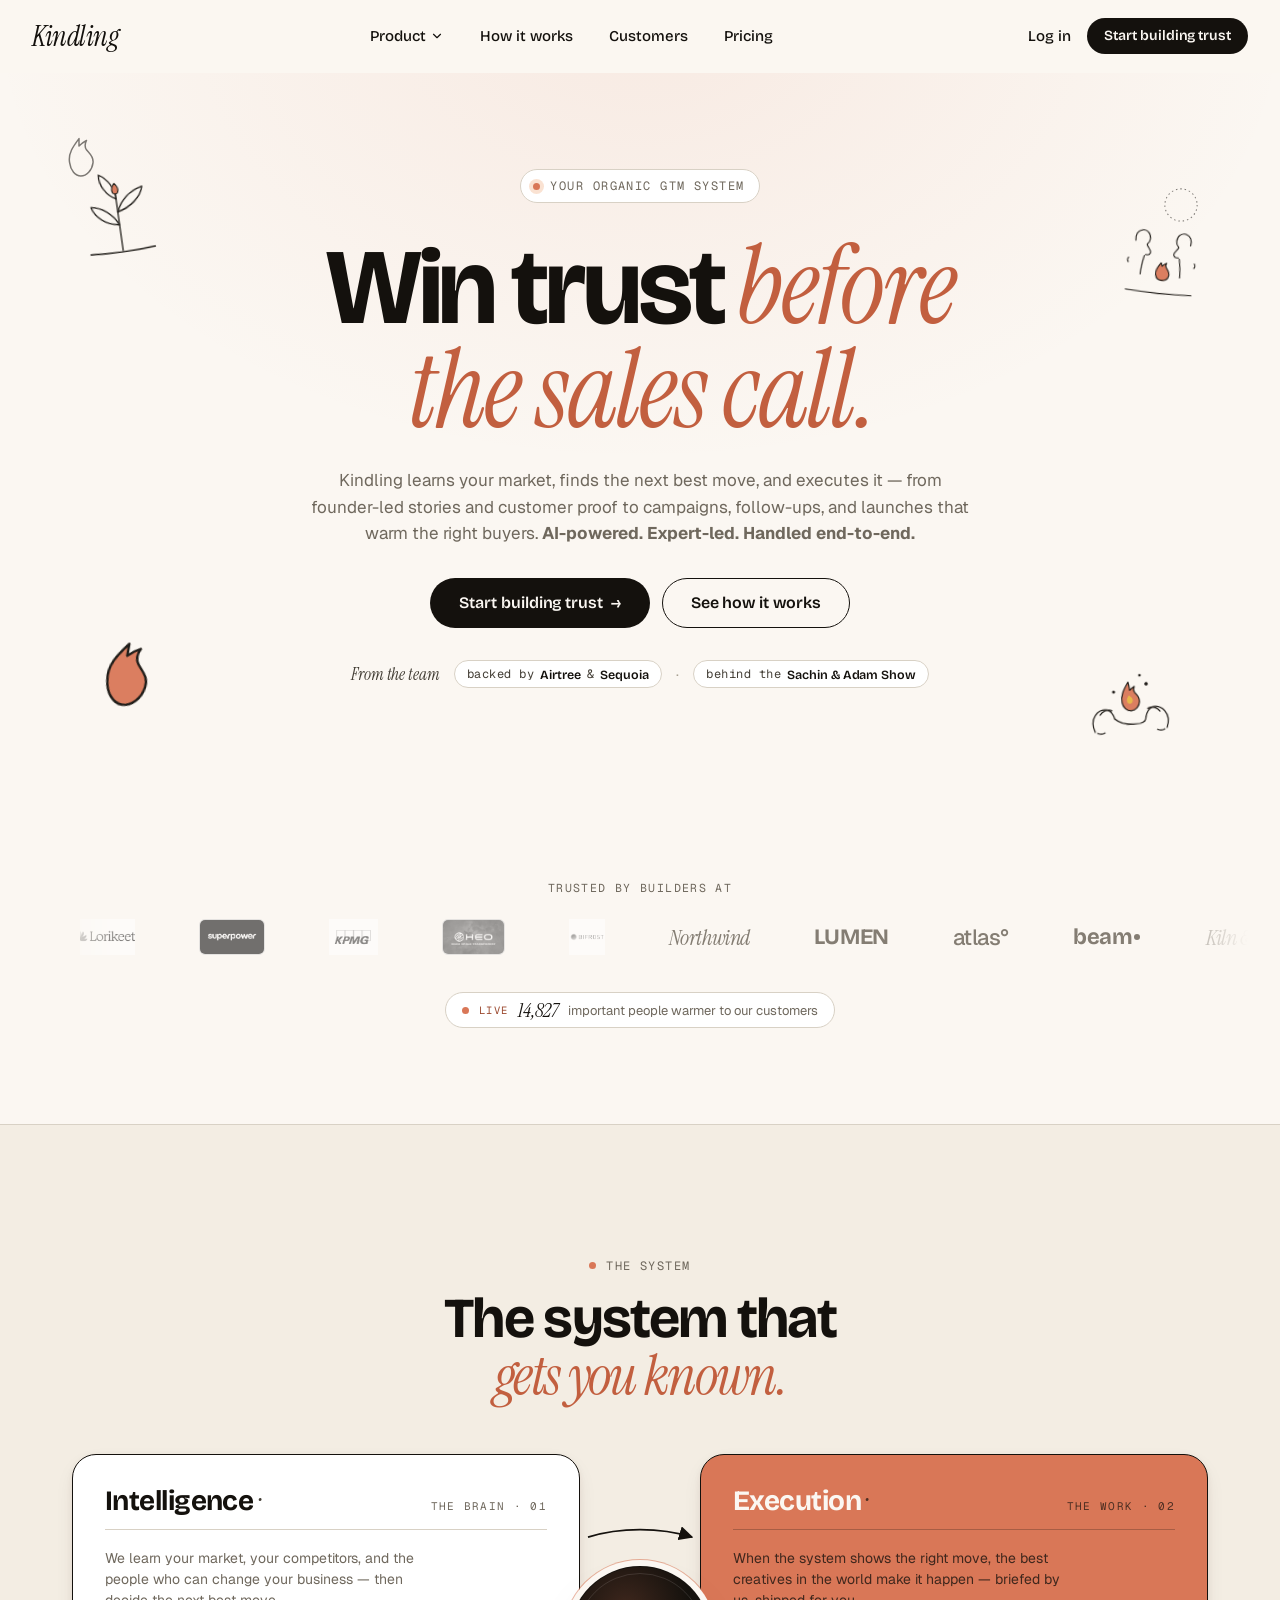
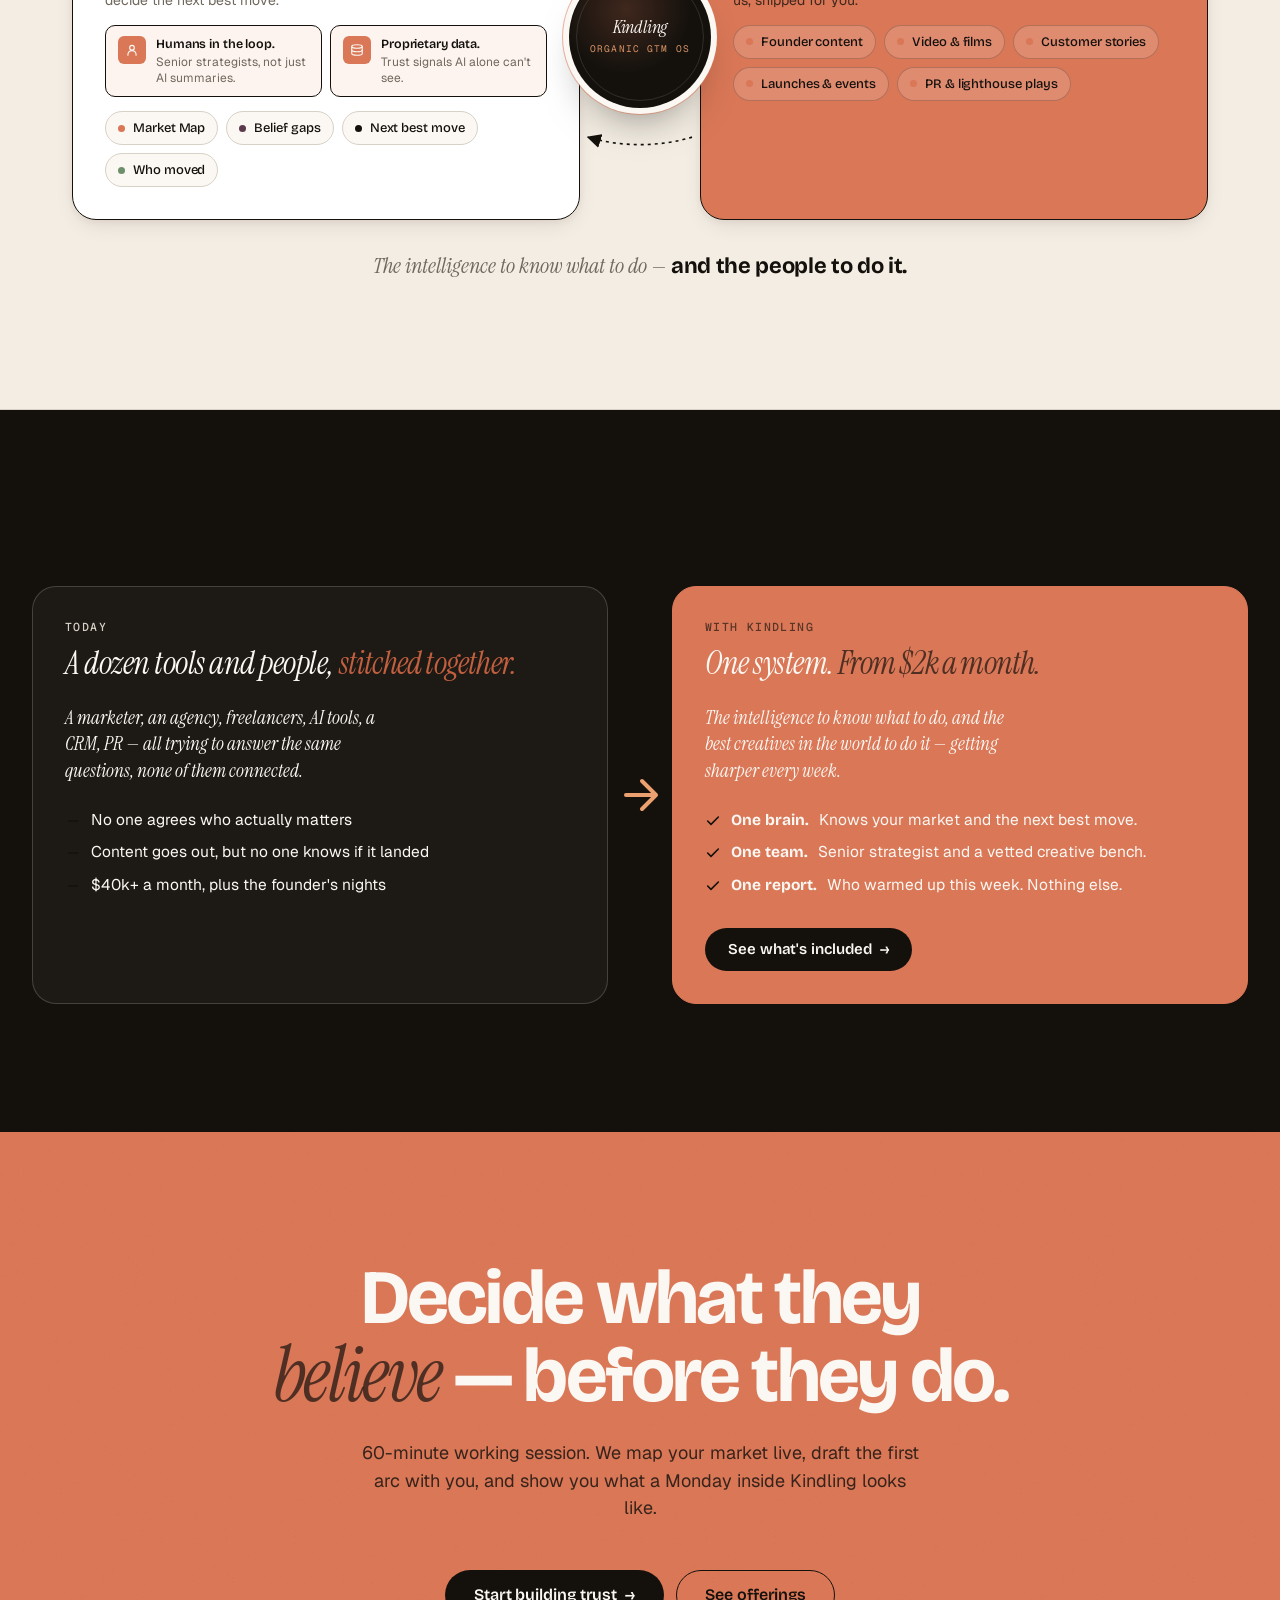
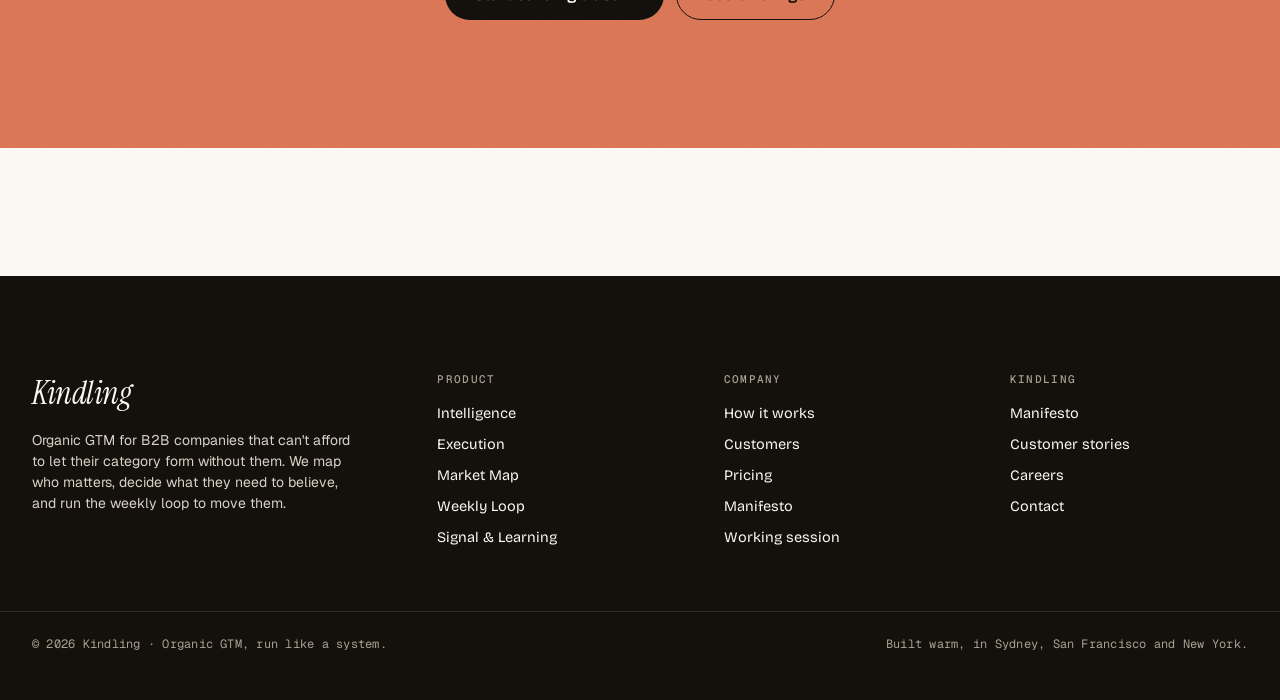
<file: deploy/index.html>
<!doctype html>
<html lang="en">
<head>
<meta charset="utf-8" />
<meta name="viewport" content="width=device-width, initial-scale=1" />
<title>Kindling — Run organic GTM like a system</title>
<template id="__bundler_thumbnail" data-bg-color="#FBF7F2">
  <svg viewBox="0 0 1200 800" xmlns="http://www.w3.org/2000/svg">
    <rect width="1200" height="800" fill="#FBF7F2"/>
    <g transform="translate(600 380)">
      <path d="M0 -180 C -80 -100, -130 -20, -130 60 C -130 150, -70 200, 0 200 C 70 200, 130 150, 130 60 C 130 -20, 80 -100, 0 -180 Z" fill="#D97757" stroke="#14110D" stroke-width="6" stroke-linejoin="round" stroke-linecap="round"/>
      <circle cx="0" cy="100" r="22" fill="#E6B340" opacity="0.85"/>
    </g>
    <text x="600" y="660" text-anchor="middle" font-family="Georgia, serif" font-style="italic" font-size="56" fill="#14110D">Kindling</text>
  </svg>
</template>
<link rel="stylesheet" href="colors_and_type.css" />
<link rel="stylesheet" href="shared.css" />
<style>
  body { background: var(--color-bg); color: var(--color-fg); }
  /* Hand-drawn floating decorations (Clay / Daydream-style) */
  .hero-illus {
    position: absolute;
    pointer-events: none;
    z-index: 1;
    opacity: 0.95;
  }
  .anim-ready .hero-illus {
    opacity: 0.95;
  }
  .hero-illus img { width: 100%; height: 100%; display: block; }
  .hero-illus-1 { top: 8%;  left: 4%;  width: 130px; transform: rotate(-8deg); animation-delay: 0.4s; }
  .hero-illus-2 { top: 18%; right: 5%; width: 110px; transform: rotate(6deg); animation-delay: 0.6s; }
  .hero-illus-3 { bottom: 14%; left: 6%;  width: 92px;  transform: rotate(10deg); animation-delay: 0.8s; }
  .hero-illus-4 { bottom: 8%;  right: 7%; width: 120px; transform: rotate(-4deg); animation-delay: 1.0s; }
  @keyframes heroIllusIn {
    from { opacity: 0; transform: translateY(12px) rotate(var(--from-rot, 0deg)); }
    to   { opacity: 0.95; }
  }
  .hero-illus-1 { animation-name: heroIllus1; }
  .hero-illus-2 { animation-name: heroIllus2; }
  .hero-illus-3 { animation-name: heroIllus3; }
  .hero-illus-4 { animation-name: heroIllus4; }
  @keyframes heroIllus1 { from { opacity: 0; transform: translate(-12px, -8px) rotate(-12deg); } to { opacity: 0.95; transform: rotate(-8deg); } }
  @keyframes heroIllus2 { from { opacity: 0; transform: translate(12px, -8px) rotate(10deg);  } to { opacity: 0.95; transform: rotate(6deg);  } }
  @keyframes heroIllus3 { from { opacity: 0; transform: translate(-12px, 8px)  rotate(14deg); } to { opacity: 0.95; transform: rotate(10deg); } }
  @keyframes heroIllus4 { from { opacity: 0; transform: translate(12px, 8px)  rotate(0deg);   } to { opacity: 0.95; transform: rotate(-4deg); } }

  /* Gentle continuous drift */
  .hero-illus { will-change: transform; }
  .anim-ready .hero-illus-1 { animation: drift1 14s ease-in-out 1s infinite alternate; }
  .anim-ready .hero-illus-2 { animation: drift2 16s ease-in-out 1.2s infinite alternate; }
  .anim-ready .hero-illus-3 { animation: drift3 18s ease-in-out 1.4s infinite alternate; }
  .anim-ready .hero-illus-4 { animation: drift4 15s ease-in-out 1.6s infinite alternate; }
  @keyframes drift1 { to { transform: translate(8px, -6px) rotate(-6deg); } }
  @keyframes drift2 { to { transform: translate(-6px, 8px) rotate(8deg);  } }
  @keyframes drift3 { to { transform: translate(10px, -4px) rotate(7deg); } }
  @keyframes drift4 { to { transform: translate(-10px, -6px) rotate(-2deg);} }
  @media (max-width: 900px) { .hero-illus { display: none; } }
  @media (prefers-reduced-motion: reduce) {
    .hero-illus { animation: none !important; opacity: 0.95 !important; }
  }
  @media (max-width: 900px) {
    .anim-ready .hero-illus-1, .anim-ready .hero-illus-2,
    .anim-ready .hero-illus-3, .anim-ready .hero-illus-4 { animation: none; }
  }

  .hero-inner { z-index: 2; }
  /* Scroll reveal — sections fade in as they enter the viewport */
  .reveal {
    opacity: 1;
    transform: none;
  }
  .anim-ready .reveal {
    opacity: 1;
    transform: none;
  }
  .hero-h .it,
  .ph-h .it,
  .diagram-head h2 .it,
  .cobble h2 .it,
  .cobble-side h4 .it { color: var(--ember-600) !important; }
  .pillar-title .it { color: var(--ink-400) !important; }
  .pillar.right .pillar-title .it,
  .pillar.right .pillar-num,
  .cobble-side.kindling h4 .it,
  .closing h2 .it { color: rgba(20, 17, 13, 0.7) !important; }

  /* ============================================================
     HERO
     ============================================================ */
  .hero {
    position: relative;
    overflow: hidden;
    padding-bottom: var(--space-9);
    min-height: 80vh;
    display: flex;
    align-items: center;
  }
  .hero::after {
    content: "";
    position: absolute;
    inset: -8% -10% auto;
    height: 70%;
    background:
      radial-gradient(ellipse at 50% 0%, rgba(217, 119, 87, 0.10), transparent 60%);
    pointer-events: none; z-index: 0;
  }
  .hero-inner {
    position: relative;
    width: 100%;
    max-width: 1280px;
    margin: 0 auto;
    padding: clamp(var(--space-7), 8vh, var(--space-9)) var(--space-6) var(--space-8);
    margin: 0 auto;
    padding: var(--space-9) var(--space-6) var(--space-7);
    text-align: center;
    display: flex; flex-direction: column; align-items: center;
  }
  .hero-eyebrow,
  .hero-h,
  .hero-lede,
  .hero-cta,
  .trust-built {
    opacity: 1;
    transform: none;
  }
  .anim-ready .hero-eyebrow,
  .anim-ready .hero-h,
  .anim-ready .hero-lede,
  .anim-ready .hero-cta,
  .anim-ready .trust-built {
    opacity: 1;
    transform: none;
  }
  @keyframes heroRise {
    to { opacity: 1; transform: translateY(0); }
  }
  @media (prefers-reduced-motion: reduce) {
    .anim-ready .hero-eyebrow, .anim-ready .hero-h, .anim-ready .hero-lede, .anim-ready .hero-cta, .anim-ready .trust-built {
      animation: none !important; opacity: 1 !important; transform: none !important;
    }
  }

  .hero-eyebrow {
    display: inline-flex; align-items: center; gap: 10px;
    font-family: var(--font-mono); font-size: 12px;
    letter-spacing: var(--tr-eyebrow); text-transform: uppercase;
    color: var(--ink-300);
    padding: 8px 14px 8px 12px;
    border: 1px solid var(--color-line);
    border-radius: var(--radius-pill);
    background: var(--color-bg-elev);
    margin-bottom: var(--space-6);
  }
  .hero-eyebrow .dot {
    width: 7px; height: 7px; border-radius: 50%;
    background: var(--ember-500);
    box-shadow: 0 0 0 4px var(--ember-100);
  }
  .hero-h {
    font-family: var(--font-utility); font-weight: 700;
    font-size: clamp(60px, 8.4vw, 144px);
    line-height: 0.96;
    letter-spacing: -0.04em;
    color: var(--ink-900);
    margin: 0;
    max-width: 16ch;
    text-wrap: balance;
  }
  .hero-h .it {
    font-family: var(--font-display);
    font-style: italic; font-weight: 400;
    letter-spacing: -0.02em;
    color: var(--ember-600);
    margin: 0 -0.04em;
  }
  .hero-lede {
    max-width: 660px;
    margin: var(--space-5) auto var(--space-6);
    font-family: var(--font-body);
    font-size: clamp(17px, 1.2vw, 19px);
    line-height: 1.55;
    color: var(--ink-300);
    text-wrap: pretty;
  }
  .hero-cta { display: flex; gap: var(--space-3); justify-content: center; flex-wrap: wrap; }

  /* Credentials strip */
  .hero-creds {
    margin-top: var(--space-6);
    display: inline-flex; flex-wrap: wrap; align-items: center;
    gap: 10px 14px; justify-content: center;
    font-family: var(--font-mono);
    font-size: 12px;
    letter-spacing: 0.04em;
    color: var(--ink-300);
  }
  .hero-creds .creds-line {
    font-family: var(--font-display);
    font-style: italic;
    font-size: 17px;
    letter-spacing: -0.005em;
    color: var(--ink-400);
  }
  .hero-creds .creds-pill {
    display: inline-flex; align-items: center; gap: 6px;
    padding: 5px 12px;
    background: var(--color-bg-elev);
    border: 1px solid var(--color-line);
    border-radius: var(--radius-pill);
    color: var(--ink-400);
  }
  .hero-creds .creds-pill b {
    color: var(--ink-900);
    font-family: var(--font-utility);
    font-weight: 600;
    font-size: 12.5px;
    letter-spacing: -0.005em;
  }
  .hero-creds .creds-dot {
    color: var(--ink-200);
    font-family: var(--font-body);
    font-size: 14px;
  }
  @media (max-width: 600px) {
    .hero-creds .creds-line { display: block; width: 100%; text-align: center; margin-bottom: 4px; }
    .hero-creds .creds-dot { display: none; }
  }

  /* ============================================================
     LOGO WALL
     ============================================================ */
  .logos {
    padding: var(--space-7) 0 var(--space-9);
    border-bottom: 1px solid var(--color-line);
  }
  .logos-inner { max-width: 1280px; margin: 0 auto; padding: 0 var(--space-6); text-align: center; }
  .logos-eyebrow {
    font-family: var(--font-mono); font-size: 11.5px;
    letter-spacing: var(--tr-eyebrow); text-transform: uppercase;
    color: var(--ink-300); margin-bottom: var(--space-5);
  }
  .logos-row {
    display: flex; flex-wrap: wrap; justify-content: center; align-items: center;
    gap: var(--space-7) var(--space-8);
  }
  .logo-img {
    height: 36px; width: auto; max-width: 180px;
    object-fit: contain;
    filter: grayscale(100%) opacity(0.55);
    transition: filter var(--dur-base) var(--ease-out);
    flex: none;
  }
  .logo-img.dark {
    border-radius: 6px;
    border: 1px solid var(--color-line);
    background: var(--color-bg-elev);
  }
  .logo-img:hover { filter: grayscale(0%) opacity(1); }

  /* ---------- Marquee ---------- */
  .marquee {
    position: relative;
    overflow: hidden;
    width: 100%;
    mask-image: linear-gradient(to right, transparent 0, #000 96px, #000 calc(100% - 96px), transparent 100%);
    -webkit-mask-image: linear-gradient(to right, transparent 0, #000 96px, #000 calc(100% - 96px), transparent 100%);
  }
  .marquee-track {
    display: inline-flex;
    align-items: center;
    gap: 0;
    animation: marquee-scroll 60s linear infinite;
    will-change: transform;
  }
  .marquee-set {
    display: inline-flex;
    align-items: center;
    gap: var(--space-8);
    padding: 0 var(--space-7);
    flex: none;
  }
  @keyframes marquee-scroll {
    from { transform: translateX(0); }
    to   { transform: translateX(-50%); }
  }
  .marquee:hover .marquee-track { animation-play-state: paused; }

  .logo-text {
    font-size: 22px;
    color: var(--ink-300);
    opacity: 0.85;
    letter-spacing: -0.02em;
    white-space: nowrap;
    flex: none;
    transition: opacity var(--dur-base) var(--ease-out), color var(--dur-base) var(--ease-out);
  }
  .logo-text:hover { color: var(--ink-900); opacity: 1; }
  .logo-text.serif { font-family: var(--font-display); font-style: italic; }
  .logo-text.utility { font-family: var(--font-utility); font-weight: 700; }
  .logo-text.body { font-family: var(--font-body); font-weight: 500; }
  .logo-text .d { display: inline-block; width: 6px; height: 6px; border-radius: 50%; background: currentColor; margin: 0 2px 3px; vertical-align: middle; }
  @media (max-width: 700px) {
    .logos-row { gap: var(--space-5) var(--space-6); }
    .logo-img { height: 28px; }
  }

  /* ---------- Live trust ticker ---------- */
  .trust-built {
    margin: var(--space-6) auto 0;
    display: inline-flex;
    align-items: center;
    gap: 10px;
    padding: 7px 16px;
    background: var(--color-bg-elev);
    border: 1px solid var(--color-line);
    border-radius: var(--radius-pill);
  }
  .tb-pulse {
    width: 7px; height: 7px;
    border-radius: 50%;
    background: var(--ember-500);
    box-shadow: 0 0 0 0 rgba(217, 119, 87, 0.55);
    animation: tb-pulse 2.2s var(--ease-out) infinite;
  }
  @keyframes tb-pulse {
    0%, 100% { box-shadow: 0 0 0 0 rgba(217, 119, 87, 0.55); }
    50%      { box-shadow: 0 0 0 6px rgba(217, 119, 87, 0); }
  }
  .tb-eyebrow {
    font-family: var(--font-mono);
    font-size: 10.5px;
    letter-spacing: var(--tr-eyebrow);
    text-transform: uppercase;
    color: var(--ember-700);
  }
  .tb-num {
    font-family: var(--font-display);
    font-style: italic;
    font-weight: 400;
    font-size: 20px;
    line-height: 1;
    letter-spacing: -0.01em;
    color: var(--ink-900);
  }
  .tb-figure { transition: color var(--dur-base) var(--ease-out); }
  .tb-figure.is-ticking { color: var(--ember-600); }
  .tb-caption {
    font-family: var(--font-body);
    font-size: 13px;
    color: var(--ink-300);
    line-height: 1;
  }

  /* ============================================================
     PROBLEM
     ============================================================ */
  .problem {
    padding: clamp(80px, 14vh, 160px) 0;
    border-bottom: 1px solid var(--color-line);
    background: var(--parchment-50);
  }
  .problem-inner {
    max-width: 1080px; margin: 0 auto;
    padding: 0 var(--space-6);
  }
  .problem-eyebrow {
    display: inline-flex; align-items: center; gap: 10px;
    font-family: var(--font-mono); font-size: 12px;
    letter-spacing: var(--tr-eyebrow); text-transform: uppercase;
    color: var(--ink-300); margin-bottom: var(--space-5);
  }
  .problem-eyebrow .dot { width: 7px; height: 7px; border-radius: 50%; background: var(--ember-500); }
  .problem-statement {
    margin: 0;
    font-family: var(--font-utility); font-weight: 700;
    font-size: clamp(32px, 4.6vw, 64px);
    line-height: 1.04; letter-spacing: -0.03em;
    color: var(--ink-900);
    text-wrap: balance;
    max-width: 20ch;
  }
  .problem-statement .it {
    font-family: var(--font-display); font-style: italic; font-weight: 400;
    color: var(--ember-600); letter-spacing: -0.015em;
  }

  /* ============================================================
     DIAGRAM (Intelligence ↔ Execution)
     ============================================================ */
  .diagram-section {
    padding: var(--space-10) 0;
    background: var(--parchment-100);
    border-bottom: 1px solid var(--color-line);
  }
  .diagram-head {
    max-width: 1100px; margin: 0 auto var(--space-7);
    padding: 0 var(--space-6); text-align: center;
  }
  .diagram-head .eyebrow {
    font-family: var(--font-mono); font-size: 12px;
    letter-spacing: var(--tr-eyebrow); text-transform: uppercase;
    color: var(--ink-300); display: inline-flex; align-items: center; gap: 10px;
    margin-bottom: var(--space-4);
  }
  .diagram-head .eyebrow .dot { width: 7px; height: 7px; border-radius: 50%; background: var(--ember-500); }
  .diagram-head h2 {
    font-family: var(--font-utility); font-weight: 700;
    font-size: clamp(36px, 4.4vw, 64px); line-height: 1.02;
    letter-spacing: -0.03em; margin: 0;
    color: var(--ink-900); text-wrap: balance;
    max-width: 18ch; margin-inline: auto;
  }
  .diagram-head h2 .it {
    font-family: var(--font-display); font-style: italic; font-weight: 400;
    color: var(--ember-600);
  }

  .diagram { position: relative; width: 100%; max-width: 1200px; margin: 0 auto; padding: 0 var(--space-6); }
  .diagram-grid {
    display: grid;
    grid-template-columns: 1fr 120px 1fr;
    gap: 0;
    align-items: stretch;
  }
  @media (max-width: 900px) {
    .diagram-grid { grid-template-columns: 1fr; gap: 24px; }
  }

  .pillar {
    position: relative;
    background: var(--color-bg-elev);
    border: 1.5px solid var(--ink-900);
    border-radius: var(--radius-xl);
    padding: var(--space-6);
    text-align: left;
    box-shadow: var(--shadow-md);
  }
  .pillar.right {
    background: var(--ember-500);
    border-color: var(--ink-900);
    color: var(--parchment-50);
  }
  .pillar-head {
    display: flex; align-items: baseline; justify-content: space-between; gap: 12px;
    border-bottom: 1px solid var(--color-line);
    padding-bottom: 14px;
    margin-bottom: 18px;
  }
  .pillar.right .pillar-head { border-bottom-color: rgba(20, 17, 13, 0.25); }
  .pillar-title {
    font-family: var(--font-utility); font-weight: 700;
    font-size: 28px; letter-spacing: -0.02em; line-height: 1;
    margin: 0; color: var(--ink-900);
  }
  .pillar.right .pillar-title { color: var(--parchment-50); }
  .pillar-title .it { font-family: var(--font-display); font-style: italic; font-weight: 400; color: var(--ember-600); }
  .pillar.right .pillar-title .it { color: var(--ink-900); }
  .pillar-num {
    font-family: var(--font-mono); font-size: 11px;
    letter-spacing: var(--tr-eyebrow); text-transform: uppercase;
    color: var(--ink-300);
  }
  .pillar.right .pillar-num { color: rgba(20, 17, 13, 0.7); }
  .pillar p.sub {
    margin: 0 0 14px;
    font-size: 14px; line-height: 1.5;
    color: var(--ink-300);
    max-width: 38ch;
  }
  .pillar.right p.sub { color: rgba(20, 17, 13, 0.78); }

  /* "Featured" callouts in Intelligence pillar (human + proprietary) */
  .pillar-callouts {
    display: grid; grid-template-columns: 1fr 1fr;
    gap: 8px; margin-bottom: 14px;
  }
  @media (max-width: 600px) { .pillar-callouts { grid-template-columns: 1fr; } }
  .callout {
    border: 1px solid var(--ink-900);
    border-radius: var(--radius-md);
    padding: 10px 12px;
    background: var(--ember-50);
    display: flex; gap: 10px;
    align-items: flex-start;
  }
  .callout .ic {
    flex: none; width: 28px; height: 28px;
    border-radius: var(--radius-sm);
    background: var(--ember-500); color: var(--parchment-50);
    display: grid; place-items: center;
  }
  .callout .ic svg { width: 14px; height: 14px; }
  .callout .body { font-size: 12px; line-height: 1.35; color: var(--ink-900); }
  .callout .body b {
    display: block;
    font-family: var(--font-utility); font-weight: 600;
    font-size: 12.5px; letter-spacing: -0.01em;
    margin-bottom: 1px;
  }
  .callout .body span { color: var(--ink-300); }

  .chips { display: flex; flex-wrap: wrap; gap: 8px; }
  .chip {
    display: inline-flex; align-items: center; gap: 8px;
    padding: 8px 12px;
    border: 1px solid var(--color-line);
    background: var(--color-bg);
    border-radius: var(--radius-pill);
    font-family: var(--font-utility); font-weight: 500; font-size: 13px;
    color: var(--ink-900); letter-spacing: -0.005em; white-space: nowrap;
  }
  .pillar.right .chip {
    background: rgba(251, 247, 242, 0.16);
    border-color: rgba(20, 17, 13, 0.22);
    color: var(--ink-900);
  }
  .chip .d { width: 7px; height: 7px; border-radius: 50%; background: var(--ember-500); }
  .chip[data-tone="plum"] .d { background: var(--plum-500); }
  .chip[data-tone="sage"] .d { background: var(--sage-500); }
  .chip[data-tone="marigold"] .d { background: var(--marigold-500); }
  .chip[data-tone="ink"] .d { background: var(--ink-900); }

  /* Connector */
  .connector { position: relative; display: flex; flex-direction: column; align-items: center; justify-content: center; }
  .connector svg.arrows { position: absolute; inset: 0; width: 100%; height: 100%; overflow: visible; pointer-events: none; }
  .connector .os {
    position: relative;
    width: 140px; height: 140px;
    border-radius: 50%;
    background:
      radial-gradient(circle at 40% 30%, rgba(217, 119, 87, 0.22), transparent 50%),
      var(--ink-900);
    color: var(--parchment-50);
    display: flex; flex-direction: column; align-items: center; justify-content: center;
    gap: 6px;
    box-shadow:
      0 0 0 1px var(--ink-900),
      0 0 0 7px var(--parchment-50),
      0 0 0 8px rgba(217, 119, 87, 0.55),
      0 24px 40px -16px rgba(20, 17, 13, 0.5);
    z-index: 2;
  }
  .connector .os::before {
    content: "";
    position: absolute;
    inset: 6px;
    border-radius: 50%;
    border: 1px solid rgba(251, 247, 242, 0.12);
    pointer-events: none;
  }
  .connector .os svg { width: 38px; height: 38px; margin-top: 2px; }
  .connector .os .label {
    font-family: var(--font-display);
    font-style: italic;
    font-weight: 400;
    font-size: 18px;
    letter-spacing: -0.01em;
    color: var(--parchment-50);
    line-height: 1;
  }
  .connector .os .sublabel {
    font-family: var(--font-mono);
    font-size: 9.5px;
    letter-spacing: var(--tr-eyebrow);
    text-transform: uppercase;
    color: var(--ember-300);
    opacity: 0.9;
  }
  @media (max-width: 900px) {
    .connector { padding: 8px 0; }
    .connector svg.arrows { display: none; }
  }

  .diagram-tagline {
    margin-top: var(--space-6); text-align: center;
    font-family: var(--font-display); font-style: italic;
    font-size: 22px; line-height: 1.3;
    color: var(--ink-300);
  }
  .diagram-tagline b {
    font-family: var(--font-utility); font-style: normal; font-weight: 700;
    color: var(--ink-900); letter-spacing: -0.015em;
  }

  /* ============================================================
     COBBLED-TOGETHER PROBLEM
     ============================================================ */
  .cobble {
    position: relative;
    background: var(--ink-900); color: var(--parchment-50);
    padding: var(--space-10) 0;
    overflow: hidden;
  }
  .cobble-inner {
    max-width: 1280px; margin: 0 auto;
    padding: 0 var(--space-6);
  }
  .cobble-head {
    max-width: 720px; margin: 0 0 var(--space-7);
  }
  .cobble-eyebrow {
    font-family: var(--font-mono); font-size: 12px;
    letter-spacing: var(--tr-eyebrow); text-transform: uppercase;
    color: var(--ember-300);
    margin-bottom: var(--space-4);
    display: inline-flex; align-items: center; gap: 10px;
  }
  .cobble-eyebrow .dot { width: 7px; height: 7px; border-radius: 50%; background: var(--ember-500); }
  .cobble h2 {
    font-family: var(--font-utility); font-weight: 700;
    font-size: clamp(36px, 4.4vw, 64px); line-height: 1.02;
    letter-spacing: -0.03em; color: var(--parchment-50);
    margin: 0 0 var(--space-4); text-wrap: balance;
  }
  .cobble h2 .it { font-family: var(--font-display); font-style: italic; font-weight: 400; color: var(--ember-300); }
  .cobble p.lede {
    font-size: 19px; line-height: 1.55;
    color: var(--ink-100); margin: 0; max-width: 60ch;
  }

  .cobble-compare {
    display: grid; grid-template-columns: 1fr 64px 1fr; gap: 0; align-items: stretch;
    margin-top: var(--space-7);
  }
  @media (max-width: 900px) { .cobble-compare { grid-template-columns: 1fr; } .cobble-arrow { display: none; } }

  .cobble-side {
    border: 1px solid rgba(251,247,242,0.18);
    border-radius: var(--radius-xl);
    padding: var(--space-6);
    background: rgba(251,247,242,0.04);
  }
  .cobble-side.kindling {
    background: var(--ember-500); color: var(--parchment-50);
    border-color: var(--ember-500);
  }
  .cobble-side h3 {
    font-family: var(--font-mono); font-size: 11.5px;
    letter-spacing: var(--tr-eyebrow); text-transform: uppercase;
    color: var(--ink-100); margin: 0 0 var(--space-3);
    font-weight: 500;
  }
  .cobble-side.kindling h3 { color: rgba(20, 17, 13, 0.65); }
  .cobble-side h4 {
    font-family: var(--font-display); font-style: italic; font-weight: 400;
    font-size: 32px; letter-spacing: -0.015em; line-height: 1.1;
    margin: 0 0 var(--space-5);
    color: var(--parchment-50); text-wrap: balance;
  }
  .cobble-side.kindling h4 { color: var(--parchment-50); }
  .cobble-side h4 .it {
    font-family: var(--font-utility); font-style: normal; font-weight: 700;
    color: var(--parchment-50); letter-spacing: -0.025em;
  }
  .cobble-side.kindling h4 .it { color: var(--ink-900); }
  .cobble-side h4 .it { font-family: var(--font-display); font-style: italic; font-weight: 400; color: var(--ink-100); }
  .cobble-side.kindling h4 .it { color: var(--ink-900); }
  /* legacy block remains, suppress duplicate */
  .cobble-side h4 .it.legacy { display: none; }

  /* Messy tool tag list */
  .cobble-tools {
    display: flex; flex-wrap: wrap; gap: 8px;
  }
  .cobble-tool {
    display: inline-flex; align-items: center; gap: 8px;
    padding: 6px 12px;
    border-radius: var(--radius-pill);
    background: rgba(251,247,242,0.08);
    border: 1px solid rgba(251,247,242,0.18);
    font-family: var(--font-utility); font-weight: 500; font-size: 13px;
    color: var(--parchment-50);
  }
  .cobble-tool .x { color: var(--ember-300); font-family: var(--font-mono); font-size: 11px; line-height: 1; }

  /* Five questions header */
  .five-q {
    background: rgba(251, 247, 242, 0.04);
    border: 1px solid rgba(251, 247, 242, 0.15);
    border-radius: var(--radius-xl);
    padding: var(--space-5) var(--space-6);
    margin-bottom: var(--space-7);
    display: grid;
    grid-template-columns: 180px 1fr;
    gap: var(--space-6);
    align-items: center;
  }
  @media (max-width: 760px) { .five-q { grid-template-columns: 1fr; gap: var(--space-3); } }
  .five-q-eyebrow {
    font-family: var(--font-mono); font-size: 11px;
    letter-spacing: var(--tr-eyebrow); text-transform: uppercase;
    color: var(--ink-100);
  }
  .five-q-list {
    list-style: none; margin: 0; padding: 0;
    display: grid; grid-template-columns: repeat(5, 1fr); gap: var(--space-4);
  }
  @media (max-width: 900px) { .five-q-list { grid-template-columns: repeat(2, 1fr); } }
  @media (max-width: 560px) { .five-q-list { grid-template-columns: 1fr; } }
  .five-q-list li {
    display: flex; flex-direction: column; gap: 4px;
    font-family: var(--font-display); font-style: italic;
    font-size: 17px; line-height: 1.25;
    color: var(--parchment-50);
  }
  .five-q-list li span {
    font-family: var(--font-mono); font-style: normal;
    font-size: 10px; letter-spacing: var(--tr-eyebrow); text-transform: uppercase;
    color: var(--ember-300); font-weight: 500;
  }

  /* Cobble stack — clean list of items + price */
  .cobble-stack {
    list-style: none; margin: 0; padding: 0;
    display: flex; flex-direction: column;
  }
  .cobble-stack li {
    display: flex; justify-content: space-between; align-items: baseline;
    gap: var(--space-3);
    padding: 10px 0;
    border-top: 1px solid rgba(251, 247, 242, 0.10);
    color: var(--parchment-50);
  }
  .cobble-stack li:first-child { border-top: none; padding-top: 4px; }
  .cobble-stack li .thing {
    font-family: var(--font-utility); font-weight: 500;
    font-size: 14px; letter-spacing: -0.005em;
    color: var(--parchment-50);
  }
  .cobble-stack li .thing em {
    font-style: normal;
    color: var(--ink-100);
    font-family: var(--font-body); font-weight: 400;
    font-size: 13px; margin-left: 4px;
  }
  .cobble-stack li .cost {
    font-family: var(--font-mono); font-size: 12px;
    color: var(--parchment-50);
    letter-spacing: 0.02em;
    flex: none;
  }
  .cobble-stack li .cost.time {
    color: var(--ink-100);
    font-style: italic;
    font-family: var(--font-display);
    font-size: 14px;
    letter-spacing: 0;
  }

  /* Total row */
  .cobble-total {
    margin-top: var(--space-5);
    padding: var(--space-4) var(--space-4);
    border-top: 2px solid rgba(251, 247, 242, 0.22);
    display: flex; flex-wrap: wrap; align-items: baseline; gap: 10px;
  }
  .cobble-total .t-label {
    font-family: var(--font-mono); font-size: 11px;
    letter-spacing: var(--tr-eyebrow); text-transform: uppercase;
    color: var(--ink-100);
  }
  .cobble-total .t-num {
    font-family: var(--font-utility); font-weight: 700;
    font-size: 36px; letter-spacing: -0.025em; line-height: 1;
    color: var(--parchment-50);
  }
  .cobble-total .t-num em {
    font-style: normal;
    font-family: var(--font-mono); font-weight: 500;
    font-size: 14px;
    color: var(--ink-100); letter-spacing: 0.04em;
    margin-left: 4px;
  }
  .cobble-total .t-tail {
    font-family: var(--font-display); font-style: italic;
    color: var(--ink-100); font-size: 15px;
    flex: 1; min-width: 200px;
  }

  .kindling-lede {
    font-family: var(--font-display); font-style: italic;
    font-size: 19px; line-height: 1.4;
    color: var(--parchment-50);
    margin: 0 0 var(--space-5);
    max-width: 36ch;
  }
  .kindling-foot { margin-top: var(--space-6); }
  .kindling-foot .k-btn--primary {
    background: var(--ink-900); color: var(--parchment-50);
  }
  .kindling-foot .k-btn--primary:hover { background: var(--ink-500); }

  /* Kindling side clean list */
  .cobble-clean {
    list-style: none; margin: 0; padding: 0;
    display: flex; flex-direction: column; gap: 10px;
  }
  .cobble-clean li {
    display: flex; gap: 10px; align-items: flex-start;
    font-size: 15.5px; line-height: 1.45;
    color: var(--parchment-50);
  }
  .cobble-clean li svg { flex: none; margin-top: 4px; width: 16px; height: 16px; color: var(--ink-900); }
  .cobble-clean li b { font-family: var(--font-utility); font-weight: 700; }

  .cobble-arrow {
    display: flex; align-items: center; justify-content: center;
    color: var(--ember-300);
  }
  .cobble-arrow svg { width: 48px; height: 48px; }

  /* ============================================================
     HOW IT WORKS
     ============================================================ */
  .how {
    padding: var(--space-10) 0;
    background: var(--color-bg);
  }
  .how-inner { max-width: 1280px; margin: 0 auto; padding: 0 var(--space-6); }
  .how-head {
    display: grid; grid-template-columns: 1fr 1fr; gap: var(--space-7); align-items: end;
    margin-bottom: var(--space-8);
  }
  @media (max-width: 900px) { .how-head { grid-template-columns: 1fr; } }
  .how-head .eyebrow {
    font-family: var(--font-mono); font-size: 12px;
    letter-spacing: var(--tr-eyebrow); text-transform: uppercase;
    color: var(--ink-300); margin-bottom: var(--space-3);
    display: inline-flex; align-items: center; gap: 10px;
  }
  .how-head .eyebrow .dot { width: 7px; height: 7px; border-radius: 50%; background: var(--ember-500); }
  .how-head h2 {
    font-family: var(--font-utility); font-weight: 700;
    font-size: clamp(40px, 4.4vw, 64px); line-height: 1; letter-spacing: -0.03em;
    margin: 0; max-width: 18ch; text-wrap: balance;
  }
  .how-head h2 .it { font-family: var(--font-display); font-style: italic; font-weight: 400; color: var(--ember-600); }
  .how-head p { font-size: 17px; line-height: 1.55; color: var(--ink-300); margin: 0; max-width: 44ch; }

  .how-steps {
    display: grid;
    grid-template-columns: repeat(5, 1fr);
    gap: 0;
    border-top: 1px solid var(--ink-900);
  }
  @media (max-width: 1080px) { .how-steps { grid-template-columns: repeat(2, 1fr); } }
  @media (max-width: 600px)  { .how-steps { grid-template-columns: 1fr; } }
  .how-step {
    padding: var(--space-6) var(--space-4) var(--space-6) 0;
    border-right: 1px solid var(--color-line);
    position: relative;
    display: flex; flex-direction: column; gap: var(--space-3);
  }
  .how-step:first-child { padding-left: 0; }
  .how-step:last-child { border-right: none; padding-right: 0; }
  @media (max-width: 1080px) {
    .how-step { padding: var(--space-5) var(--space-4); }
    .how-step:nth-child(2n) { border-right: none; }
    .how-step { border-bottom: 1px solid var(--color-line); }
  }
  .how-step .num {
    font-family: var(--font-mono); font-size: 11px;
    letter-spacing: var(--tr-eyebrow); text-transform: uppercase;
    color: var(--ember-600);
    display: inline-flex; align-items: center; gap: 8px;
  }
  .how-step .num .n {
    width: 24px; height: 24px;
    border: 1px solid var(--ember-500);
    border-radius: 50%;
    display: grid; place-items: center;
    color: var(--ember-700); font-weight: 600;
    font-size: 11px;
    background: var(--ember-50);
  }
  .how-step h3 {
    margin: 0;
    font-family: var(--font-utility); font-weight: 700;
    font-size: 22px; letter-spacing: -0.02em; line-height: 1.1;
    color: var(--ink-900); text-wrap: balance;
  }
  .how-step h3 .it { font-family: var(--font-display); font-style: italic; font-weight: 400; color: var(--ember-600); }
  .how-step p {
    margin: 0; font-size: 14.5px; line-height: 1.5;
    color: var(--ink-300); max-width: 32ch;
  }

  .how-footer {
    margin-top: var(--space-8);
    padding: var(--space-6);
    background: var(--ink-900); color: var(--parchment-50);
    border-radius: var(--radius-xl);
    display: flex; align-items: center; justify-content: space-between; gap: var(--space-5);
  }
  @media (max-width: 800px) { .how-footer { flex-direction: column; align-items: flex-start; } }
  .how-footer .text {
    font-family: var(--font-display); font-style: italic;
    font-size: 22px; line-height: 1.35; color: var(--parchment-50);
    max-width: 56ch; margin: 0;
  }
  .how-footer .text b {
    font-family: var(--font-utility); font-style: normal; font-weight: 700;
    color: var(--ember-300); letter-spacing: -0.02em;
  }

  /* ============================================================
     STORYTELLING
     ============================================================ */
  .story {
    position: relative;
    padding: var(--space-10) 0;
    background: var(--ember-500); color: var(--parchment-50);
    overflow: hidden;
  }
  .story .grain {
    position: absolute; inset: 0;
    background-image: url('assets/texture/paper-grain.png');
    background-size: 480px; opacity: 0.5; mix-blend-mode: multiply; pointer-events: none;
  }
  .story-inner {
    position: relative; z-index: 2;
    max-width: 1100px; margin: 0 auto; padding: 0 var(--space-6);
    text-align: center;
  }
  .story-eyebrow {
    font-family: var(--font-mono); font-size: 12px;
    letter-spacing: var(--tr-eyebrow); text-transform: uppercase;
    color: rgba(20, 17, 13, 0.75);
    margin-bottom: var(--space-5);
    display: inline-flex; align-items: center; gap: 10px;
  }
  .story-eyebrow .dot { width: 7px; height: 7px; border-radius: 50%; background: var(--ink-900); }
  .story h2 {
    font-family: var(--font-display); font-style: italic; font-weight: 400;
    font-size: clamp(48px, 6vw, 96px); line-height: 1.02;
    letter-spacing: -0.02em;
    color: var(--parchment-50); margin: 0; text-wrap: balance;
    max-width: 20ch; margin-inline: auto;
  }
  .story h2 b {
    font-family: var(--font-utility); font-style: normal; font-weight: 700;
    color: var(--ink-900); letter-spacing: -0.03em;
  }
  .story p {
    max-width: 640px; margin: var(--space-6) auto 0;
    font-size: 19px; line-height: 1.55;
    color: rgba(20, 17, 13, 0.85);
    text-wrap: pretty;
  }
  .story p b { font-weight: 600; color: var(--ink-900); }

  /* ============================================================
     THREE COLUMNS — Marketing / Sales / Trust
     ============================================================ */
  .new-world {
    padding: var(--space-10) 0;
    background: var(--parchment-50);
    border-bottom: 1px solid var(--color-line);
  }
  .nw-inner { max-width: 1280px; margin: 0 auto; padding: 0 var(--space-6); }
  .nw-head {
    text-align: center; max-width: 880px; margin: 0 auto var(--space-8);
  }
  .nw-head .eyebrow {
    font-family: var(--font-mono); font-size: 12px;
    letter-spacing: var(--tr-eyebrow); text-transform: uppercase;
    color: var(--ink-300); margin-bottom: var(--space-4);
    display: inline-flex; align-items: center; gap: 10px;
  }
  .nw-head .eyebrow .dot { width: 7px; height: 7px; border-radius: 50%; background: var(--ember-500); }
  .nw-head h2 {
    font-family: var(--font-utility); font-weight: 700;
    font-size: clamp(40px, 4.8vw, 72px); line-height: 1; letter-spacing: -0.035em;
    margin: 0; text-wrap: balance; color: var(--ink-900);
  }
  .nw-head h2 .it { font-family: var(--font-display); font-style: italic; font-weight: 400; color: var(--ember-600); }
  .nw-head p { max-width: 60ch; margin: var(--space-5) auto 0; font-size: 18px; line-height: 1.55; color: var(--ink-300); }

  .nw-cols {
    display: grid; grid-template-columns: repeat(3, 1fr); gap: var(--space-5);
  }
  @media (max-width: 900px) { .nw-cols { grid-template-columns: 1fr; } }
  .nw-col {
    background: var(--color-bg-elev);
    border: 1px solid var(--color-line);
    border-radius: var(--radius-xl);
    padding: var(--space-6);
    display: flex; flex-direction: column; gap: var(--space-4);
  }
  .nw-col .tag {
    font-family: var(--font-mono); font-size: 11px;
    letter-spacing: var(--tr-eyebrow); text-transform: uppercase;
    color: var(--ink-300);
    display: inline-flex; align-items: center; gap: 8px;
  }
  .nw-col .tag .ic {
    width: 24px; height: 24px; border-radius: 6px;
    background: var(--ember-50); color: var(--ember-700);
    border: 1px solid var(--ember-100);
    display: grid; place-items: center;
  }
  .nw-col .tag .ic svg { width: 12px; height: 12px; }
  .nw-col h3 {
    font-family: var(--font-utility); font-weight: 700;
    font-size: 26px; letter-spacing: -0.02em; line-height: 1.1;
    margin: 0; color: var(--ink-900);
  }
  .nw-col h3 .it { font-family: var(--font-display); font-style: italic; font-weight: 400; color: var(--ember-600); }
  .nw-col p { margin: 0; font-size: 15px; line-height: 1.55; color: var(--ink-300); }

  .nw-col .old, .nw-col .new {
    padding: 10px 12px;
    border-radius: var(--radius-md);
    font-size: 14px; line-height: 1.4;
  }
  .nw-col .old {
    background: var(--parchment-100);
    border: 1px solid var(--color-line);
    color: var(--ink-300);
    text-decoration: line-through;
    text-decoration-color: var(--ink-200);
    text-decoration-thickness: 1px;
  }
  .nw-col .new {
    background: var(--ember-50);
    border: 1px solid var(--ember-100);
    color: var(--ink-900);
    font-family: var(--font-utility); font-weight: 600;
  }
  .nw-col .old b, .nw-col .new b { font-weight: 600; }

  /* ============================================================
     CLOSING CTA
     ============================================================ */
  .closing {
    position: relative;
    padding: var(--space-10) 0;
    background: var(--ember-500); color: var(--parchment-50);
    overflow: hidden;
    text-align: center;
  }
  .closing .grain {
    position: absolute; inset: 0;
    background-image: url('assets/texture/paper-grain.png');
    background-size: 480px; opacity: 0.5; mix-blend-mode: multiply; pointer-events: none;
  }
  .closing-inner { position: relative; z-index: 2; max-width: 1280px; margin: 0 auto; padding: 0 var(--space-6); }
  .closing h2 {
    font-family: var(--font-utility); font-weight: 700;
    font-size: clamp(48px, 6vw, 96px); line-height: 1; letter-spacing: -0.035em;
    margin: 0 0 var(--space-5); color: var(--parchment-50);
    text-wrap: balance; max-width: 16ch; margin-inline: auto;
  }
  .closing h2 .it { font-family: var(--font-display); font-style: italic; font-weight: 400; color: var(--ink-900); }
  .closing p { max-width: 560px; margin: 0 auto var(--space-7); font-size: 18px; line-height: 1.55; color: rgba(20, 17, 13, 0.82); }
  .closing-cta { display: inline-flex; gap: var(--space-3); flex-wrap: wrap; justify-content: center; }
  .closing-cta .k-btn--primary { background: var(--ink-900); color: var(--parchment-50); }
  .closing-cta .k-btn--ghost { border-color: var(--ink-900); color: var(--ink-900); }
  .closing-cta .k-btn--ghost:hover { background: rgba(20,17,13,0.1); }

  /* background ornaments */
  .bg-deco { position: absolute; pointer-events: none; opacity: 0.55; }
  .bg-deco-1 { top: 60px; left: 4%; width: 56px; }
  .bg-deco-2 { top: 110px; right: 6%; width: 44px; }
</style>
</head>
<body>

<div id="k-header-mount" data-mode="light" data-active=""></div>

<main>

  <!-- ====== HERO ====== -->
  <section class="hero">
    <!-- Floating hand-drawn illustrations — soul of the page -->
    <div class="hero-illus hero-illus-1" aria-hidden="true"><img src="assets/illustration/sapling-ember.svg" alt="" /></div>
    <div class="hero-illus hero-illus-2" aria-hidden="true"><img src="assets/illustration/two-profiles-ember.svg" alt="" /></div>
    <div class="hero-illus hero-illus-3" aria-hidden="true"><img src="assets/illustration/ember-ornament.svg" alt="" /></div>
    <div class="hero-illus hero-illus-4" aria-hidden="true"><img src="assets/illustration/hands-cradling-ember.svg" alt="" /></div>

    <svg class="bg-deco bg-deco-1" viewBox="0 0 60 60" fill="none" aria-hidden="true">
      <path d="M30 6 C 24 14, 18 22, 20 32 C 21 40, 26 46, 32 46 C 38 46, 44 40, 45 32 C 46 25, 41 22, 38 18 C 36 15, 36 12, 38 8 C 34 10, 32 12, 30 14 C 30 10, 30 8, 30 6 Z" fill="none" stroke="#14110D" stroke-width="1.6" stroke-linejoin="round"/>
    </svg>
    <svg class="bg-deco bg-deco-2" viewBox="0 0 60 60" fill="none" aria-hidden="true">
      <circle cx="30" cy="30" r="22" fill="none" stroke="#14110D" stroke-width="1.4" stroke-dasharray="2 4"/>
    </svg>

    <div class="hero-inner">
      <div class="hero-eyebrow">
        <span class="dot"></span>
        Your organic GTM system
      </div>
      <h1 class="hero-h">
        Win trust <span class="it">before the sales call.</span>
      </h1>
      <p class="hero-lede">
        Kindling learns your market, finds the next best move, and executes it — from founder-led stories and customer proof to campaigns, follow-ups, and launches that warm the right buyers. <b>AI-powered. Expert-led. Handled end-to-end.</b>
      </p>
      <div class="hero-cta">
        <a class="k-btn k-btn--primary k-btn--lg" href="#book">
          Start building trust
          <span class="arrow">→</span>
        </a>
        <a class="k-btn k-btn--ghost k-btn--lg" href="product.html">
          See how it works
        </a>
      </div>

      <!-- Credentials strip -->
      <div class="hero-creds" role="note">
        <span class="creds-line">From the team</span>
        <span class="creds-pill">backed by <b>Airtree</b> &amp; <b>Sequoia</b></span>
        <span class="creds-dot">·</span>
        <span class="creds-pill">behind the <b>Sachin &amp; Adam Show</b></span>
      </div>
    </div>
  </section>

  <!-- ====== LOGO WALL ====== -->
  <section class="logos">
    <div class="logos-inner">
      <div class="logos-eyebrow">Trusted by builders at</div>

      <div class="marquee" aria-label="Customer logos">
        <div class="marquee-track">
          <!-- Track 1 -->
          <div class="marquee-set">
            <img src="assets/logos/lorikeet.png"  alt="Lorikeet"   class="logo-img" />
            <img src="assets/logos/superpower.png" alt="Superpower" class="logo-img dark" />
            <img src="assets/logos/kpmg.png"      alt="KPMG"       class="logo-img" />
            <img src="assets/logos/heo.jpeg"      alt="HEO"        class="logo-img dark" />
            <img src="assets/logos/bifrost.png"   alt="Bifrost"    class="logo-img" />
            <span class="logo-text serif">Northwind</span>
            <span class="logo-text utility">LUMEN</span>
            <span class="logo-text body">atlas°</span>
            <span class="logo-text utility">beam<span class="d"></span></span>
            <span class="logo-text serif">Kiln &amp; Co</span>
            <span class="logo-text body">SELAH</span>
            <span class="logo-text utility">orbit/</span>
          </div>
          <!-- Track 2 (duplicate for seamless loop) -->
          <div class="marquee-set" aria-hidden="true">
            <img src="assets/logos/lorikeet.png"  alt="" class="logo-img" />
            <img src="assets/logos/superpower.png" alt="" class="logo-img dark" />
            <img src="assets/logos/kpmg.png"      alt="" class="logo-img" />
            <img src="assets/logos/heo.jpeg"      alt="" class="logo-img dark" />
            <img src="assets/logos/bifrost.png"   alt="" class="logo-img" />
            <span class="logo-text serif">Northwind</span>
            <span class="logo-text utility">LUMEN</span>
            <span class="logo-text body">atlas°</span>
            <span class="logo-text utility">beam<span class="d"></span></span>
            <span class="logo-text serif">Kiln &amp; Co</span>
            <span class="logo-text body">SELAH</span>
            <span class="logo-text utility">orbit/</span>
          </div>
        </div>
      </div>

      <!-- Live trust ticker — minimal Stripe-style line -->
      <div class="trust-built" aria-live="polite">
        <span class="tb-pulse" aria-hidden="true"></span>
        <span class="tb-eyebrow">Live</span>
        <span class="tb-num"><span class="tb-figure" data-counter="people">14,827</span></span>
        <span class="tb-caption">important people warmer to our customers</span>
      </div>
    </div>
  </section>

  <!-- ====== DIAGRAM ====== -->
  <section class="diagram-section reveal" id="system">
    <div class="diagram-head">
      <div class="eyebrow"><span class="dot"></span>The system</div>
      <h2>The system that <span class="it">gets you known.</span></h2>
    </div>
    <div class="diagram">
      <div class="diagram-grid">

        <!-- Intelligence pillar -->
        <div class="pillar">
          <div class="pillar-head">
            <h3 class="pillar-title">Intelligence <span class="it">·</span></h3>
            <span class="pillar-num">The brain · 01</span>
          </div>
          <p class="sub">We learn your market, your competitors, and the people who can change your business — then decide the next best move.</p>

          <div class="pillar-callouts">
            <div class="callout">
              <span class="ic"><svg viewBox="0 0 24 24" fill="none" stroke="currentColor" stroke-width="2" stroke-linecap="round" stroke-linejoin="round"><circle cx="12" cy="8" r="4"/><path d="M5 21v-1a7 7 0 0 1 14 0v1"/></svg></span>
              <div class="body"><b>Humans in the loop.</b><span>Senior strategists, not just AI summaries.</span></div>
            </div>
            <div class="callout">
              <span class="ic"><svg viewBox="0 0 24 24" fill="none" stroke="currentColor" stroke-width="2" stroke-linecap="round" stroke-linejoin="round"><ellipse cx="12" cy="6" rx="9" ry="3"/><path d="M3 6v6a9 3 0 0 0 18 0V6"/><path d="M3 12v6a9 3 0 0 0 18 0v-6"/></svg></span>
              <div class="body"><b>Proprietary data.</b><span>Trust signals AI alone can't see.</span></div>
            </div>
          </div>

          <div class="chips">
            <span class="chip" data-tone="ember"><span class="d"></span>Market Map</span>
            <span class="chip" data-tone="plum"><span class="d"></span>Belief gaps</span>
            <span class="chip" data-tone="ink"><span class="d"></span>Next best move</span>
            <span class="chip" data-tone="sage"><span class="d"></span>Who moved</span>
          </div>
        </div>

        <!-- Connector -->
        <div class="connector" aria-hidden="true">
          <svg class="arrows" viewBox="0 0 120 360" preserveAspectRatio="xMidYMid meet">
            <defs>
              <marker id="arr" viewBox="0 0 10 10" refX="9" refY="5" markerWidth="9" markerHeight="9" orient="auto-start-reverse">
                <path d="M0 0 L 10 5 L 0 10 z" fill="#14110D"/>
              </marker>
            </defs>
            <path d="M 8 80 C 40 70, 80 70, 112 80" fill="none" stroke="#14110D" stroke-width="1.6" marker-end="url(#arr)"/>
            <path d="M 112 280 C 80 290, 40 290, 8 280" fill="none" stroke="#14110D" stroke-width="1.6" marker-end="url(#arr)" stroke-dasharray="3 4"/>
          </svg>
          <div class="os">
            <div class="label">Kindling</div>
            <div class="sublabel">Organic GTM OS</div>
          </div>
        </div>

        <!-- Execution pillar -->
        <div class="pillar right">
          <div class="pillar-head">
            <h3 class="pillar-title">Execution <span class="it">·</span></h3>
            <span class="pillar-num">The work · 02</span>
          </div>
          <p class="sub">When the system shows the right move, the best creatives in the world make it happen — briefed by us, shipped for you.</p>
          <div class="chips">
            <span class="chip"><span class="d"></span>Founder content</span>
            <span class="chip"><span class="d"></span>Video &amp; films</span>
            <span class="chip"><span class="d"></span>Customer stories</span>
            <span class="chip"><span class="d"></span>Launches &amp; events</span>
            <span class="chip"><span class="d"></span>PR &amp; lighthouse plays</span>
          </div>
        </div>
      </div>

      <div class="diagram-tagline">
        The intelligence to know what to do — <b>and the people to do it.</b>
      </div>
    </div>
  </section>

  <!-- ====== BEFORE / AFTER ====== -->
  <section class="cobble reveal">
    <div class="cobble-inner">
      <div class="cobble-compare">

        <!-- The pain -->
        <div class="cobble-side">
          <h3>Today</h3>
          <h4>A dozen tools and people, <span class="it">stitched together.</span></h4>
          <p class="kindling-lede">A marketer, an agency, freelancers, AI tools, a CRM, PR — all trying to answer the same questions, none of them connected.</p>
          <ul class="cobble-clean">
            <li><svg viewBox="0 0 24 24" fill="none" stroke="currentColor" stroke-width="2.4" stroke-linecap="round" stroke-linejoin="round"><line x1="5" y1="12" x2="19" y2="12"/></svg>No one agrees who actually matters</li>
            <li><svg viewBox="0 0 24 24" fill="none" stroke="currentColor" stroke-width="2.4" stroke-linecap="round" stroke-linejoin="round"><line x1="5" y1="12" x2="19" y2="12"/></svg>Content goes out, but no one knows if it landed</li>
            <li><svg viewBox="0 0 24 24" fill="none" stroke="currentColor" stroke-width="2.4" stroke-linecap="round" stroke-linejoin="round"><line x1="5" y1="12" x2="19" y2="12"/></svg>$40k+ a month, plus the founder's nights</li>
          </ul>
        </div>

        <div class="cobble-arrow" aria-hidden="true">
          <svg viewBox="0 0 24 24" fill="none" stroke="currentColor" stroke-width="2" stroke-linecap="round" stroke-linejoin="round">
            <path d="M5 12h14"/>
            <path d="m13 5 7 7-7 7"/>
          </svg>
        </div>

        <!-- The fix -->
        <div class="cobble-side kindling">
          <h3>With Kindling</h3>
          <h4>One system. <span class="it">From $2k a month.</span></h4>
          <p class="kindling-lede">The intelligence to know what to do, and the best creatives in the world to do it — getting sharper every week.</p>
          <ul class="cobble-clean">
            <li><svg viewBox="0 0 24 24" fill="none" stroke="currentColor" stroke-width="2.4" stroke-linecap="round" stroke-linejoin="round"><polyline points="20 6 9 17 4 12"/></svg><b>One brain.</b> Knows your market and the next best move.</li>
            <li><svg viewBox="0 0 24 24" fill="none" stroke="currentColor" stroke-width="2.4" stroke-linecap="round" stroke-linejoin="round"><polyline points="20 6 9 17 4 12"/></svg><b>One team.</b> Senior strategist and a vetted creative bench.</li>
            <li><svg viewBox="0 0 24 24" fill="none" stroke="currentColor" stroke-width="2.4" stroke-linecap="round" stroke-linejoin="round"><polyline points="20 6 9 17 4 12"/></svg><b>One report.</b> Who warmed up this week. Nothing else.</li>
          </ul>
          <div class="kindling-foot">
            <a class="k-btn k-btn--primary" href="offerings.html">See what's included <span class="arrow">→</span></a>
          </div>
        </div>
      </div>
    </div>
  </section>

  <!-- ====== CLOSING CTA ====== -->
  <section class="closing reveal" id="book">
    <div class="grain"></div>
    <div class="closing-inner">
      <h2>Decide what they <span class="it">believe</span> — before they do.</h2>
      <p>60-minute working session. We map your market live, draft the first arc with you, and show you what a Monday inside Kindling looks like.</p>
      <div class="closing-cta">
        <a class="k-btn k-btn--primary k-btn--lg" href="#">Start building trust <span class="arrow">→</span></a>
        <a class="k-btn k-btn--ghost k-btn--lg" href="offerings.html">See offerings</a>
      </div>
    </div>
  </section>

  <div id="k-footer-mount"></div>
</main>

<script src="shared.js"></script>
<script>
  // Enable entrance animations only once JS runs. Until then content is visible by default.
  document.documentElement.classList.add('anim-ready');
  // Cinematic scroll-reveal
  (function() {
    if (!('IntersectionObserver' in window)) {
      document.querySelectorAll('.reveal').forEach(el => el.classList.add('is-in'));
      return;
    }
    const io = new IntersectionObserver((entries) => {
      entries.forEach(e => {
        if (e.isIntersecting) {
          e.target.classList.add('is-in');
          io.unobserve(e.target);
        }
      });
    }, { rootMargin: '0px 0px -10% 0px', threshold: 0.08 });
    document.querySelectorAll('.reveal').forEach(el => io.observe(el));
    setTimeout(() => document.querySelectorAll('.reveal:not(.is-in)').forEach(el => el.classList.add('is-in')), 3000);
  })();
</script>
<script>
  // Cumulative trust counter — ticks up gently to signal live progress
  // without behaving like a vanity-metric ticker.
  (function() {
    const peopleEl = document.querySelector('[data-counter="people"]');
    const figureEl = document.querySelector('.tb-figure');
    if (!peopleEl) return;

    let people = parseInt(peopleEl.textContent.replace(/,/g, ''), 10);

    function format(n) {
      return n.toLocaleString('en-US');
    }

    function tickPeople() {
      // Cumulative — small but persistent. +1–3 every interval.
      const delta = 1 + Math.floor(Math.random() * 3);
      people += delta;
      figureEl.textContent = format(people);
      figureEl.classList.add('is-ticking');
      setTimeout(() => figureEl.classList.remove('is-ticking'), 700);
    }

    function schedule() {
      // Slower cadence than a week-counter — every 12–20s, premium pace.
      const wait = 12000 + Math.random() * 8000;
      setTimeout(() => {
        if (document.visibilityState === 'visible') tickPeople();
        schedule();
      }, wait);
    }

    schedule();
  })();
</script>
</body>
</html>
</file>
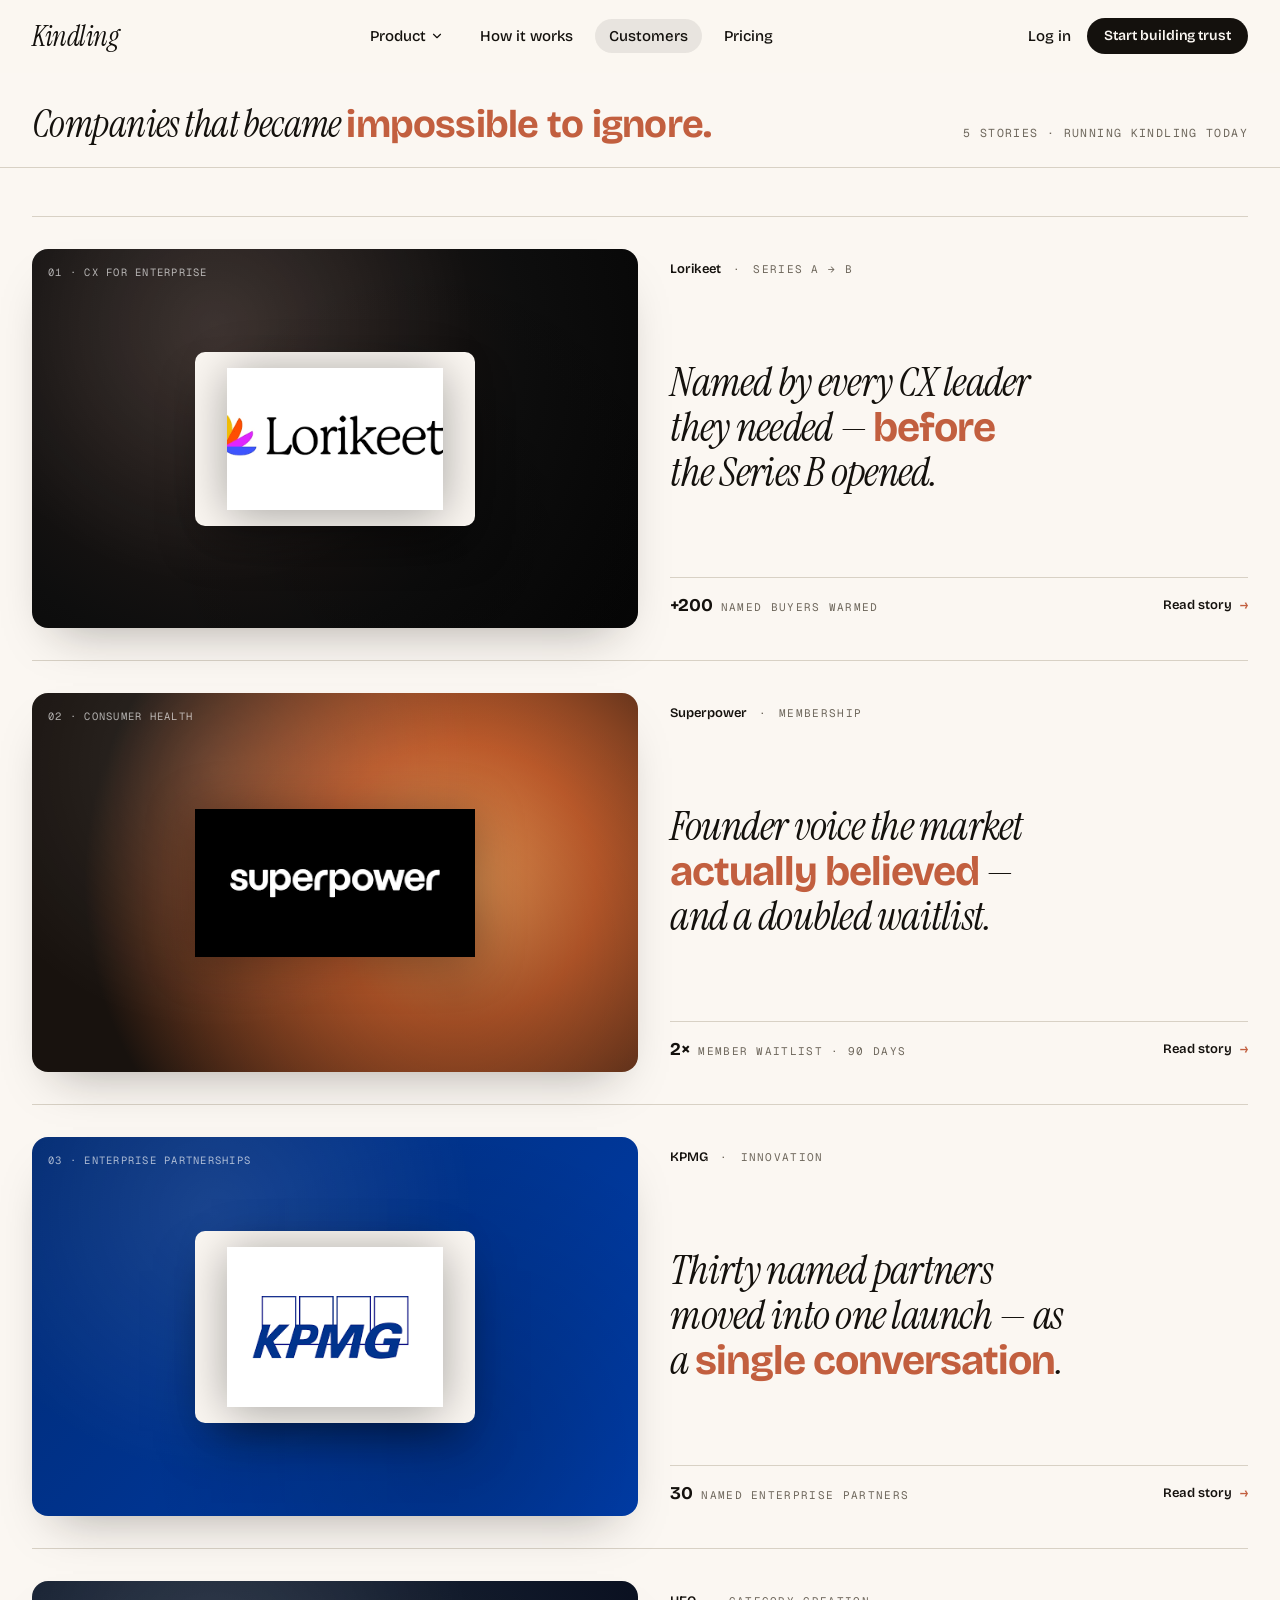
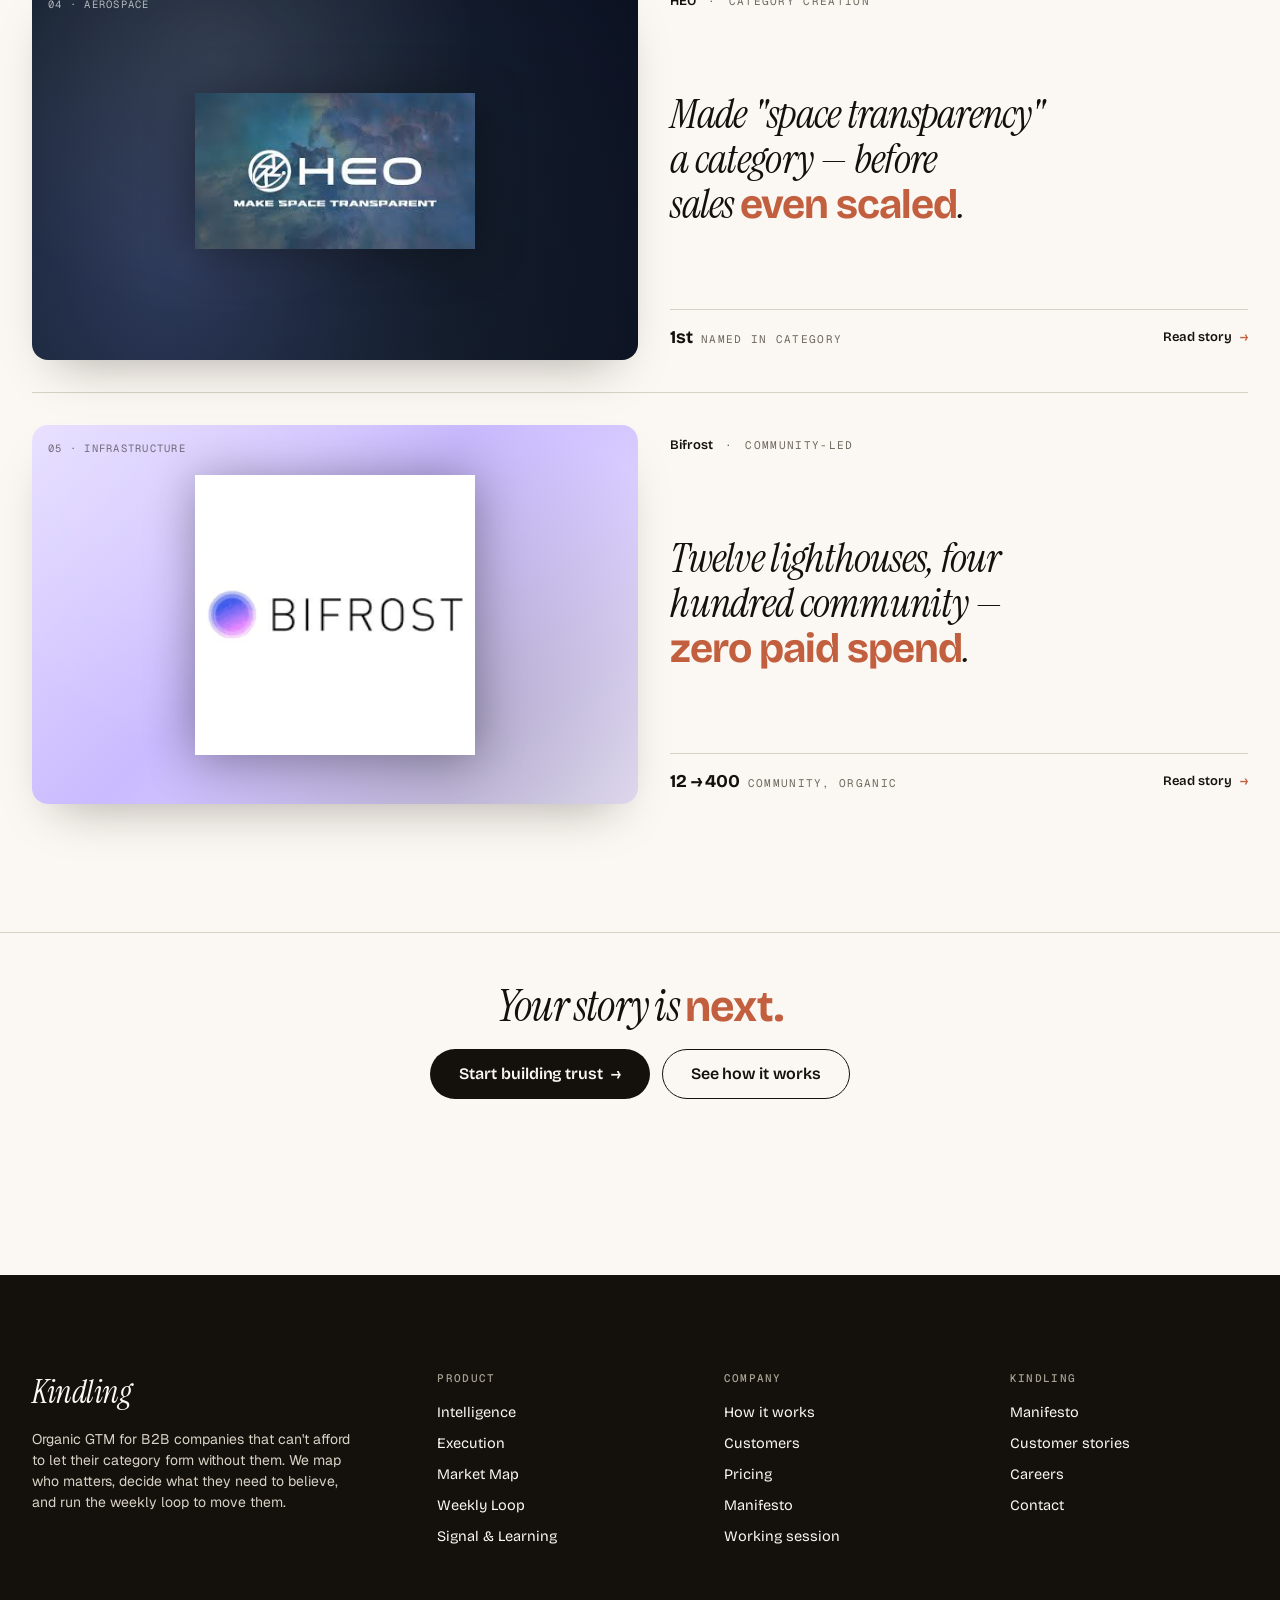
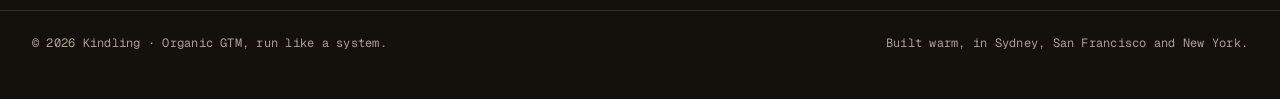
<file: deploy/customers.html>
<!doctype html>
<html lang="en">
<head>
<meta charset="utf-8" />
<meta name="viewport" content="width=device-width, initial-scale=1" />
<title>Kindling — Customers</title>
<link rel="stylesheet" href="colors_and_type.css" />
<link rel="stylesheet" href="shared.css" />
<style>
  body { background: var(--parchment-50); color: var(--ink-900); }

  /* ============== Tight title strip ============== */
  .c-title {
    border-bottom: 1px solid var(--color-line);
    padding: var(--space-6) 0 var(--space-5);
  }
  .c-title-inner {
    max-width: 1280px; margin: 0 auto;
    padding: 0 var(--space-6);
    display: flex; align-items: baseline; justify-content: space-between;
    gap: var(--space-5);
  }
  @media (max-width: 700px) { .c-title-inner { flex-direction: column; align-items: flex-start; gap: var(--space-3); } }
  .c-title h1 {
    margin: 0;
    font-family: var(--font-display); font-style: italic; font-weight: 400;
    font-size: clamp(28px, 3vw, 40px); line-height: 1;
    letter-spacing: -0.015em;
    color: var(--ink-900);
  }
  .c-title h1 b {
    font-family: var(--font-utility); font-style: normal; font-weight: 700;
    color: var(--ember-600); letter-spacing: -0.02em;
  }
  .c-title .sub {
    font-family: var(--font-mono); font-size: 11.5px;
    letter-spacing: var(--tr-eyebrow); text-transform: uppercase;
    color: var(--ink-300);
  }

  /* ============== Stories list ============== */
  .stories { padding: var(--space-7) 0 var(--space-9); }
  .stories-inner { max-width: 1280px; margin: 0 auto; padding: 0 var(--space-6); }

  .story {
    display: grid;
    grid-template-columns: 1.05fr 1fr;
    gap: var(--space-6);
    align-items: stretch;
    padding: var(--space-6) 0;
    border-top: 1px solid var(--color-line);
    text-decoration: none; color: inherit;
    transition: opacity var(--dur-base) var(--ease-out);
  }
  .story:hover .photo { transform: scale(1.01); }
  .story:hover .read { transform: translateX(4px); }
  @media (max-width: 900px) { .story { grid-template-columns: 1fr; gap: var(--space-4); padding: var(--space-5) 0; } }

  /* "Photo" tile — premium gradient + big logo */
  .photo {
    position: relative;
    aspect-ratio: 16 / 10;
    border-radius: var(--radius-lg);
    overflow: hidden;
    display: flex; align-items: center; justify-content: center;
    transition: transform var(--dur-slow) var(--ease-out);
    box-shadow: 0 24px 48px -24px rgba(20,17,13,0.35);
  }
  .photo::before {
    content: "";
    position: absolute; inset: 0;
    background-image: url('assets/texture/paper-grain.png');
    background-size: 460px; opacity: 0.10;
    mix-blend-mode: overlay;
    pointer-events: none;
  }
  .photo::after {
    content: "";
    position: absolute; inset: 0;
    background:
      radial-gradient(circle at 30% 20%, rgba(255,255,255,0.10), transparent 50%),
      radial-gradient(circle at 70% 80%, rgba(0,0,0,0.20), transparent 60%);
    pointer-events: none;
  }
  .photo[data-tone="lorikeet"] {
    background:
      radial-gradient(circle at 32% 28%, #2a1e1a 0%, #0E0E0E 60%, #050505 100%);
  }
  .photo[data-tone="superpower"] {
    background:
      radial-gradient(circle at 70% 50%, #f6a35c 0%, #c25d2c 30%, #18120e 80%);
  }
  .photo[data-tone="kpmg"] {
    background:
      linear-gradient(135deg, #002a73 0%, #00338D 45%, #003fb0 100%);
  }
  .photo[data-tone="heo"] {
    background:
      radial-gradient(circle at 25% 75%, #2d3a5c 0%, #182335 50%, #0a1020 100%);
  }
  .photo[data-tone="bifrost"] {
    background:
      linear-gradient(135deg, #e7e0ff 0%, #cabaff 45%, #efe9ff 100%);
  }

  .photo-tag {
    position: absolute; top: var(--space-4); left: var(--space-4);
    font-family: var(--font-mono); font-size: 10.5px;
    letter-spacing: var(--tr-eyebrow); text-transform: uppercase;
    color: rgba(255,255,255,0.65); z-index: 2;
  }
  .photo[data-tone="bifrost"] .photo-tag { color: rgba(20,17,13,0.55); }

  .photo-logo {
    position: relative; z-index: 2;
    width: min(55%, 280px);
  }
  .photo-logo img {
    width: 100%; height: auto; display: block;
    filter: drop-shadow(0 4px 24px rgba(0,0,0,0.35));
  }
  .photo[data-tone="lorikeet"] .photo-logo,
  .photo[data-tone="kpmg"] .photo-logo {
    background: var(--parchment-50);
    border-radius: var(--radius-md);
    padding: var(--space-4) var(--space-6);
    box-shadow: 0 24px 48px -16px rgba(0,0,0,0.5);
  }

  /* Copy block */
  .story-copy {
    display: flex; flex-direction: column; justify-content: space-between;
    padding: var(--space-3) 0;
    gap: var(--space-5);
  }
  .meta {
    display: flex; align-items: baseline; gap: var(--space-3);
    font-family: var(--font-mono); font-size: 11px;
    letter-spacing: var(--tr-eyebrow); text-transform: uppercase;
    color: var(--ink-300);
  }
  .meta b { color: var(--ink-900); font-weight: 600; font-family: var(--font-utility); font-size: 13px; text-transform: none; letter-spacing: -0.005em; }

  .value {
    font-family: var(--font-display); font-style: italic; font-weight: 400;
    font-size: clamp(28px, 3.2vw, 44px); line-height: 1.1;
    letter-spacing: -0.018em;
    color: var(--ink-900); margin: 0;
    text-wrap: balance;
    max-width: 22ch;
  }
  .value b {
    font-family: var(--font-utility); font-style: normal; font-weight: 700;
    color: var(--ember-600); letter-spacing: -0.025em;
  }

  .bottom {
    display: flex; align-items: center; justify-content: space-between;
    gap: var(--space-3);
    padding-top: var(--space-4);
    border-top: 1px solid var(--color-line);
  }
  .stat {
    font-family: var(--font-mono); font-size: 11px;
    letter-spacing: var(--tr-eyebrow); text-transform: uppercase;
    color: var(--ink-300);
  }
  .stat b {
    font-family: var(--font-utility); font-weight: 700;
    font-size: 18px; letter-spacing: -0.015em;
    color: var(--ink-900); text-transform: none;
  }
  .read {
    display: inline-flex; align-items: center; gap: 8px;
    font-family: var(--font-utility); font-weight: 600;
    font-size: 13px; color: var(--ink-900);
    transition: transform var(--dur-base) var(--ease-out);
  }
  .read .arrow { color: var(--ember-600); }

  /* ============== Tiny CTA ============== */
  .cta-band {
    border-top: 1px solid var(--color-line);
    padding: var(--space-7) 0;
    text-align: center;
  }
  .cta-band p {
    font-family: var(--font-display); font-style: italic; font-weight: 400;
    font-size: clamp(28px, 3.4vw, 44px); line-height: 1.15;
    letter-spacing: -0.018em; color: var(--ink-900);
    margin: 0 0 var(--space-4); max-width: 22ch; margin-inline: auto;
  }
  .cta-band p b { font-family: var(--font-utility); font-style: normal; font-weight: 700; color: var(--ember-600); }
  .cta-band .acts { display: inline-flex; gap: var(--space-3); flex-wrap: wrap; justify-content: center; }
</style>
</head>
<body>

<div id="k-header-mount" data-mode="light" data-active="customers"></div>

<main>

  <!-- Tight title strip -->
  <section class="c-title">
    <div class="c-title-inner">
      <h1>Companies that became <b>impossible to ignore.</b></h1>
      <div class="sub">5 stories · running Kindling today</div>
    </div>
  </section>

  <!-- Stories -->
  <section class="stories">
    <div class="stories-inner">

      <a class="story" href="#story-lorikeet">
        <div class="photo" data-tone="lorikeet">
          <span class="photo-tag">01 · CX for enterprise</span>
          <div class="photo-logo"><img src="assets/logos/lorikeet.png" alt="Lorikeet" /></div>
        </div>
        <div class="story-copy">
          <div class="meta"><b>Lorikeet</b><span>·</span>Series A → B</div>
          <p class="value">Named by every CX leader they needed — <b>before</b> the Series B opened.</p>
          <div class="bottom">
            <div class="stat"><b>+200</b> named buyers warmed</div>
            <span class="read">Read story <span class="arrow">→</span></span>
          </div>
        </div>
      </a>

      <a class="story" href="#story-superpower">
        <div class="photo" data-tone="superpower">
          <span class="photo-tag">02 · Consumer health</span>
          <div class="photo-logo"><img src="assets/logos/superpower.png" alt="Superpower" /></div>
        </div>
        <div class="story-copy">
          <div class="meta"><b>Superpower</b><span>·</span>Membership</div>
          <p class="value">Founder voice the market <b>actually believed</b> — and a doubled waitlist.</p>
          <div class="bottom">
            <div class="stat"><b>2×</b> member waitlist · 90 days</div>
            <span class="read">Read story <span class="arrow">→</span></span>
          </div>
        </div>
      </a>

      <a class="story" href="#story-kpmg">
        <div class="photo" data-tone="kpmg">
          <span class="photo-tag">03 · Enterprise partnerships</span>
          <div class="photo-logo"><img src="assets/logos/kpmg.png" alt="KPMG" /></div>
        </div>
        <div class="story-copy">
          <div class="meta"><b>KPMG</b><span>·</span>Innovation</div>
          <p class="value">Thirty named partners moved into one launch — as a <b>single conversation</b>.</p>
          <div class="bottom">
            <div class="stat"><b>30</b> named enterprise partners</div>
            <span class="read">Read story <span class="arrow">→</span></span>
          </div>
        </div>
      </a>

      <a class="story" href="#story-heo">
        <div class="photo" data-tone="heo">
          <span class="photo-tag">04 · Aerospace</span>
          <div class="photo-logo"><img src="assets/logos/heo.jpeg" alt="HEO" /></div>
        </div>
        <div class="story-copy">
          <div class="meta"><b>HEO</b><span>·</span>Category creation</div>
          <p class="value">Made "space transparency" a category — before sales <b>even scaled</b>.</p>
          <div class="bottom">
            <div class="stat"><b>1st</b> named in category</div>
            <span class="read">Read story <span class="arrow">→</span></span>
          </div>
        </div>
      </a>

      <a class="story" href="#story-bifrost">
        <div class="photo" data-tone="bifrost">
          <span class="photo-tag">05 · Infrastructure</span>
          <div class="photo-logo"><img src="assets/logos/bifrost.png" alt="Bifrost" /></div>
        </div>
        <div class="story-copy">
          <div class="meta"><b>Bifrost</b><span>·</span>Community-led</div>
          <p class="value">Twelve lighthouses, four hundred community — <b>zero paid spend</b>.</p>
          <div class="bottom">
            <div class="stat"><b>12 → 400</b> community, organic</div>
            <span class="read">Read story <span class="arrow">→</span></span>
          </div>
        </div>
      </a>

    </div>
  </section>

  <!-- Tiny CTA -->
  <section class="cta-band">
    <p>Your story is <b>next.</b></p>
    <div class="acts">
      <a class="k-btn k-btn--primary k-btn--lg" href="#">Start building trust <span class="arrow">→</span></a>
      <a class="k-btn k-btn--ghost k-btn--lg" href="how-it-works.html" style="border-color: var(--ink-900); color: var(--ink-900);">See how it works</a>
    </div>
  </section>

  <div id="k-footer-mount"></div>
</main>

<script src="shared.js"></script>
</body>
</html>
</file>
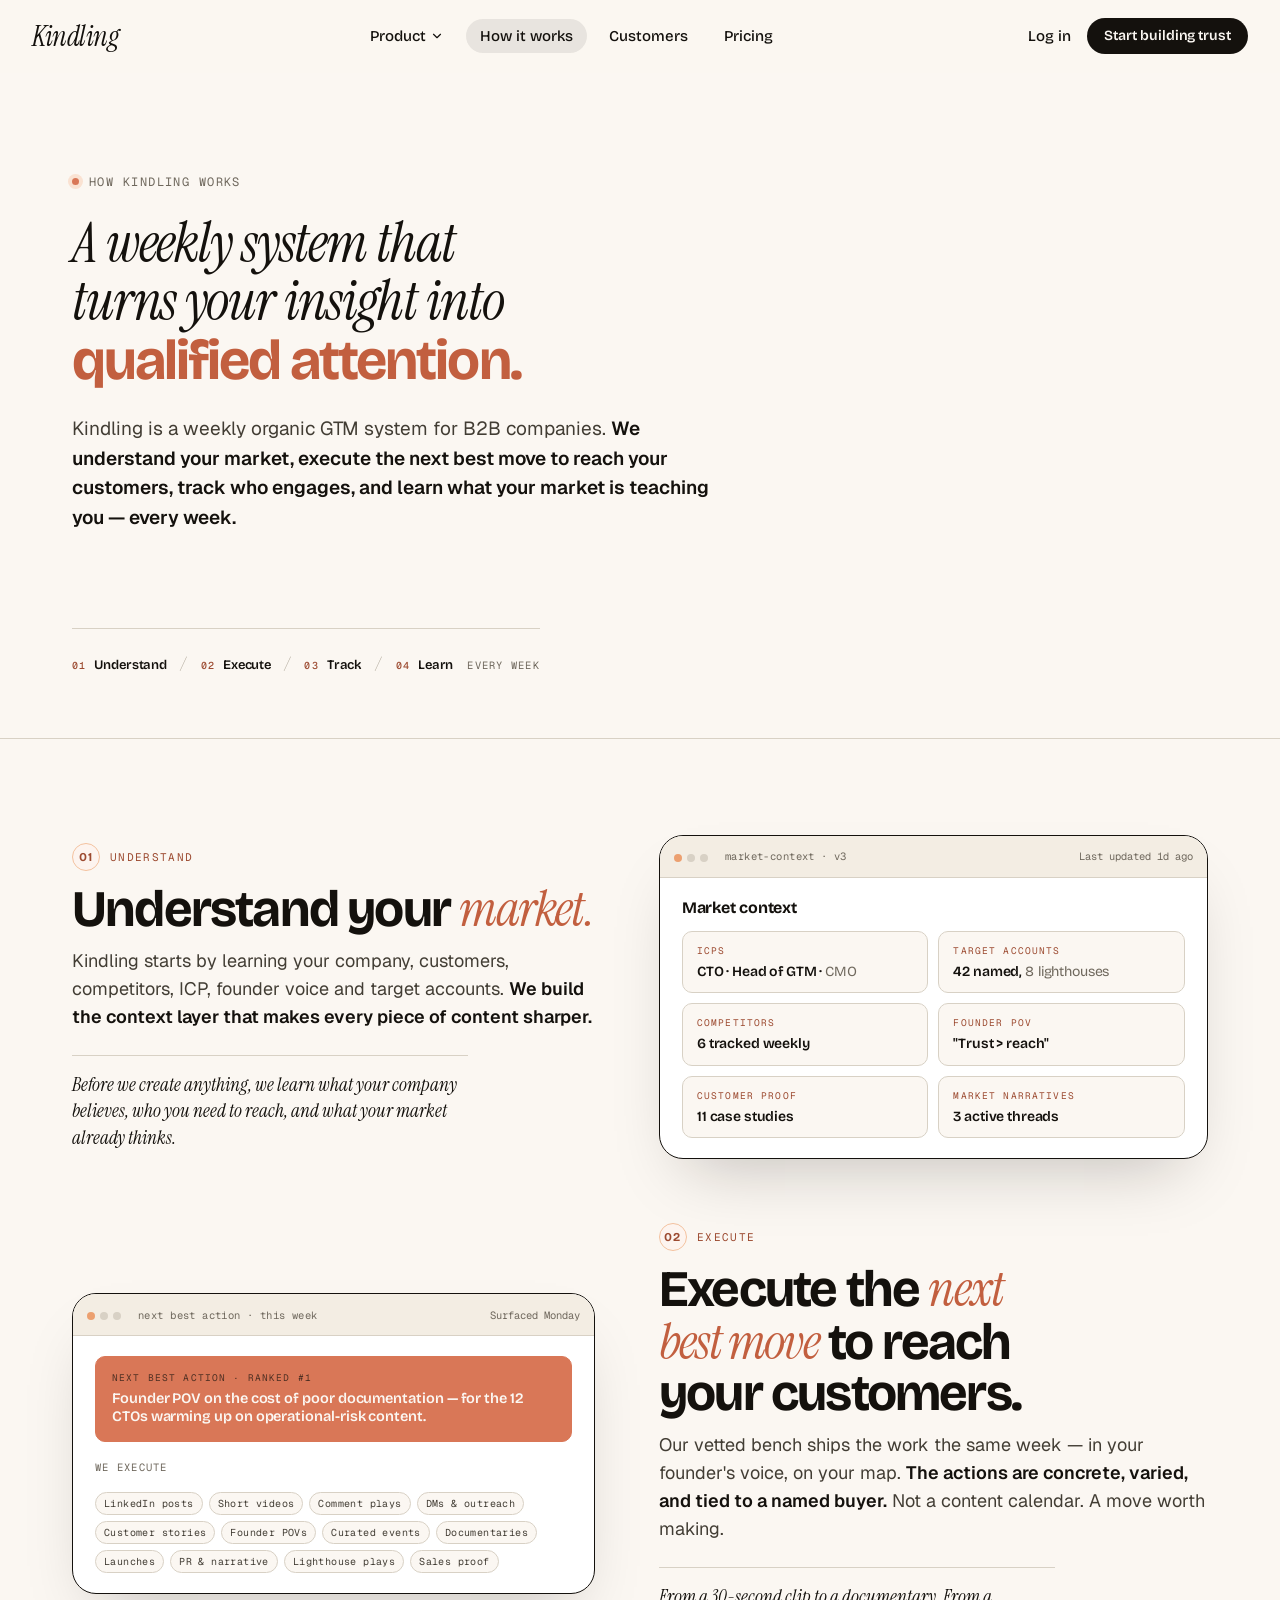
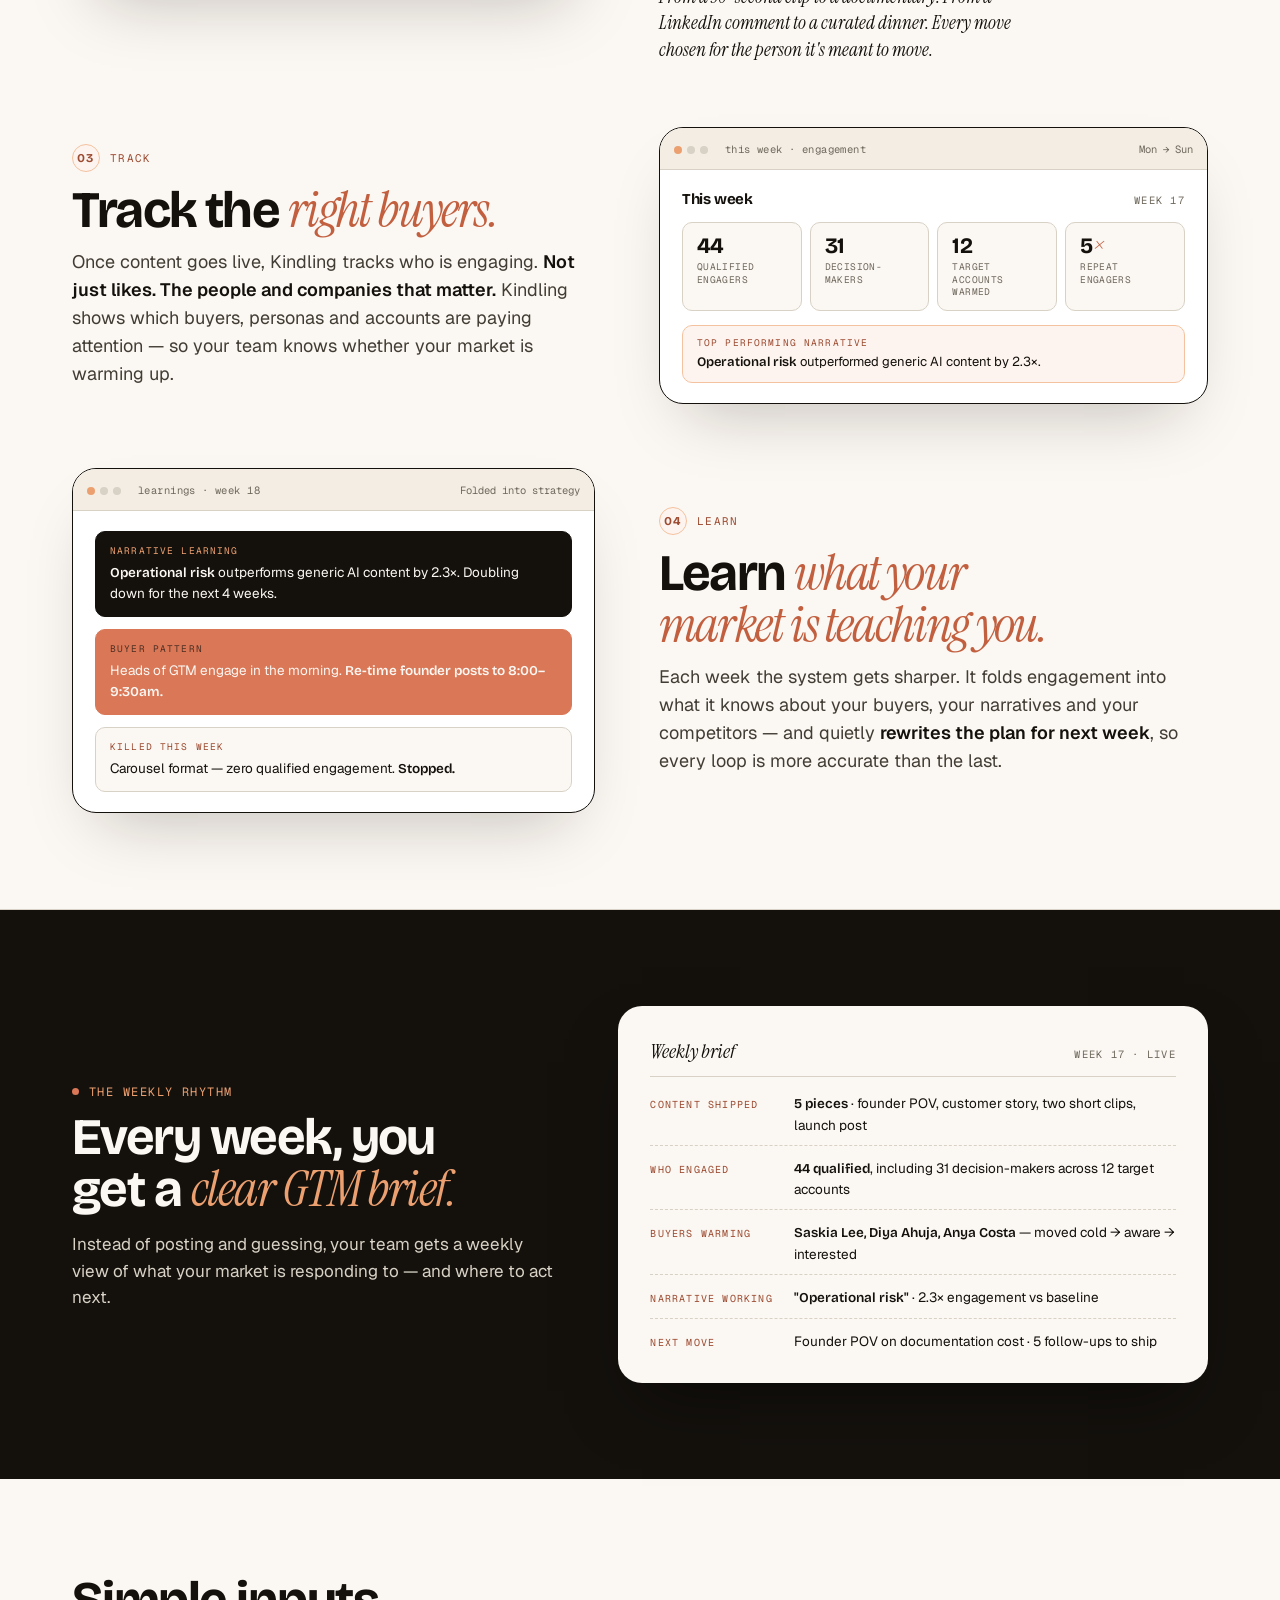
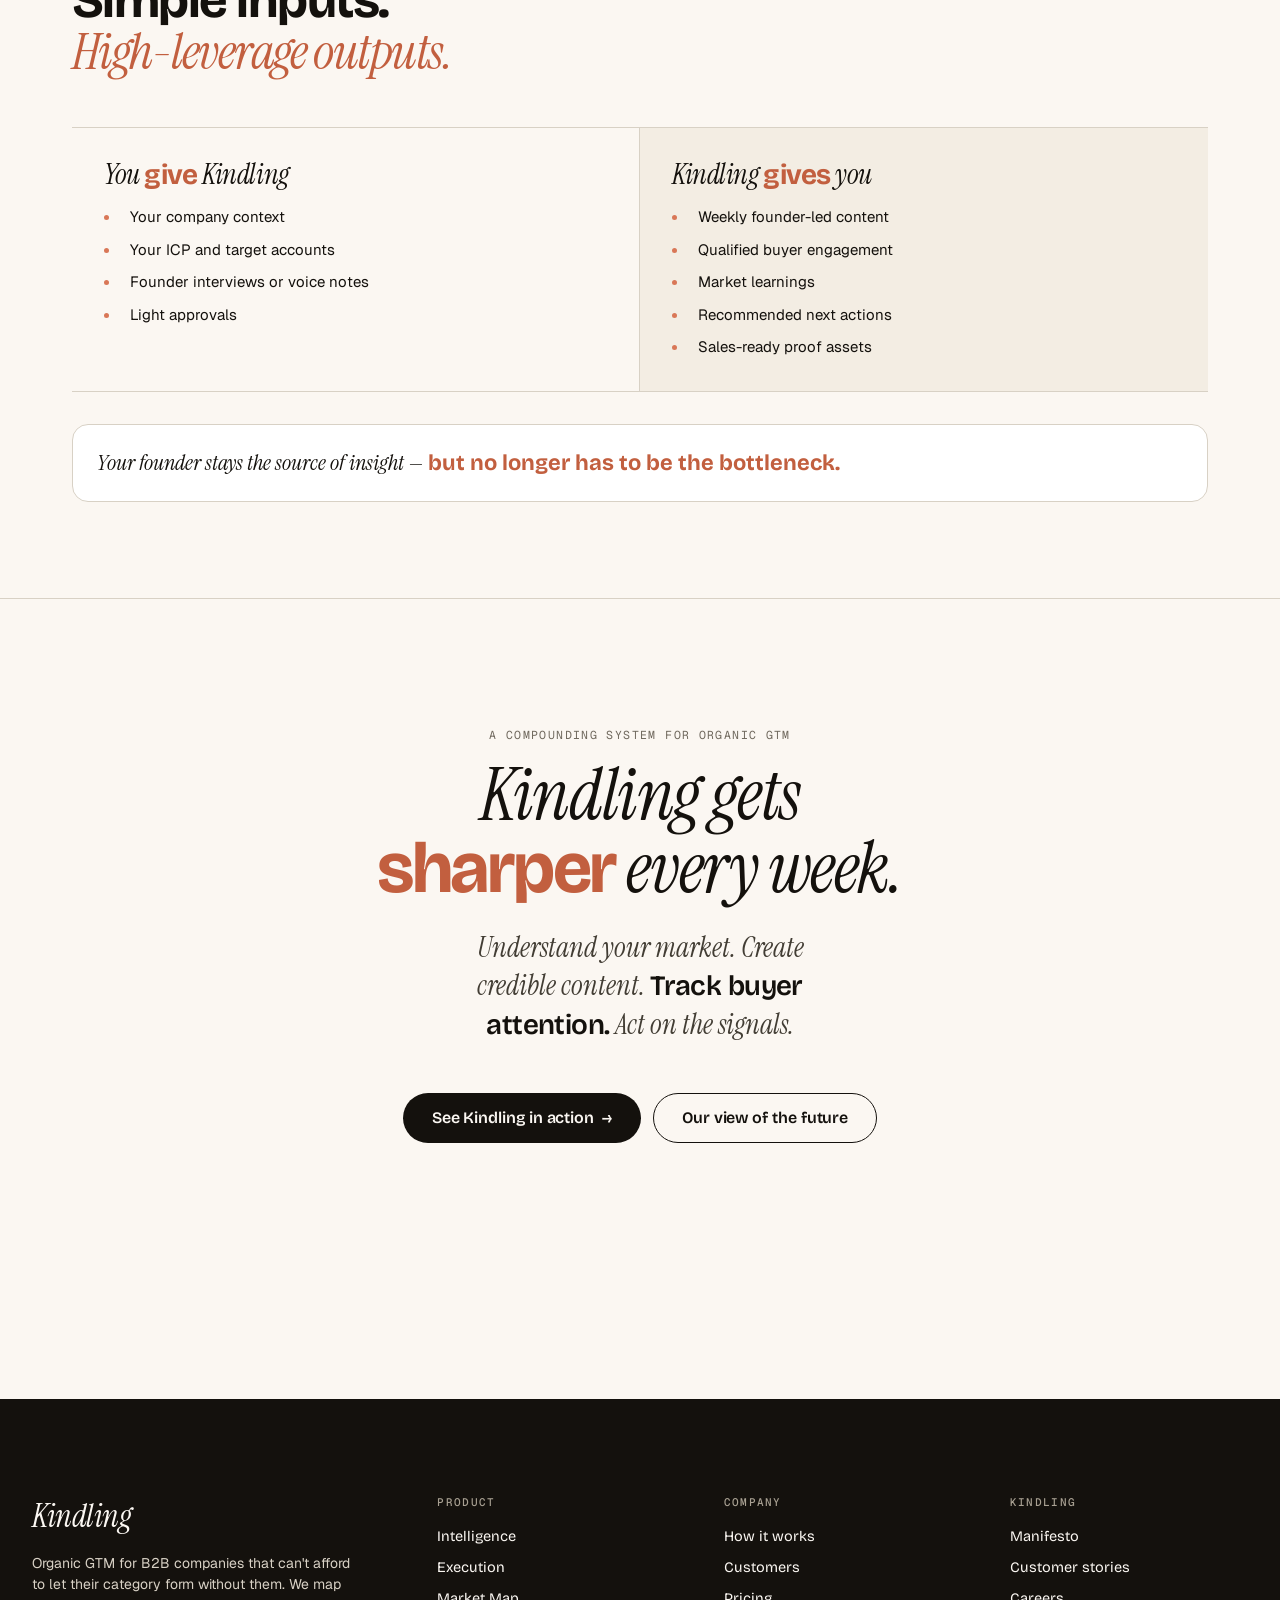
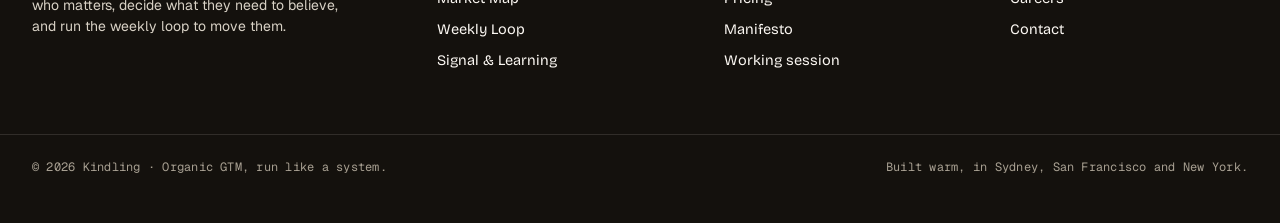
<file: deploy/how-it-works.html>
<!doctype html>
<html lang="en">
<head>
<meta charset="utf-8" />
<meta name="viewport" content="width=device-width, initial-scale=1" />
<title>Kindling — How it works</title>
<link rel="stylesheet" href="colors_and_type.css" />
<link rel="stylesheet" href="shared.css" />
<style>
  body { background: var(--parchment-50); color: var(--ink-900); }

  /* =================== HERO =================== */
  .h-hero { border-bottom: 1px solid var(--color-line); padding: var(--space-9) 0 var(--space-8); }
  .h-hero-inner { max-width: 1200px; margin: 0 auto; padding: 0 var(--space-6); }
  .h-eyebrow {
    display: inline-flex; align-items: center; gap: 10px;
    font-family: var(--font-mono); font-size: 12px;
    letter-spacing: var(--tr-eyebrow); text-transform: uppercase;
    color: var(--ink-300); margin-bottom: var(--space-5);
  }
  .h-eyebrow .dot { width: 7px; height: 7px; border-radius: 50%; background: var(--ember-500); box-shadow: 0 0 0 4px var(--ember-100); }
  .h-h {
    font-family: var(--font-display);
    font-style: italic;
    font-weight: 400;
    font-size: clamp(36px, 4.4vw, 64px);
    line-height: 1.04;
    letter-spacing: -0.02em;
    color: var(--ink-900); margin: 0;
    max-width: 22ch; text-wrap: balance;
  }
  .h-h .it { font-family: var(--font-utility); font-style: normal; font-weight: 700; color: var(--ember-600); letter-spacing: -0.035em; }
  .h-lede {
    max-width: 640px; margin: var(--space-5) 0 var(--space-7);
    font-family: var(--font-body); font-size: 19px; line-height: 1.55;
    color: var(--ink-400);
  }
  .h-lede b { color: var(--ink-900); font-weight: 600; }

  /* Loop — quiet typographic sequence */
  .loop {
    margin-top: var(--space-7);
    padding-top: var(--space-5);
    border-top: 1px solid var(--color-line);
    display: inline-flex;
    flex-wrap: wrap;
    align-items: baseline;
    gap: 14px;
    font-family: var(--font-mono);
    font-size: 11.5px;
    letter-spacing: var(--tr-eyebrow);
    text-transform: uppercase;
    color: var(--ink-300);
  }
  .loop .node {
    display: inline-flex; align-items: baseline; gap: 8px;
    color: var(--ink-900);
    font-family: var(--font-utility);
    font-weight: 600;
    font-size: 13px;
    letter-spacing: -0.01em;
    text-transform: none;
  }
  .loop .node small {
    font-family: var(--font-mono);
    font-size: 10px;
    letter-spacing: var(--tr-eyebrow);
    text-transform: uppercase;
    color: var(--ember-700);
    font-weight: 500;
  }
  .loop .sep {
    color: var(--ink-200);
    font-family: var(--font-display);
    font-style: italic;
    font-size: 16px;
  }
  .loop .when {
    margin-left: auto;
    color: var(--ink-300);
    font-family: var(--font-mono);
    font-size: 10.5px;
    letter-spacing: var(--tr-eyebrow);
    text-transform: uppercase;
  }

  /* =================== STEP CARDS =================== */
  .steps { padding: var(--space-9) 0; border-bottom: 1px solid var(--color-line); }
  .steps-inner { max-width: 1200px; margin: 0 auto; padding: 0 var(--space-6); display: flex; flex-direction: column; gap: var(--space-8); }

  .step {
    display: grid; grid-template-columns: 1fr 1.05fr;
    gap: var(--space-8); align-items: center;
  }
  .step:nth-child(even) .step-copy  { order: 2; }
  .step:nth-child(even) .step-card  { order: 1; }
  @media (max-width: 900px) {
    .step { grid-template-columns: 1fr; gap: var(--space-5); }
    .step:nth-child(even) .step-copy { order: 1; }
    .step:nth-child(even) .step-card { order: 2; }
  }

  .step-num {
    font-family: var(--font-mono); font-size: 11px;
    letter-spacing: var(--tr-eyebrow); text-transform: uppercase;
    color: var(--ember-700); margin-bottom: var(--space-3);
    display: inline-flex; align-items: center; gap: 10px;
  }
  .step-num .n {
    width: 28px; height: 28px; border-radius: 50%;
    background: var(--ember-50); border: 1px solid var(--ember-200);
    color: var(--ember-700);
    display: grid; place-items: center;
    font-family: var(--font-utility); font-weight: 700; font-size: 12px;
  }
  .step-copy h2 {
    margin: 0 0 var(--space-3);
    font-family: var(--font-utility); font-weight: 700;
    font-size: clamp(32px, 4vw, 52px); line-height: 1;
    letter-spacing: -0.035em; color: var(--ink-900);
    text-wrap: balance;
  }
  .step-copy h2 .it { font-family: var(--font-display); font-style: italic; font-weight: 400; color: var(--ember-600); }
  .step-copy p {
    margin: 0; font-family: var(--font-body); font-size: 18px;
    line-height: 1.55; color: var(--ink-400);
    max-width: 50ch;
  }
  .step-copy p b { color: var(--ink-900); font-weight: 600; }
  .step-copy .takeaway {
    margin-top: var(--space-5);
    padding-top: var(--space-4);
    border-top: 1px solid var(--color-line);
    font-family: var(--font-display); font-style: italic;
    font-size: 19px; line-height: 1.4;
    color: var(--ink-900);
    max-width: 44ch;
  }

  /* Product cards (mock UI per step) */
  .pc {
    position: relative;
    background: var(--color-bg-elev);
    border: 1px solid var(--ink-900);
    border-radius: var(--radius-xl);
    overflow: hidden;
    box-shadow: 0 32px 64px -28px rgba(20,17,13,0.25);
  }
  .pc-bar {
    display: flex; align-items: center; gap: 8px;
    padding: 10px 14px;
    border-bottom: 1px solid var(--color-line);
    background: var(--parchment-100);
  }
  .pc-bar .dots span {
    display: inline-block; width: 8px; height: 8px; border-radius: 50%;
    background: var(--ink-100); margin-right: 5px;
  }
  .pc-bar .dots span:first-child { background: var(--ember-300); }
  .pc-bar .lbl {
    margin-left: 4px;
    font-family: var(--font-mono); font-size: 10.5px;
    color: var(--ink-300); letter-spacing: 0.04em;
  }
  .pc-bar .crumbs {
    margin-left: auto;
    font-family: var(--font-mono); font-size: 10.5px;
    color: var(--ink-300);
  }

  /* PC 1 — Market Context */
  .pc-context { padding: 20px 22px; display: grid; gap: 14px; }
  .pc-context .ctx-head {
    font-family: var(--font-utility); font-weight: 700;
    font-size: 16px; letter-spacing: -0.015em; color: var(--ink-900);
  }
  .ctx-grid { display: grid; grid-template-columns: 1fr 1fr; gap: 10px; }
  .ctx-tile {
    border: 1px solid var(--color-line);
    border-radius: var(--radius-md);
    padding: 12px 14px;
    background: var(--color-bg);
  }
  .ctx-tile .h {
    font-family: var(--font-mono); font-size: 9.5px;
    letter-spacing: var(--tr-eyebrow); text-transform: uppercase;
    color: var(--ember-700); margin-bottom: 6px;
  }
  .ctx-tile .b {
    font-family: var(--font-utility); font-weight: 600; font-size: 14px;
    letter-spacing: -0.01em; color: var(--ink-900);
    line-height: 1.25;
  }
  .ctx-tile .b .muted { color: var(--ink-300); font-weight: 400; }

  /* PC 2 — Content creation flow */
  .pc-create { padding: 20px 22px; display: grid; gap: 14px; }
  .flow {
    display: grid; grid-template-columns: 1fr 16px 1fr 16px 1fr;
    gap: 8px; align-items: center;
  }
  @media (max-width: 720px) { .flow { grid-template-columns: 1fr; gap: 12px; } .flow .a { display: none; } }
  .flow-step {
    border: 1px solid var(--color-line);
    border-radius: var(--radius-md);
    padding: 12px;
    background: var(--color-bg);
    text-align: center;
  }
  .flow-step.ember { background: var(--ember-500); color: var(--parchment-50); border-color: var(--ember-500); }
  .flow-step .h {
    font-family: var(--font-mono); font-size: 9.5px;
    letter-spacing: var(--tr-eyebrow); text-transform: uppercase;
    color: var(--ink-300); margin-bottom: 6px;
  }
  .flow-step.ember .h { color: rgba(20,17,13,0.7); }
  .flow-step .b {
    font-family: var(--font-utility); font-weight: 600;
    font-size: 13px; letter-spacing: -0.005em;
    color: var(--ink-900); line-height: 1.25;
  }
  .flow-step.ember .b { color: var(--parchment-50); }
  .flow .a { color: var(--ember-600); text-align: center; font-family: var(--font-display); font-style: italic; font-size: 18px; }

  .content-row {
    display: flex; flex-wrap: wrap; gap: 6px;
    padding-top: 4px;
  }
  .content-tag {
    font-family: var(--font-mono); font-size: 10px;
    padding: 4px 8px;
    border: 1px solid var(--color-line);
    border-radius: 999px;
    color: var(--ink-400);
    background: var(--color-bg);
    letter-spacing: 0.04em;
  }

  /* PC 3 — This Week dashboard */
  .pc-track { padding: 20px 22px; display: grid; gap: 14px; }
  .pc-track .head {
    display: flex; justify-content: space-between; align-items: baseline;
  }
  .pc-track .head .t {
    font-family: var(--font-utility); font-weight: 700; font-size: 15px; letter-spacing: -0.015em;
  }
  .pc-track .head .when {
    font-family: var(--font-mono); font-size: 10.5px;
    letter-spacing: var(--tr-eyebrow); text-transform: uppercase;
    color: var(--ink-300);
  }
  .track-stats {
    display: grid; grid-template-columns: repeat(4, 1fr);
    gap: 8px;
  }
  @media (max-width: 560px) { .track-stats { grid-template-columns: repeat(2, 1fr); } }
  .track-stat {
    border: 1px solid var(--color-line);
    border-radius: var(--radius-md);
    padding: 12px 14px;
    background: var(--color-bg);
  }
  .track-stat .v {
    font-family: var(--font-utility); font-weight: 700;
    font-size: 22px; letter-spacing: -0.025em; line-height: 1; color: var(--ink-900);
  }
  .track-stat .v .it { font-family: var(--font-display); font-style: italic; font-weight: 400; color: var(--ember-600); }
  .track-stat .l {
    margin-top: 4px;
    font-family: var(--font-mono); font-size: 9.5px;
    letter-spacing: 0.04em; text-transform: uppercase;
    color: var(--ink-300);
    line-height: 1.3;
  }
  .track-narr {
    padding: 10px 14px;
    background: var(--ember-50);
    border: 1px solid var(--ember-200);
    border-radius: var(--radius-md);
    font-size: 13px; line-height: 1.45;
    color: var(--ink-900);
  }
  .track-narr b { font-family: var(--font-utility); font-weight: 600; }
  .track-narr .lbl {
    font-family: var(--font-mono); font-size: 9.5px;
    letter-spacing: var(--tr-eyebrow); text-transform: uppercase;
    color: var(--ember-700); display: block; margin-bottom: 3px;
  }

  /* PC 4 — Next move */
  .pc-act { padding: 20px 22px; display: grid; gap: 12px; }
  .act-block {
    border: 1px solid var(--color-line);
    border-radius: var(--radius-md);
    padding: 12px 14px;
    background: var(--color-bg);
  }
  .act-block.learning { background: var(--ink-900); color: var(--parchment-50); border-color: var(--ink-900); }
  .act-block.content  { background: var(--ember-500); color: var(--parchment-50); border-color: var(--ember-500); }
  .act-block .lbl {
    font-family: var(--font-mono); font-size: 9.5px;
    letter-spacing: var(--tr-eyebrow); text-transform: uppercase;
    margin-bottom: 5px;
    color: var(--ember-700);
  }
  .act-block.learning .lbl { color: var(--ember-300); }
  .act-block.content .lbl  { color: rgba(20,17,13,0.7); }
  .act-block .body {
    font-family: var(--font-body); font-size: 13.5px; line-height: 1.5;
    color: var(--ink-900);
  }
  .act-block.learning .body { color: var(--parchment-50); }
  .act-block.content .body  { color: var(--parchment-50); }
  .act-block .body b { font-family: var(--font-utility); font-weight: 600; }

  /* =================== WEEKLY RHYTHM =================== */
  .rhythm { padding: var(--space-9) 0; background: var(--ink-900); color: var(--parchment-50); }
  .rhythm-inner { max-width: 1200px; margin: 0 auto; padding: 0 var(--space-6); display: grid; grid-template-columns: 0.9fr 1.1fr; gap: var(--space-8); align-items: center; }
  @media (max-width: 900px) { .rhythm-inner { grid-template-columns: 1fr; } }

  .rhythm-eye {
    display: inline-flex; align-items: center; gap: 10px;
    font-family: var(--font-mono); font-size: 12px;
    letter-spacing: var(--tr-eyebrow); text-transform: uppercase;
    color: var(--ember-300); margin-bottom: var(--space-3);
  }
  .rhythm-eye .dot { width: 7px; height: 7px; border-radius: 50%; background: var(--ember-500); }
  .rhythm h2 {
    font-family: var(--font-utility); font-weight: 700;
    font-size: clamp(32px, 4vw, 52px); line-height: 1;
    letter-spacing: -0.03em; color: var(--parchment-50); margin: 0 0 var(--space-4);
    max-width: 18ch; text-wrap: balance;
  }
  .rhythm h2 .it { font-family: var(--font-display); font-style: italic; font-weight: 400; color: var(--ember-300); }
  .rhythm p {
    margin: 0; font-size: 17px; line-height: 1.55; color: var(--ink-100);
    max-width: 50ch;
  }

  /* Weekly brief mock */
  .brief {
    background: var(--parchment-50); color: var(--ink-900);
    border-radius: var(--radius-xl);
    padding: var(--space-6);
    box-shadow: 0 32px 64px -24px rgba(0,0,0,0.5);
  }
  .brief-head {
    display: flex; justify-content: space-between; align-items: baseline;
    padding-bottom: 12px; border-bottom: 1px solid var(--color-line);
    margin-bottom: var(--space-4);
  }
  .brief-head .t { font-family: var(--font-display); font-style: italic; font-size: 20px; }
  .brief-head .w { font-family: var(--font-mono); font-size: 10.5px; letter-spacing: var(--tr-eyebrow); text-transform: uppercase; color: var(--ink-300); }
  .brief-rows { display: flex; flex-direction: column; gap: 12px; }
  .brief-row {
    display: grid; grid-template-columns: 130px 1fr;
    gap: 14px; align-items: baseline;
    padding-bottom: 10px; border-bottom: 1px dashed var(--color-line);
  }
  .brief-row:last-child { border-bottom: none; padding-bottom: 0; }
  .brief-row .h {
    font-family: var(--font-mono); font-size: 10px;
    letter-spacing: var(--tr-eyebrow); text-transform: uppercase;
    color: var(--ember-700);
  }
  .brief-row .b {
    font-family: var(--font-body); font-size: 13.5px; line-height: 1.5;
    color: var(--ink-900);
  }
  .brief-row .b b { font-family: var(--font-utility); font-weight: 600; }

  /* =================== INPUTS / OUTPUTS =================== */
  .io { padding: var(--space-9) 0; border-bottom: 1px solid var(--color-line); }
  .io-inner { max-width: 1200px; margin: 0 auto; padding: 0 var(--space-6); }
  .io-head {
    max-width: 720px; margin: 0 0 var(--space-7);
  }
  .io h2 {
    font-family: var(--font-utility); font-weight: 700;
    font-size: clamp(32px, 4vw, 52px); line-height: 1;
    letter-spacing: -0.03em; color: var(--ink-900); margin: 0;
    max-width: 18ch; text-wrap: balance;
  }
  .io h2 .it { font-family: var(--font-display); font-style: italic; font-weight: 400; color: var(--ember-600); }
  .io-grid {
    display: grid; grid-template-columns: 1fr 1fr;
    gap: 0;
    border-top: 1px solid var(--color-line);
    border-bottom: 1px solid var(--color-line);
  }
  @media (max-width: 800px) { .io-grid { grid-template-columns: 1fr; } }
  .io-col {
    padding: var(--space-6);
    border-right: 1px solid var(--color-line);
  }
  .io-col:last-child { border-right: none; background: var(--parchment-100); }
  @media (max-width: 800px) { .io-col { border-right: none; border-bottom: 1px solid var(--color-line); } .io-col:last-child { border-bottom: none; } }
  .io-col h3 {
    font-family: var(--font-display); font-style: italic; font-weight: 400;
    font-size: 28px; line-height: 1.05; letter-spacing: -0.015em;
    margin: 0 0 var(--space-4); color: var(--ink-900);
  }
  .io-col h3 b { font-family: var(--font-utility); font-style: normal; font-weight: 700; color: var(--ember-600); letter-spacing: -0.025em; }
  .io-col ul { list-style: none; margin: 0; padding: 0; display: flex; flex-direction: column; gap: 10px; }
  .io-col ul li {
    display: grid; grid-template-columns: 16px 1fr; gap: 10px;
    font-size: 15px; line-height: 1.5; color: var(--ink-900);
  }
  .io-col ul li::before {
    content: ""; width: 5px; height: 5px; border-radius: 50%;
    background: var(--ember-500); margin-top: 9px;
  }
  .io-key {
    margin-top: var(--space-6);
    padding: var(--space-5);
    border: 1px solid var(--color-line);
    border-radius: var(--radius-lg);
    background: var(--color-bg-elev);
    font-family: var(--font-display); font-style: italic;
    font-size: 22px; line-height: 1.3; color: var(--ink-900);
    text-wrap: balance;
  }
  .io-key b { font-family: var(--font-utility); font-style: normal; font-weight: 700; color: var(--ember-600); }

  /* =================== CLOSE =================== */
  .close { padding: var(--space-10) 0; text-align: center; }
  .close-inner { max-width: 1000px; margin: 0 auto; padding: 0 var(--space-6); }
  .close .lbl {
    font-family: var(--font-mono); font-size: 11.5px;
    letter-spacing: var(--tr-eyebrow); text-transform: uppercase;
    color: var(--ink-300); margin-bottom: var(--space-4);
  }
  .close h2 {
    margin: 0 0 var(--space-5);
    font-family: var(--font-display); font-style: italic; font-weight: 400;
    font-size: clamp(40px, 5.6vw, 80px); line-height: 1.02; letter-spacing: -0.02em;
    color: var(--ink-900); text-wrap: balance;
    max-width: 22ch; margin-inline: auto;
  }
  .close h2 b { font-family: var(--font-utility); font-style: normal; font-weight: 700; color: var(--ember-600); letter-spacing: -0.035em; }
  .close .summary {
    font-family: var(--font-display); font-style: italic;
    font-size: clamp(20px, 2.4vw, 28px); line-height: 1.35;
    color: var(--ink-400); max-width: 32ch; margin: 0 auto var(--space-7);
    text-wrap: balance;
  }
  .close .summary b { color: var(--ink-900); font-weight: 600; font-family: var(--font-utility); font-style: normal; letter-spacing: -0.02em; }
  .close .acts { display: inline-flex; gap: var(--space-3); flex-wrap: wrap; justify-content: center; }
</style>
</head>
<body>

<div id="k-header-mount" data-mode="light" data-active="how"></div>

<main>

  <!-- ============== HERO ============== -->
  <section class="h-hero">
    <div class="h-hero-inner">
      <div class="h-eyebrow"><span class="dot"></span>How Kindling works</div>
      <h1 class="h-h">A weekly system that turns your insight into <span class="it">qualified attention.</span></h1>
      <p class="h-lede">
        Kindling is a weekly organic GTM system for B2B companies. <b>We understand your market, execute the next best move to reach your customers, track who engages, and learn what your market is teaching you — every week.</b>
      </p>

      <div class="loop" aria-label="The loop: Understand, Execute, Track, Act — every week.">
        <span class="node"><small>01</small>Understand</span>
        <span class="sep">/</span>
        <span class="node"><small>02</small>Execute</span>
        <span class="sep">/</span>
        <span class="node"><small>03</small>Track</span>
        <span class="sep">/</span>
        <span class="node"><small>04</small>Learn</span>
        <span class="when">every week</span>
      </div>
    </div>
  </section>

  <!-- ============== STEPS ============== -->
  <section class="steps">
    <div class="steps-inner">

      <!-- 01 — Understand -->
      <article class="step">
        <div class="step-copy">
          <div class="step-num"><span class="n">01</span>Understand</div>
          <h2>Understand your <span class="it">market.</span></h2>
          <p>Kindling starts by learning your company, customers, competitors, ICP, founder voice and target accounts. <b>We build the context layer that makes every piece of content sharper.</b></p>
          <p class="takeaway">Before we create anything, we learn what your company believes, who you need to reach, and what your market already thinks.</p>
        </div>
        <div class="step-card">
          <div class="pc">
            <div class="pc-bar"><div class="dots"><span></span><span></span><span></span></div><div class="lbl">market-context · v3</div><div class="crumbs">Last updated 1d ago</div></div>
            <div class="pc-context">
              <div class="ctx-head">Market context</div>
              <div class="ctx-grid">
                <div class="ctx-tile"><div class="h">ICPs</div><div class="b">CTO · Head of GTM · <span class="muted">CMO</span></div></div>
                <div class="ctx-tile"><div class="h">Target accounts</div><div class="b">42 named, <span class="muted">8 lighthouses</span></div></div>
                <div class="ctx-tile"><div class="h">Competitors</div><div class="b">6 tracked weekly</div></div>
                <div class="ctx-tile"><div class="h">Founder POV</div><div class="b">"Trust &gt; reach"</div></div>
                <div class="ctx-tile"><div class="h">Customer proof</div><div class="b">11 case studies</div></div>
                <div class="ctx-tile"><div class="h">Market narratives</div><div class="b">3 active threads</div></div>
              </div>
            </div>
          </div>
        </div>
      </article>

      <!-- 02 — Execute -->
      <article class="step">
        <div class="step-copy">
          <div class="step-num"><span class="n">02</span>Execute</div>
          <h2>Execute the <span class="it">next best move</span> to reach your customers.</h2>
          <p>Our vetted bench ships the work the same week — in your founder's voice, on your map. <b>The actions are concrete, varied, and tied to a named buyer.</b> Not a content calendar. A move worth making.</p>
          <p class="takeaway">From a 30-second clip to a documentary. From a LinkedIn comment to a curated dinner. Every move chosen for the person it's meant to move.</p>
        </div>
        <div class="step-card">
          <div class="pc">
            <div class="pc-bar"><div class="dots"><span></span><span></span><span></span></div><div class="lbl">next best action · this week</div><div class="crumbs">Surfaced Monday</div></div>
            <div class="pc-create">
              <div class="flow-step ember" style="padding: 14px 16px; text-align: left;">
                <div class="h">Next best action · ranked #1</div>
                <div class="b" style="font-size: 14.5px;">Founder POV on the cost of poor documentation — for the 12 CTOs warming up on operational-risk content.</div>
              </div>
              <div style="font-family: var(--font-mono); font-size: 10.5px; letter-spacing: var(--tr-eyebrow); text-transform: uppercase; color: var(--ink-300); margin-top: 4px;">We execute</div>
              <div class="content-row">
                <span class="content-tag">LinkedIn posts</span>
                <span class="content-tag">Short videos</span>
                <span class="content-tag">Comment plays</span>
                <span class="content-tag">DMs &amp; outreach</span>
                <span class="content-tag">Customer stories</span>
                <span class="content-tag">Founder POVs</span>
                <span class="content-tag">Curated events</span>
                <span class="content-tag">Documentaries</span>
                <span class="content-tag">Launches</span>
                <span class="content-tag">PR &amp; narrative</span>
                <span class="content-tag">Lighthouse plays</span>
                <span class="content-tag">Sales proof</span>
              </div>
            </div>
          </div>
        </div>
      </article>

      <!-- 03 — Track -->
      <article class="step">
        <div class="step-copy">
          <div class="step-num"><span class="n">03</span>Track</div>
          <h2>Track the <span class="it">right buyers.</span></h2>
          <p>Once content goes live, Kindling tracks who is engaging. <b>Not just likes. The people and companies that matter.</b> Kindling shows which buyers, personas and accounts are paying attention — so your team knows whether your market is warming up.</p>
        </div>
        <div class="step-card">
          <div class="pc">
            <div class="pc-bar"><div class="dots"><span></span><span></span><span></span></div><div class="lbl">this week · engagement</div><div class="crumbs">Mon → Sun</div></div>
            <div class="pc-track">
              <div class="head"><div class="t">This week</div><div class="when">Week 17</div></div>
              <div class="track-stats">
                <div class="track-stat"><div class="v">44</div><div class="l">Qualified engagers</div></div>
                <div class="track-stat"><div class="v">31</div><div class="l">Decision-makers</div></div>
                <div class="track-stat"><div class="v">12</div><div class="l">Target accounts warmed</div></div>
                <div class="track-stat"><div class="v">5<span class="it">×</span></div><div class="l">Repeat engagers</div></div>
              </div>
              <div class="track-narr">
                <span class="lbl">Top performing narrative</span>
                <b>Operational risk</b> outperformed generic AI content by 2.3×.
              </div>
            </div>
          </div>
        </div>
      </article>

      <!-- 04 — Learn -->
      <article class="step">
        <div class="step-copy">
          <div class="step-num"><span class="n">04</span>Learn</div>
          <h2>Learn <span class="it">what your market is teaching you.</span></h2>
          <p>Each week the system gets sharper. It folds engagement into what it knows about your buyers, your narratives and your competitors — and quietly <b>rewrites the plan for next week</b>, so every loop is more accurate than the last.</p>
        </div>
        <div class="step-card">
          <div class="pc">
            <div class="pc-bar"><div class="dots"><span></span><span></span><span></span></div><div class="lbl">learnings · week 18</div><div class="crumbs">Folded into strategy</div></div>
            <div class="pc-act">
              <div class="act-block learning">
                <div class="lbl">Narrative learning</div>
                <div class="body"><b>Operational risk</b> outperforms generic AI content by 2.3×. Doubling down for the next 4 weeks.</div>
              </div>
              <div class="act-block content">
                <div class="lbl">Buyer pattern</div>
                <div class="body">Heads of GTM engage in the morning. <b>Re-time founder posts to 8:00–9:30am.</b></div>
              </div>
              <div class="act-block">
                <div class="lbl">Killed this week</div>
                <div class="body">Carousel format — zero qualified engagement. <b>Stopped.</b></div>
              </div>
            </div>
          </div>
        </div>
      </article>

    </div>
  </section>

  <!-- ============== WEEKLY RHYTHM ============== -->
  <section class="rhythm">
    <div class="rhythm-inner">
      <div>
        <div class="rhythm-eye"><span class="dot"></span>The weekly rhythm</div>
        <h2>Every week, you get a <span class="it">clear GTM brief.</span></h2>
        <p>Instead of posting and guessing, your team gets a weekly view of what your market is responding to — and where to act next.</p>
      </div>
      <div class="brief">
        <div class="brief-head"><div class="t">Weekly brief</div><div class="w">Week 17 · live</div></div>
        <div class="brief-rows">
          <div class="brief-row"><div class="h">Content shipped</div><div class="b"><b>5 pieces</b> · founder POV, customer story, two short clips, launch post</div></div>
          <div class="brief-row"><div class="h">Who engaged</div><div class="b"><b>44 qualified</b>, including 31 decision-makers across 12 target accounts</div></div>
          <div class="brief-row"><div class="h">Buyers warming</div><div class="b"><b>Saskia Lee, Diya Ahuja, Anya Costa</b> — moved cold → aware → interested</div></div>
          <div class="brief-row"><div class="h">Narrative working</div><div class="b"><b>"Operational risk"</b> · 2.3× engagement vs baseline</div></div>
          <div class="brief-row"><div class="h">Next move</div><div class="b">Founder POV on documentation cost · 5 follow-ups to ship</div></div>
        </div>
      </div>
    </div>
  </section>

  <!-- ============== INPUTS / OUTPUTS ============== -->
  <section class="io">
    <div class="io-inner">
      <div class="io-head">
        <h2>Simple inputs. <span class="it">High-leverage outputs.</span></h2>
      </div>
      <div class="io-grid">
        <div class="io-col">
          <h3>You <b>give</b> Kindling</h3>
          <ul>
            <li>Your company context</li>
            <li>Your ICP and target accounts</li>
            <li>Founder interviews or voice notes</li>
            <li>Light approvals</li>
          </ul>
        </div>
        <div class="io-col">
          <h3>Kindling <b>gives</b> you</h3>
          <ul>
            <li>Weekly founder-led content</li>
            <li>Qualified buyer engagement</li>
            <li>Market learnings</li>
            <li>Recommended next actions</li>
            <li>Sales-ready proof assets</li>
          </ul>
        </div>
      </div>
      <div class="io-key">
        Your founder stays the source of insight — <b>but no longer has to be the bottleneck.</b>
      </div>
    </div>
  </section>

  <!-- ============== CLOSE ============== -->
  <section class="close">
    <div class="close-inner">
      <div class="lbl">A compounding system for organic GTM</div>
      <h2>Kindling gets <b>sharper</b> every week.</h2>
      <p class="summary">Understand your market. Create credible content. <b>Track buyer attention.</b> Act on the signals.</p>
      <div class="acts">
        <a class="k-btn k-btn--primary k-btn--lg" href="#">See Kindling in action <span class="arrow">→</span></a>
        <a class="k-btn k-btn--ghost k-btn--lg" href="manifesto.html" style="border-color: var(--ink-900); color: var(--ink-900);">Our view of the future</a>
      </div>
    </div>
  </section>

  <div id="k-footer-mount"></div>
</main>

<script src="shared.js"></script>
</body>
</html>
</file>
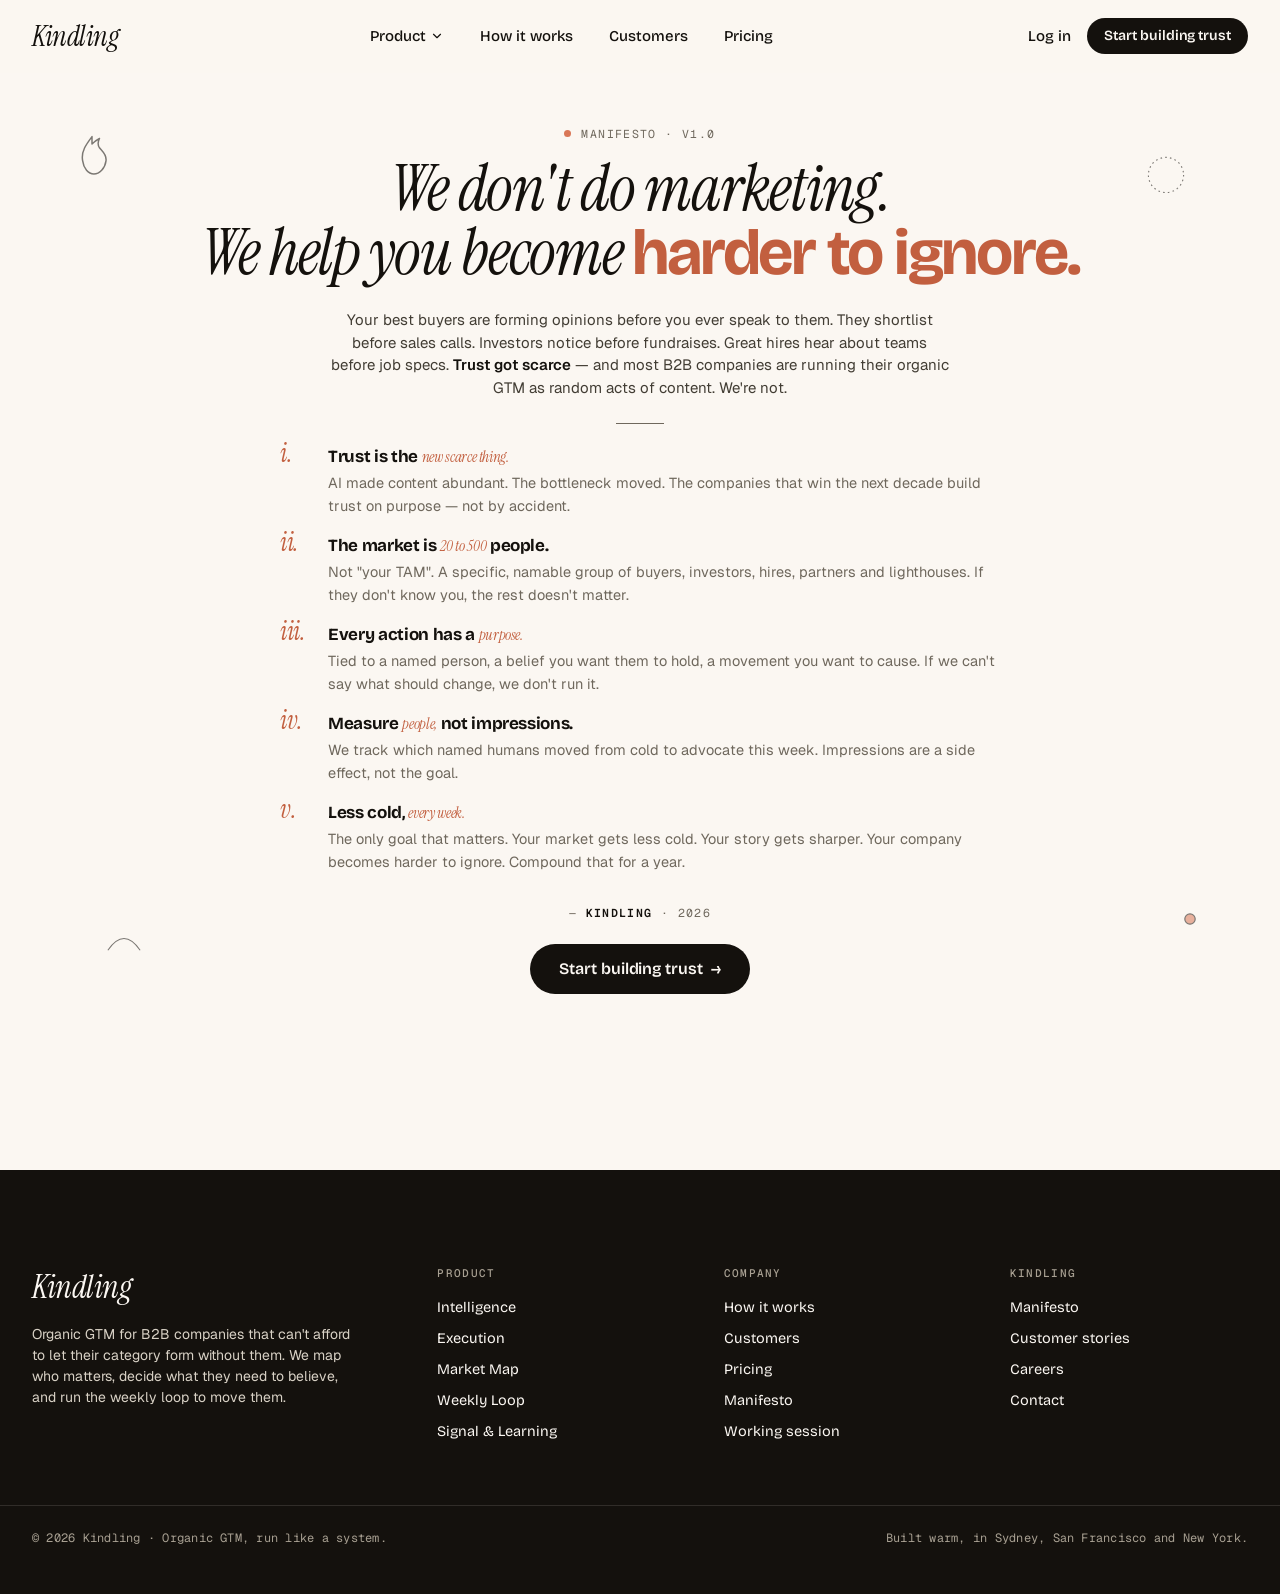
<file: deploy/manifesto.html>
<!doctype html>
<html lang="en">
<head>
<meta charset="utf-8" />
<meta name="viewport" content="width=device-width, initial-scale=1" />
<title>Kindling — Manifesto</title>
<link rel="stylesheet" href="colors_and_type.css" />
<link rel="stylesheet" href="shared.css" />
<style>
  body { background: var(--parchment-50); }

  .m-page {
    min-height: calc(100vh - 72px);
    display: flex; align-items: center;
    padding: var(--space-7) var(--space-6);
    position: relative;
    overflow: hidden;
  }

  .m-orn {
    position: absolute; pointer-events: none; opacity: 0.55;
  }
  .m-orn-1 { top: 6%;  left: 5%;  width: 56px; }
  .m-orn-2 { top: 8%;  right: 7%; width: 48px; }
  .m-orn-3 { bottom: 8%; left: 8%; width: 44px; }
  .m-orn-4 { bottom: 10%; right: 5%; width: 52px; }

  .m-card {
    position: relative;
    z-index: 2;
    max-width: 920px;
    margin: 0 auto;
    text-align: center;
  }

  .m-eyebrow {
    display: inline-flex; align-items: center; gap: 10px;
    font-family: var(--font-mono); font-size: 11.5px;
    letter-spacing: var(--tr-eyebrow); text-transform: uppercase;
    color: var(--ink-300); margin-bottom: var(--space-4);
  }
  .m-eyebrow .dot { width: 7px; height: 7px; border-radius: 50%; background: var(--ember-500); }

  .m-h {
    font-family: var(--font-display);
    font-style: italic; font-weight: 400;
    font-size: clamp(40px, 5vw, 68px);
    line-height: 1;
    letter-spacing: -0.02em;
    color: var(--ink-900);
    margin: 0;
    text-wrap: balance;
  }
  .m-h b {
    font-family: var(--font-utility); font-style: normal; font-weight: 700;
    color: var(--ember-600); letter-spacing: -0.035em;
  }

  .m-stand {
    max-width: 620px;
    margin: var(--space-5) auto 0;
    font-family: var(--font-body);
    font-size: clamp(15px, 1.1vw, 17px);
    line-height: 1.5;
    color: var(--ink-400);
    text-wrap: pretty;
  }
  .m-stand b { font-weight: 600; color: var(--ink-900); }

  .m-rule {
    margin: var(--space-5) auto var(--space-4);
    width: 48px; height: 1px;
    background: var(--color-line-strong);
  }

  .m-beliefs {
    list-style: none;
    margin: 0 auto;
    padding: 0;
    max-width: 720px;
    text-align: left;
    display: grid;
    gap: var(--space-3);
  }
  .m-beliefs li {
    display: grid;
    grid-template-columns: 36px 1fr;
    gap: var(--space-3);
    align-items: baseline;
  }
  .m-beliefs .n {
    font-family: var(--font-display);
    font-style: italic; font-weight: 400;
    font-size: 26px;
    line-height: 1;
    color: var(--ember-600);
    letter-spacing: -0.01em;
  }
  .m-beliefs .text { line-height: 1.45; }
  .m-beliefs .text b {
    display: block;
    font-family: var(--font-utility);
    font-weight: 700;
    font-size: 17px;
    letter-spacing: -0.02em;
    color: var(--ink-900);
    margin-bottom: 1px;
  }
  .m-beliefs .text b .it {
    font-family: var(--font-display); font-style: italic; font-weight: 400;
    color: var(--ember-600);
  }
  .m-beliefs .text span {
    font-family: var(--font-body); font-weight: 400;
    font-size: 14.5px;
    color: var(--ink-300);
  }

  .m-sign {
    margin-top: var(--space-6);
    display: flex;
    flex-direction: column;
    align-items: center;
    gap: var(--space-3);
  }
  .m-sign .mark {
    width: 36px; height: 36px;
  }
  .m-sign .who {
    font-family: var(--font-mono); font-size: 11.5px;
    letter-spacing: var(--tr-eyebrow); text-transform: uppercase;
    color: var(--ink-300);
  }
  .m-sign .who b { color: var(--ink-900); font-weight: 600; }
  .m-sign-cta { margin-top: var(--space-3); }

  @media (max-width: 600px) {
    .m-page { padding: var(--space-7) var(--space-5); align-items: flex-start; }
    .m-orn { display: none; }
  }
</style>
</head>
<body>

<div id="k-header-mount" data-mode="light" data-active="manifesto"></div>

<main>
  <article class="m-page">

    <svg class="m-orn m-orn-1" viewBox="0 0 60 60" fill="none" aria-hidden="true">
      <path d="M30 6 C 24 14, 18 22, 20 32 C 21 40, 26 46, 32 46 C 38 46, 44 40, 45 32 C 46 25, 41 22, 38 18 C 36 15, 36 12, 38 8 C 34 10, 32 12, 30 14 C 30 10, 30 8, 30 6 Z" fill="none" stroke="#14110D" stroke-width="1.6" stroke-linejoin="round"/>
    </svg>
    <svg class="m-orn m-orn-2" viewBox="0 0 60 60" fill="none" aria-hidden="true">
      <circle cx="30" cy="30" r="22" fill="none" stroke="#14110D" stroke-width="1.4" stroke-dasharray="2 4"/>
    </svg>
    <svg class="m-orn m-orn-3" viewBox="0 0 60 60" fill="none" aria-hidden="true">
      <path d="M8 40 Q 30 8, 52 40" stroke="#14110D" stroke-width="1.4" fill="none"/>
    </svg>
    <svg class="m-orn m-orn-4" viewBox="0 0 60 60" fill="none" aria-hidden="true">
      <circle cx="30" cy="30" r="6" fill="#D97757" stroke="#14110D" stroke-width="1.4"/>
    </svg>

    <div class="m-card">
      <div class="m-eyebrow"><span class="dot"></span>Manifesto · v1.0</div>

      <h1 class="m-h">
        We don't do marketing.<br/>
        We help you become <b>harder to ignore.</b>
      </h1>

      <p class="m-stand">
        Your best buyers are forming opinions before you ever speak to them. They shortlist before sales calls. Investors notice before fundraises. Great hires hear about teams before job specs. <b>Trust got scarce</b> — and most B2B companies are running their organic GTM as random acts of content. We're not.
      </p>

      <div class="m-rule"></div>

      <ol class="m-beliefs">
        <li>
          <span class="n">i.</span>
          <span class="text">
            <b>Trust is the <span class="it">new scarce thing.</span></b>
            <span>AI made content abundant. The bottleneck moved. The companies that win the next decade build trust on purpose — not by accident.</span>
          </span>
        </li>
        <li>
          <span class="n">ii.</span>
          <span class="text">
            <b>The market is <span class="it">20 to 500</span> people.</b>
            <span>Not "your TAM". A specific, namable group of buyers, investors, hires, partners and lighthouses. If they don't know you, the rest doesn't matter.</span>
          </span>
        </li>
        <li>
          <span class="n">iii.</span>
          <span class="text">
            <b>Every action has a <span class="it">purpose.</span></b>
            <span>Tied to a named person, a belief you want them to hold, a movement you want to cause. If we can't say what should change, we don't run it.</span>
          </span>
        </li>
        <li>
          <span class="n">iv.</span>
          <span class="text">
            <b>Measure <span class="it">people,</span> not impressions.</b>
            <span>We track which named humans moved from cold to advocate this week. Impressions are a side effect, not the goal.</span>
          </span>
        </li>
        <li>
          <span class="n">v.</span>
          <span class="text">
            <b>Less cold, <span class="it">every week.</span></b>
            <span>The only goal that matters. Your market gets less cold. Your story gets sharper. Your company becomes harder to ignore. Compound that for a year.</span>
          </span>
        </li>
      </ol>

      <div class="m-sign">
        <div class="who">— <b>Kindling</b> · 2026</div>
        <div class="m-sign-cta">
          <a class="k-btn k-btn--primary k-btn--lg" href="#book">Start building trust <span class="arrow">→</span></a>
        </div>
      </div>
    </div>

  </article>

  <div id="k-footer-mount"></div>
</main>

<script src="shared.js"></script>
</body>
</html>
</file>
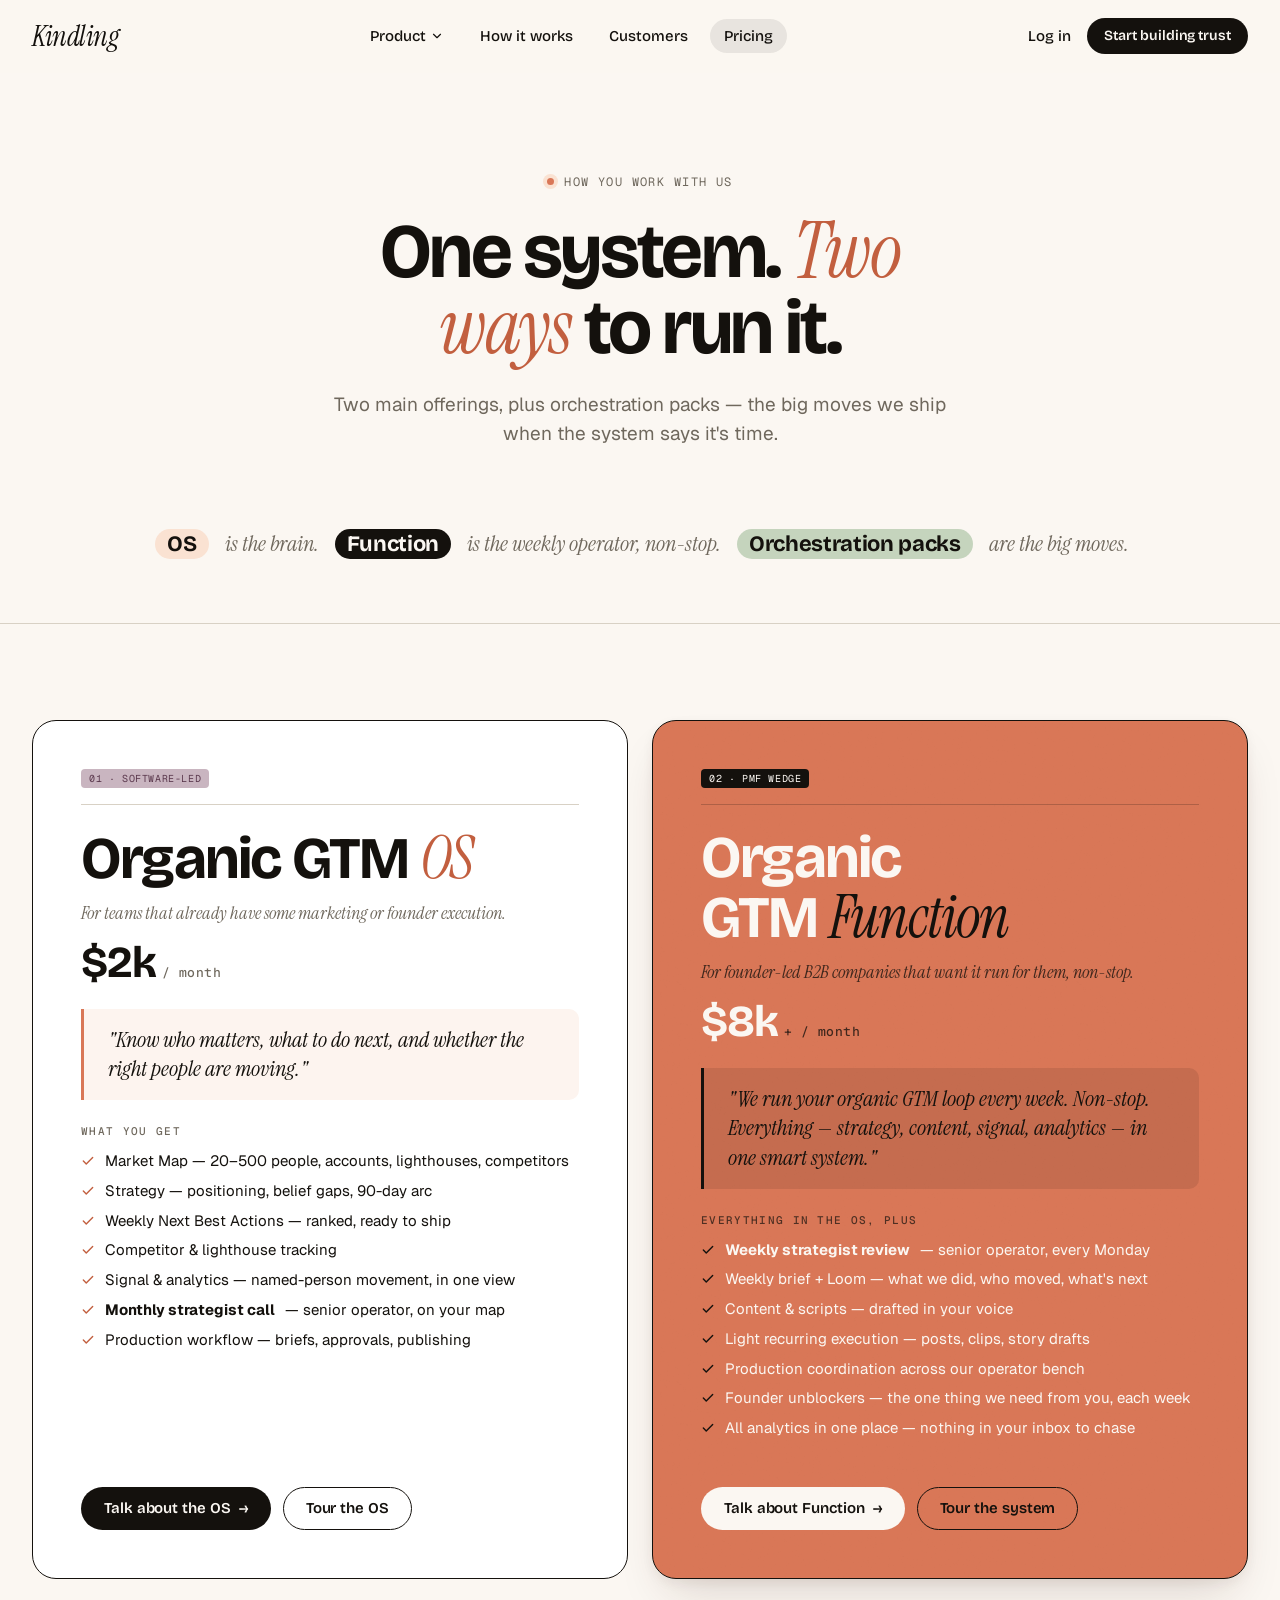
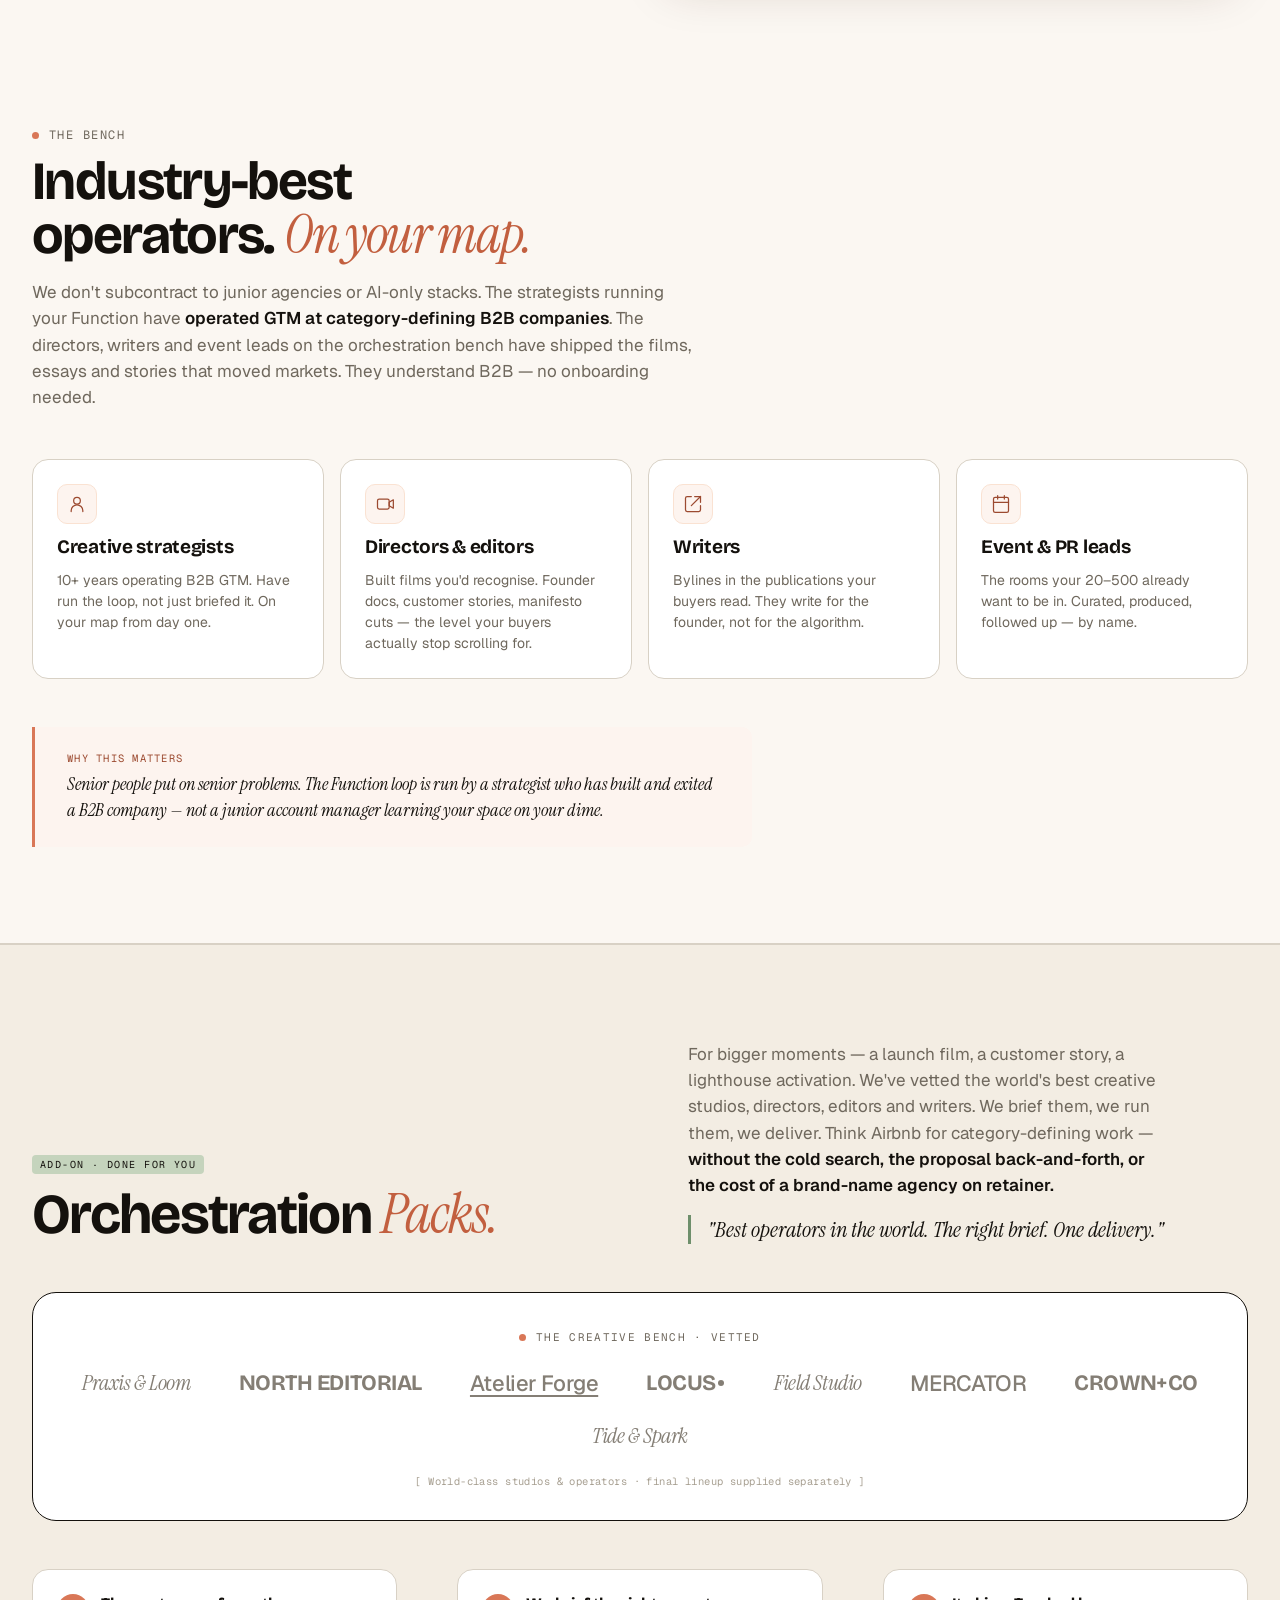
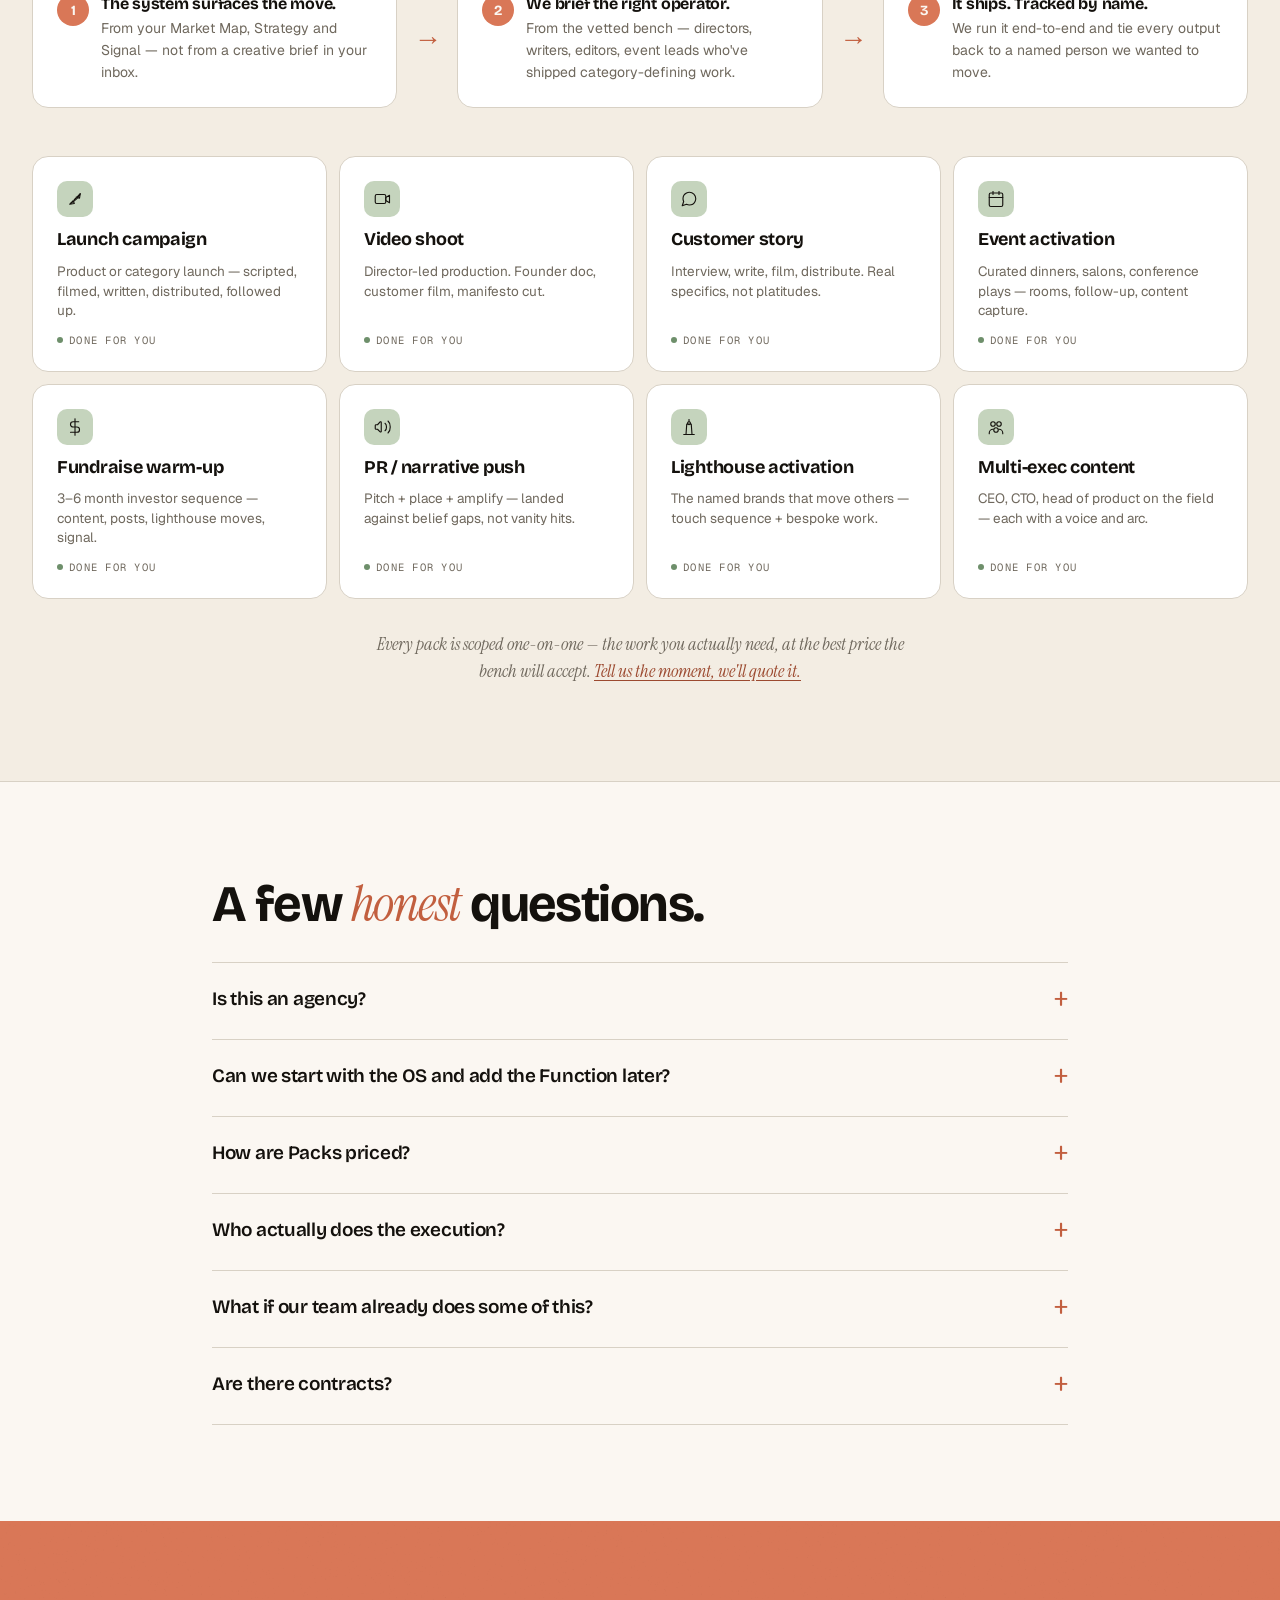
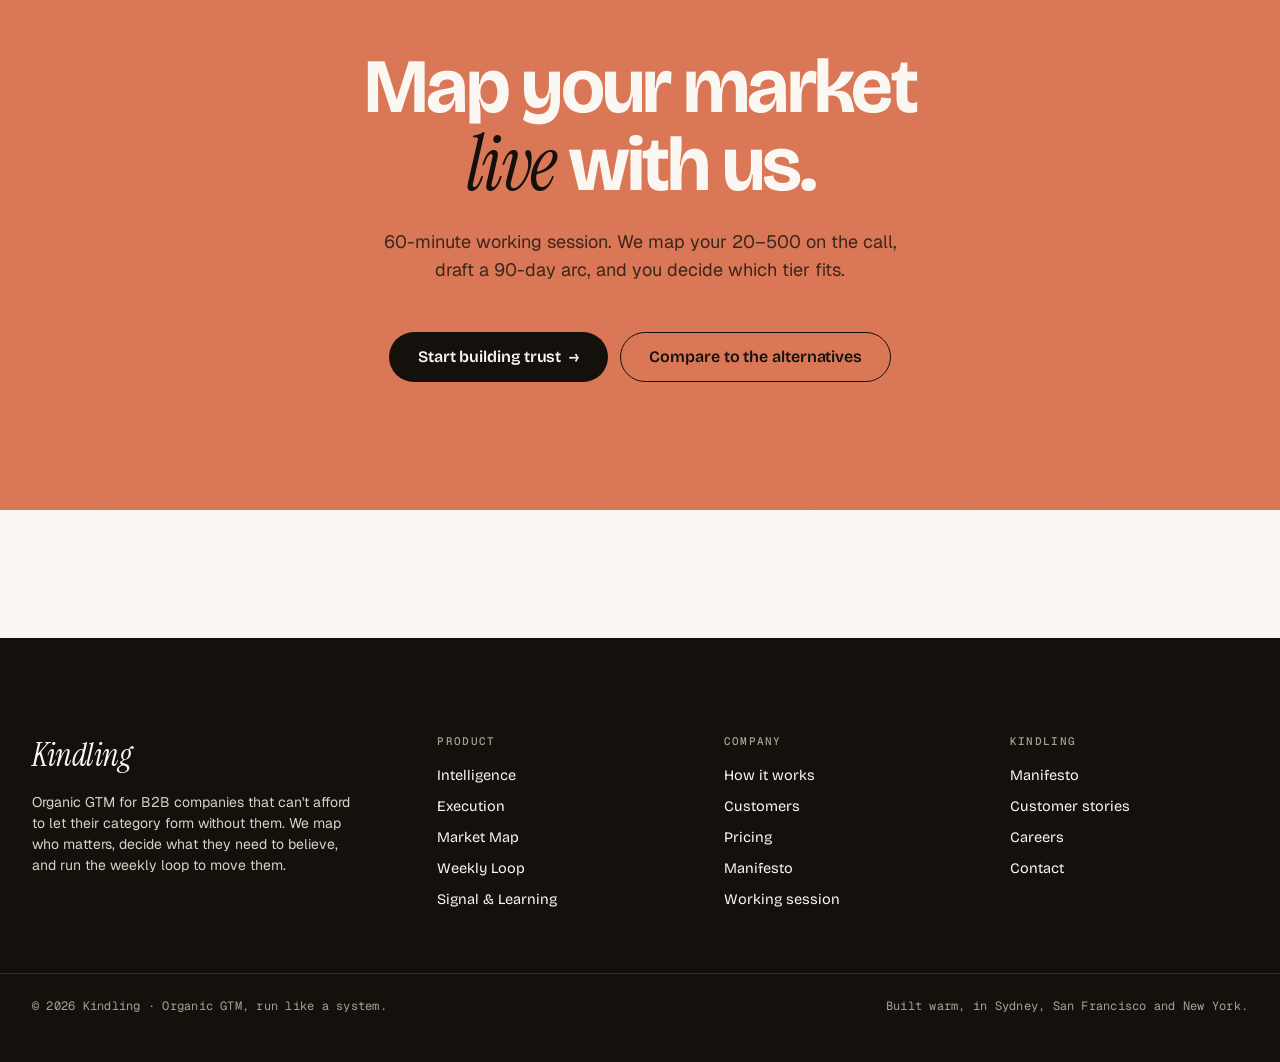
<file: deploy/offerings.html>
<!doctype html>
<html lang="en">
<head>
<meta charset="utf-8" />
<meta name="viewport" content="width=device-width, initial-scale=1" />
<title>Kindling — Offerings</title>
<link rel="stylesheet" href="colors_and_type.css" />
<link rel="stylesheet" href="shared.css" />
<style>
  /* ============================================================
     OFFERINGS
     ============================================================ */

  /* ---------- Hero ---------- */
  .o-hero {
    position: relative;
    background: var(--parchment-50);
    overflow: hidden;
    border-bottom: 1px solid var(--color-line);
  }
  .o-hero-inner {
    max-width: 1280px; margin: 0 auto;
    padding: var(--space-9) var(--space-6) var(--space-7);
    text-align: center;
  }
  .o-eyebrow {
    display: inline-flex; align-items: center; gap: 10px;
    font-family: var(--font-mono); font-size: 12px;
    letter-spacing: var(--tr-eyebrow); text-transform: uppercase;
    color: var(--ink-300); margin-bottom: var(--space-5);
  }
  .o-eyebrow .dot { width: 7px; height: 7px; border-radius: 50%; background: var(--ember-500); box-shadow: 0 0 0 4px var(--ember-100);}
  .o-h {
    font-family: var(--font-utility); font-weight: 700;
    font-size: clamp(48px, 6vw, 88px); line-height: 0.98; letter-spacing: -0.035em;
    color: var(--ink-900); margin: 0 auto; max-width: 18ch; text-wrap: balance;
  }
  .o-h .it { font-family: var(--font-display); font-style: italic; font-weight: 400; letter-spacing: -0.02em; color: var(--ember-600); }
  .o-lede {
    max-width: 660px; margin: var(--space-5) auto 0;
    font-size: 19px; line-height: 1.55; color: var(--ink-300);
  }

  /* Simple model line */
  .model {
    max-width: 1280px; margin: 0 auto;
    padding: var(--space-6) var(--space-6) var(--space-8);
    display: flex; flex-wrap: wrap; gap: var(--space-3);
    justify-content: center; align-items: center;
    font-family: var(--font-display); font-style: italic;
    font-size: 22px; color: var(--ink-300);
    text-align: center;
  }
  .model b {
    font-family: var(--font-utility); font-style: normal;
    font-weight: 700; color: var(--ink-900);
    letter-spacing: -0.015em;
    background: var(--ember-100);
    padding: 2px 12px; border-radius: 999px;
    margin: 0 4px;
  }
  .model b.dark { background: var(--ink-900); color: var(--parchment-50); }
  .model b.sage { background: var(--sage-200); color: var(--ink-900); }
  .model b.plum { background: var(--plum-200); color: var(--ink-900); }

  /* ---------- Main offerings (2 large cards) ---------- */
  .main-offerings {
    padding: var(--space-9) 0 var(--space-7);
    background: var(--color-bg);
  }
  .mo-inner {
    max-width: 1280px; margin: 0 auto; padding: 0 var(--space-6);
    display: grid; grid-template-columns: 1fr 1fr; gap: var(--space-5);
  }
  @media (max-width: 1000px) { .mo-inner { grid-template-columns: 1fr; } }

  .mo-card {
    position: relative;
    background: var(--color-bg-elev);
    border: 1.5px solid var(--ink-900);
    border-radius: var(--radius-xl);
    padding: var(--space-7);
    display: flex; flex-direction: column;
    overflow: hidden;
  }
  .mo-card.featured {
    background: var(--ember-500);
    color: var(--parchment-50);
    box-shadow: var(--shadow-lg);
  }
  .mo-card.featured .grain {
    position: absolute; inset: 0;
    background-image: url('assets/texture/paper-grain.png');
    background-size: 400px; opacity: 0.4; mix-blend-mode: multiply; pointer-events: none;
  }
  .mo-card .mo-content { position: relative; z-index: 2; display: flex; flex-direction: column; height: 100%; }

  .mo-head {
    display: flex; align-items: baseline; justify-content: space-between;
    gap: var(--space-3);
    padding-bottom: var(--space-4);
    border-bottom: 1px solid var(--color-line);
    margin-bottom: var(--space-5);
  }
  .mo-card.featured .mo-head { border-bottom-color: rgba(20,17,13,0.22); }

  .mo-tag {
    font-family: var(--font-mono); font-size: 11px;
    letter-spacing: var(--tr-eyebrow); text-transform: uppercase;
    color: var(--ink-300); display: inline-flex; align-items: center; gap: 8px;
  }
  .mo-card.featured .mo-tag { color: rgba(20,17,13,0.78); }
  .mo-tag .badge {
    background: var(--plum-200); color: var(--plum-500);
    padding: 3px 8px; border-radius: 4px;
    font-family: var(--font-mono); font-size: 10px;
    letter-spacing: 0.06em;
  }
  .mo-card.featured .mo-tag .badge { background: var(--ink-900); color: var(--parchment-50); }

  .mo-card h2 {
    font-family: var(--font-utility); font-weight: 700;
    font-size: clamp(40px, 4.6vw, 64px); line-height: 1;
    letter-spacing: -0.03em; color: var(--ink-900);
    margin: 0 0 var(--space-3); text-wrap: balance;
  }
  .mo-card.featured h2 { color: var(--parchment-50); }
  .mo-card h2 .it { font-family: var(--font-display); font-style: italic; font-weight: 400; color: var(--ember-600); }
  .mo-card.featured h2 .it { color: var(--ink-900); }

  .mo-pitch {
    font-family: var(--font-display); font-style: italic;
    font-size: 22px; line-height: 1.35;
    color: var(--ink-900); margin: 0 0 var(--space-5);
    padding: var(--space-4) var(--space-5);
    background: var(--ember-50);
    border-left: 3px solid var(--ember-500);
    border-radius: 0 var(--radius-md) var(--radius-md) 0;
  }
  .mo-card.featured .mo-pitch {
    background: rgba(20, 17, 13, 0.1);
    border-left-color: var(--ink-900);
    color: var(--ink-900);
  }

  .mo-price {
    font-family: var(--font-utility); font-weight: 700;
    font-size: 44px; letter-spacing: -0.025em; line-height: 1;
    color: var(--ink-900); margin: 0 0 var(--space-5);
  }
  .mo-card.featured .mo-price { color: var(--parchment-50); }
  .mo-price sub {
    font-family: var(--font-mono); font-style: normal;
    font-size: 13px; letter-spacing: 0.04em;
    color: var(--ink-300); margin-left: 6px; vertical-align: baseline;
    font-weight: 500;
  }
  .mo-card.featured .mo-price sub { color: rgba(20, 17, 13, 0.78); }

  .mo-section {
    margin-bottom: var(--space-5);
  }
  .mo-section h6 {
    margin: 0 0 var(--space-3);
    font-family: var(--font-mono); font-size: 11px;
    letter-spacing: var(--tr-eyebrow); text-transform: uppercase;
    color: var(--ink-300); font-weight: 500;
  }
  .mo-card.featured .mo-section h6 { color: rgba(20,17,13,0.7); }

  .mo-section p { margin: 0 0 var(--space-3); font-size: 16px; line-height: 1.5; color: var(--ink-900); }
  .mo-card.featured .mo-section p { color: var(--parchment-50); }

  .mo-list { list-style: none; margin: 0; padding: 0; display: flex; flex-direction: column; gap: var(--space-2); }
  .mo-list li {
    display: flex; gap: 10px; align-items: flex-start;
    font-size: 15px; line-height: 1.45; color: var(--ink-900);
  }
  .mo-card.featured .mo-list li { color: var(--parchment-50); }
  .mo-list li svg {
    flex: none; margin-top: 4px; width: 14px; height: 14px;
    color: var(--ember-600);
  }
  .mo-card.featured .mo-list li svg { color: var(--ink-900); }

  .mo-foot {
    margin-top: auto;
    padding-top: var(--space-5);
    display: flex; gap: var(--space-3);
  }

  .mo-card .who {
    font-family: var(--font-display); font-style: italic;
    font-size: 18px; color: var(--ink-300);
    margin: 0 0 var(--space-4);
  }
  .mo-card.featured .who { color: rgba(20, 17, 13, 0.78); }

  /* ---------- Bench ---------- */
  .bench {
    padding: var(--space-9) 0;
    background: var(--color-bg);
    border-bottom: 1px solid var(--color-line);
  }
  .bench-inner { max-width: 1280px; margin: 0 auto; padding: 0 var(--space-6); }
  .bench-head { max-width: 720px; margin: 0 0 var(--space-7); }
  .bench-eyebrow {
    font-family: var(--font-mono); font-size: 12px;
    letter-spacing: var(--tr-eyebrow); text-transform: uppercase;
    color: var(--ink-300); margin-bottom: var(--space-3);
    display: inline-flex; align-items: center; gap: 10px;
  }
  .bench-eyebrow .dot { width: 7px; height: 7px; border-radius: 50%; background: var(--ember-500); }
  .bench h2 {
    font-family: var(--font-utility); font-weight: 700;
    font-size: clamp(36px, 4.2vw, 60px); line-height: 1; letter-spacing: -0.03em;
    color: var(--ink-900); margin: 0 0 var(--space-4); text-wrap: balance;
  }
  .bench h2 .it { font-family: var(--font-display); font-style: italic; font-weight: 400; color: var(--ember-600); }
  .bench-head p {
    font-size: 17px; line-height: 1.55; color: var(--ink-300);
    margin: 0; max-width: 60ch;
  }
  .bench-head p b { color: var(--ink-900); font-weight: 600; }

  .bench-grid {
    display: grid;
    grid-template-columns: repeat(4, 1fr);
    gap: var(--space-4);
  }
  @media (max-width: 980px) { .bench-grid { grid-template-columns: repeat(2, 1fr); } }
  @media (max-width: 560px) { .bench-grid { grid-template-columns: 1fr; } }
  .bench-card {
    background: var(--color-bg-elev);
    border: 1px solid var(--color-line);
    border-radius: var(--radius-lg);
    padding: var(--space-5);
    display: flex; flex-direction: column; gap: var(--space-3);
  }
  .bench-ic {
    width: 40px; height: 40px;
    border-radius: var(--radius-md);
    background: var(--ember-50);
    border: 1px solid var(--ember-100);
    color: var(--ember-700);
    display: grid; place-items: center;
  }
  .bench-ic svg { width: 20px; height: 20px; }
  .bench-card h3 {
    margin: 0;
    font-family: var(--font-utility); font-weight: 700;
    font-size: 19px; letter-spacing: -0.015em; line-height: 1.15;
    color: var(--ink-900);
  }
  .bench-card p {
    margin: 0; font-size: 14px; line-height: 1.5;
    color: var(--ink-300);
  }

  .bench-foot {
    margin-top: var(--space-7);
    padding: var(--space-5) var(--space-6);
    border-left: 3px solid var(--ember-500);
    background: var(--ember-50);
    border-radius: 0 var(--radius-md) var(--radius-md) 0;
    max-width: 720px;
  }
  .bench-foot .bf-eyebrow {
    display: block;
    font-family: var(--font-mono); font-size: 10.5px;
    letter-spacing: var(--tr-eyebrow); text-transform: uppercase;
    color: var(--ember-700);
    margin-bottom: 6px;
  }
  .bench-foot p {
    margin: 0;
    font-family: var(--font-display); font-style: italic;
    font-size: 18px; line-height: 1.45;
    color: var(--ink-900);
  }

  /* ---------- Orchestration packs ---------- */
  .packs {
    padding: var(--space-9) 0;
    background: var(--parchment-100);
    border-top: 1px solid var(--color-line);
    border-bottom: 1px solid var(--color-line);
  }
  .packs-inner { max-width: 1280px; margin: 0 auto; padding: 0 var(--space-6); }
  .packs-head {
    display: grid; grid-template-columns: 1fr 1fr; gap: var(--space-9);
    align-items: end; margin-bottom: var(--space-7);
  }
  @media (max-width: 900px) { .packs-head { grid-template-columns: 1fr; gap: var(--space-5); } }
  .packs-head .label {
    font-family: var(--font-mono); font-size: 12px;
    letter-spacing: var(--tr-eyebrow); text-transform: uppercase;
    color: var(--ink-300); margin-bottom: var(--space-3);
    display: inline-flex; align-items: center; gap: 10px;
  }
  .packs-head .label .badge {
    background: var(--sage-200); color: var(--ink-900);
    padding: 3px 8px; border-radius: 4px;
    font-family: var(--font-mono); font-size: 10px;
  }
  .packs-head h2 {
    font-family: var(--font-utility); font-weight: 700;
    font-size: clamp(40px, 4.4vw, 64px); line-height: 1; letter-spacing: -0.03em;
    margin: 0; text-wrap: balance; max-width: 16ch;
  }
  .packs-head h2 .it { font-family: var(--font-display); font-style: italic; font-weight: 400; color: var(--ember-600); }
  .packs-head .right { display: flex; flex-direction: column; gap: var(--space-4); }
  .packs-head p {
    font-size: 17px; line-height: 1.55; color: var(--ink-300); margin: 0;
    max-width: 50ch;
  }
  .packs-head p b { color: var(--ink-900); font-weight: 600; }
  .packs-head .pitch {
    font-family: var(--font-display); font-style: italic;
    font-size: 22px; color: var(--ink-900);
    border-left: 3px solid var(--sage-500);
    padding-left: var(--space-4);
  }

  /* Creative bench strip */
  .bench-strip {
    margin-bottom: var(--space-7);
    padding: var(--space-6);
    border: 1px solid var(--ink-900);
    border-radius: var(--radius-xl);
    background: var(--color-bg-elev);
    text-align: center;
  }
  .bs-eyebrow {
    display: inline-flex; align-items: center; gap: 10px;
    font-family: var(--font-mono); font-size: 11px;
    letter-spacing: var(--tr-eyebrow); text-transform: uppercase;
    color: var(--ink-300); margin-bottom: var(--space-5);
  }
  .bs-eyebrow .bs-dot { width: 7px; height: 7px; border-radius: 50%; background: var(--ember-500); }
  .bs-row {
    display: flex; flex-wrap: wrap; justify-content: center; align-items: center;
    gap: var(--space-5) var(--space-7);
  }
  .bs-logo {
    font-size: 22px;
    color: var(--ink-300); opacity: 0.85;
    letter-spacing: -0.02em; white-space: nowrap;
    transition: opacity var(--dur-base) var(--ease-out), color var(--dur-base) var(--ease-out);
  }
  .bs-logo:hover { color: var(--ink-900); opacity: 1; }
  .bs-logo.serif { font-family: var(--font-display); font-style: italic; }
  .bs-logo.utility { font-family: var(--font-utility); font-weight: 700; }
  .bs-logo.body { font-family: var(--font-body); font-weight: 500; }
  .bs-logo .bs-und { text-decoration: underline; text-decoration-thickness: 1.5px; text-underline-offset: 4px; }
  .bs-logo .bs-d { display: inline-block; width: 6px; height: 6px; border-radius: 50%; background: currentColor; margin: 0 2px 3px; vertical-align: middle; }
  .bs-note {
    margin-top: var(--space-5);
    font-family: var(--font-mono); font-size: 10.5px;
    color: var(--ink-200); letter-spacing: 0.04em;
  }

  /* How it works (orchestration) */
  .orch-how {
    display: grid; grid-template-columns: 1fr 28px 1fr 28px 1fr;
    gap: var(--space-4);
    align-items: stretch;
    margin-bottom: var(--space-7);
  }
  @media (max-width: 900px) {
    .orch-how { grid-template-columns: 1fr; }
    .oh-arrow { display: none; }
  }
  .oh-step {
    background: var(--color-bg-elev);
    border: 1px solid var(--color-line);
    border-radius: var(--radius-lg);
    padding: var(--space-5);
    display: flex; gap: var(--space-3); align-items: flex-start;
  }
  .oh-n {
    flex: none;
    width: 32px; height: 32px;
    border-radius: 50%;
    background: var(--ember-500); color: var(--parchment-50);
    display: grid; place-items: center;
    font-family: var(--font-utility); font-weight: 700;
    font-size: 14px;
  }
  .oh-body b {
    display: block;
    font-family: var(--font-utility); font-weight: 700;
    font-size: 16px; letter-spacing: -0.015em;
    color: var(--ink-900); margin-bottom: 4px;
  }
  .oh-body span {
    font-size: 14px; line-height: 1.5; color: var(--ink-300);
  }
  .oh-arrow {
    display: flex; align-items: center; justify-content: center;
    font-family: var(--font-display); font-style: italic;
    font-size: 28px;
    color: var(--ember-600);
  }

  /* Pack card with "Done for you" tag instead of price */
  .pack .pack-tag {
    margin-top: auto;
    font-family: var(--font-mono); font-size: 10.5px;
    letter-spacing: var(--tr-eyebrow); text-transform: uppercase;
    color: var(--ink-300);
    display: inline-flex; align-items: center; gap: 6px;
  }
  .pack .pack-tag::before {
    content: ""; width: 6px; height: 6px; border-radius: 50%;
    background: var(--sage-500);
  }

  /* Packs foot */
  .packs-foot {
    margin-top: var(--space-6);
    text-align: center;
  }
  .packs-foot p {
    font-family: var(--font-display); font-style: italic;
    font-size: 18px; line-height: 1.5;
    color: var(--ink-300); margin: 0;
    max-width: 70ch; margin-inline: auto;
  }
  .packs-foot p a {
    color: var(--ember-700);
    text-decoration: underline;
    text-decoration-thickness: 1px;
    text-underline-offset: 3px;
  }
  .packs-inner { max-width: 1280px; margin: 0 auto; padding: 0 var(--space-6); }
  .packs-head {
    display: grid; grid-template-columns: 1fr 1fr; gap: var(--space-9);
    align-items: end; margin-bottom: var(--space-7);
  }
  @media (max-width: 900px) { .packs-head { grid-template-columns: 1fr; gap: var(--space-5); } }
  .packs-head .label {
    font-family: var(--font-mono); font-size: 12px;
    letter-spacing: var(--tr-eyebrow); text-transform: uppercase;
    color: var(--ink-300); margin-bottom: var(--space-3);
    display: inline-flex; align-items: center; gap: 10px;
  }
  .packs-head .label .badge {
    background: var(--sage-200); color: var(--ink-900);
    padding: 3px 8px; border-radius: 4px;
    font-family: var(--font-mono); font-size: 10px;
  }
  .packs-head h2 {
    font-family: var(--font-utility); font-weight: 700;
    font-size: clamp(40px, 4.4vw, 64px); line-height: 1; letter-spacing: -0.03em;
    margin: 0; text-wrap: balance; max-width: 16ch;
  }
  .packs-head h2 .it { font-family: var(--font-display); font-style: italic; font-weight: 400; color: var(--ember-600); }
  .packs-head .right {
    display: flex; flex-direction: column; gap: var(--space-4);
  }
  .packs-head p {
    font-size: 17px; line-height: 1.55; color: var(--ink-300); margin: 0;
    max-width: 44ch;
  }
  .packs-head .range {
    font-family: var(--font-utility); font-weight: 700;
    font-size: 28px; letter-spacing: -0.02em; color: var(--ink-900);
  }
  .packs-head .range sub {
    font-family: var(--font-mono); font-size: 12px; color: var(--ink-300);
    letter-spacing: 0.04em; margin-left: 8px; vertical-align: baseline;
    font-weight: 500;
  }
  .packs-head .pitch {
    font-family: var(--font-display); font-style: italic;
    font-size: 22px; color: var(--ink-900);
    border-left: 3px solid var(--sage-500);
    padding-left: var(--space-4);
  }

  .packs-grid {
    display: grid; grid-template-columns: repeat(4, 1fr); gap: var(--space-3);
  }
  @media (max-width: 1000px) { .packs-grid { grid-template-columns: repeat(2, 1fr); } }
  @media (max-width: 580px) { .packs-grid { grid-template-columns: 1fr; } }
  .pack {
    background: var(--color-bg-elev);
    border: 1px solid var(--color-line);
    border-radius: var(--radius-lg);
    padding: var(--space-5);
    display: flex; flex-direction: column; gap: var(--space-3);
    min-height: 180px;
    text-decoration: none; color: inherit;
    transition: border-color var(--dur-fast) var(--ease-out), transform var(--dur-fast) var(--ease-out);
  }
  .pack:hover { border-color: var(--ink-900); transform: translateY(-2px); }
  .pack .ic {
    width: 36px; height: 36px;
    border-radius: var(--radius-md);
    background: var(--sage-200); color: var(--ink-900);
    display: grid; place-items: center;
  }
  .pack .ic svg { width: 18px; height: 18px; }
  .pack h4 {
    margin: 0;
    font-family: var(--font-utility); font-weight: 700;
    font-size: 18px; letter-spacing: -0.015em; line-height: 1.15;
    color: var(--ink-900);
  }
  .pack p { margin: 0; font-size: 13.5px; line-height: 1.45; color: var(--ink-300); }
  .pack .from {
    margin-top: auto;
    font-family: var(--font-mono); font-size: 11px;
    color: var(--ink-300); letter-spacing: 0.04em;
  }
  .pack .from b { color: var(--ink-900); font-weight: 600; }

  /* ---------- FAQ ---------- */
  .faq {
    padding: var(--space-9) 0;
    background: var(--color-bg);
  }
  .faq-inner { max-width: 920px; margin: 0 auto; padding: 0 var(--space-6); }
  .faq h2 {
    font-family: var(--font-utility); font-weight: 700;
    font-size: clamp(36px, 4vw, 56px); line-height: 1; letter-spacing: -0.03em;
    margin: 0 0 var(--space-6); text-wrap: balance;
  }
  .faq h2 .it { font-family: var(--font-display); font-style: italic; font-weight: 400; color: var(--ember-600); }
  .faq-list { display: flex; flex-direction: column; }
  .faq details {
    padding: var(--space-5) 0;
    border-top: 1px solid var(--color-line);
  }
  .faq details:last-child { border-bottom: 1px solid var(--color-line); }
  .faq summary {
    cursor: pointer; list-style: none;
    font-family: var(--font-utility); font-weight: 600; font-size: 19px;
    color: var(--ink-900); letter-spacing: -0.015em;
    display: flex; justify-content: space-between; gap: var(--space-4);
  }
  .faq summary::-webkit-details-marker { display: none; }
  .faq summary::after {
    content: "+";
    font-family: var(--font-display); font-size: 28px;
    color: var(--ember-600); transition: transform var(--dur-base) var(--ease-out);
    line-height: 1;
  }
  .faq details[open] summary::after { content: "−"; }
  .faq details > p { margin: var(--space-3) 0 0; max-width: 64ch; font-size: 16px; line-height: 1.6; color: var(--ink-300); }

  /* ---------- CTA ---------- */
  .cta-section {
    position: relative;
    background: var(--ember-500); color: var(--parchment-50);
    padding: var(--space-10) 0; overflow: hidden;
  }
  .cta-section .grain {
    position: absolute; inset: 0;
    background-image: url('assets/texture/paper-grain.png');
    background-size: 500px; opacity: 0.5; mix-blend-mode: multiply; pointer-events: none;
  }
  .cta-inner { max-width: 1280px; margin: 0 auto; padding: 0 var(--space-6); text-align: center; position: relative; z-index: 2;}
  .cta-inner h2 {
    font-family: var(--font-utility); font-weight: 700;
    font-size: clamp(48px, 6vw, 84px); line-height: 1; letter-spacing: -0.035em;
    margin: 0 0 var(--space-5); color: var(--parchment-50);
    text-wrap: balance; max-width: 18ch; margin-inline: auto;
  }
  .cta-inner h2 .it { font-family: var(--font-display); font-style: italic; font-weight: 400; color: var(--ink-900); }
  .cta-inner p { max-width: 540px; margin: 0 auto var(--space-7); font-size: 18px; line-height: 1.55; color: rgba(20, 17, 13, 0.8); }
  .cta-actions { display: inline-flex; gap: var(--space-3); flex-wrap: wrap; justify-content: center; }
  .cta-actions .k-btn--primary { background: var(--ink-900); color: var(--parchment-50); }
  .cta-actions .k-btn--ghost { border-color: var(--ink-900); color: var(--ink-900); }
  .cta-actions .k-btn--ghost:hover { background: rgba(20,17,13,0.1); }
</style>
</head>
<body>

<div id="k-header-mount" data-mode="light" data-active="pricing"></div>

<main>

  <section class="o-hero">
    <div class="o-hero-inner">
      <div class="o-eyebrow"><span class="dot"></span>How you work with us</div>
      <h1 class="o-h">One system. <span class="it">Two ways</span> to run it.</h1>
      <p class="o-lede">
        Two main offerings, plus orchestration packs — the big moves we ship when the system says it's time.
      </p>
    </div>

    <!-- Simple model -->
    <div class="model">
      <b>OS</b><span>is the brain.</span>
      <b class="dark">Function</b><span>is the weekly operator, non-stop.</span>
      <b class="sage">Orchestration packs</b><span>are the big moves.</span>
    </div>
  </section>

  <!-- ===================== TWO MAIN OFFERINGS ===================== -->
  <section class="main-offerings">
    <div class="mo-inner">

      <!-- OS -->
      <article class="mo-card" id="os">
        <div class="mo-content">
          <div class="mo-head">
            <div class="mo-tag"><span class="badge">01 · Software-led</span></div>
          </div>
          <h2>Organic GTM <span class="it">OS</span></h2>
          <p class="who">For teams that already have some marketing or founder execution.</p>
          <div class="mo-price">
            $2k<sub>/ month</sub>
          </div>
          <p class="mo-pitch">"Know who matters, what to do next, and whether the right people are moving."</p>

          <div class="mo-section">
            <h6>What you get</h6>
            <ul class="mo-list">
              <li><svg viewBox="0 0 24 24" fill="none" stroke="currentColor" stroke-width="2.4" stroke-linecap="round" stroke-linejoin="round"><polyline points="20 6 9 17 4 12"/></svg>Market Map — 20–500 people, accounts, lighthouses, competitors</li>
              <li><svg viewBox="0 0 24 24" fill="none" stroke="currentColor" stroke-width="2.4" stroke-linecap="round" stroke-linejoin="round"><polyline points="20 6 9 17 4 12"/></svg>Strategy — positioning, belief gaps, 90-day arc</li>
              <li><svg viewBox="0 0 24 24" fill="none" stroke="currentColor" stroke-width="2.4" stroke-linecap="round" stroke-linejoin="round"><polyline points="20 6 9 17 4 12"/></svg>Weekly Next Best Actions — ranked, ready to ship</li>
              <li><svg viewBox="0 0 24 24" fill="none" stroke="currentColor" stroke-width="2.4" stroke-linecap="round" stroke-linejoin="round"><polyline points="20 6 9 17 4 12"/></svg>Competitor &amp; lighthouse tracking</li>
              <li><svg viewBox="0 0 24 24" fill="none" stroke="currentColor" stroke-width="2.4" stroke-linecap="round" stroke-linejoin="round"><polyline points="20 6 9 17 4 12"/></svg>Signal &amp; analytics — named-person movement, in one view</li>
              <li><svg viewBox="0 0 24 24" fill="none" stroke="currentColor" stroke-width="2.4" stroke-linecap="round" stroke-linejoin="round"><polyline points="20 6 9 17 4 12"/></svg><b>Monthly strategist call</b> — senior operator, on your map</li>
              <li><svg viewBox="0 0 24 24" fill="none" stroke="currentColor" stroke-width="2.4" stroke-linecap="round" stroke-linejoin="round"><polyline points="20 6 9 17 4 12"/></svg>Production workflow — briefs, approvals, publishing</li>
            </ul>
          </div>
          <div class="mo-foot">
            <a class="k-btn k-btn--primary" href="#book">Talk about the OS <span class="arrow">→</span></a>
            <a class="k-btn k-btn--ghost" style="border-color: var(--ink-900); color: var(--ink-900);" href="product.html#intelligence">Tour the OS</a>
          </div>
        </div>
      </article>

      <!-- Function -->
      <article class="mo-card featured" id="function">
        <div class="grain"></div>
        <div class="mo-content">
          <div class="mo-head">
            <div class="mo-tag"><span class="badge">02 · PMF wedge</span></div>
          </div>
          <h2>Organic GTM <span class="it">Function</span></h2>
          <p class="who">For founder-led B2B companies that want it run for them, non-stop.</p>
          <div class="mo-price">
            $8k<sub>+ / month</sub>
          </div>
          <p class="mo-pitch">"We run your organic GTM loop every week. Non-stop. Everything — strategy, content, signal, analytics — in one smart system."</p>

          <div class="mo-section">
            <h6>Everything in the OS, plus</h6>
            <ul class="mo-list">
              <li><svg viewBox="0 0 24 24" fill="none" stroke="currentColor" stroke-width="2.4" stroke-linecap="round" stroke-linejoin="round"><polyline points="20 6 9 17 4 12"/></svg><b>Weekly strategist review</b> — senior operator, every Monday</li>
              <li><svg viewBox="0 0 24 24" fill="none" stroke="currentColor" stroke-width="2.4" stroke-linecap="round" stroke-linejoin="round"><polyline points="20 6 9 17 4 12"/></svg>Weekly brief + Loom — what we did, who moved, what's next</li>
              <li><svg viewBox="0 0 24 24" fill="none" stroke="currentColor" stroke-width="2.4" stroke-linecap="round" stroke-linejoin="round"><polyline points="20 6 9 17 4 12"/></svg>Content &amp; scripts — drafted in your voice</li>
              <li><svg viewBox="0 0 24 24" fill="none" stroke="currentColor" stroke-width="2.4" stroke-linecap="round" stroke-linejoin="round"><polyline points="20 6 9 17 4 12"/></svg>Light recurring execution — posts, clips, story drafts</li>
              <li><svg viewBox="0 0 24 24" fill="none" stroke="currentColor" stroke-width="2.4" stroke-linecap="round" stroke-linejoin="round"><polyline points="20 6 9 17 4 12"/></svg>Production coordination across our operator bench</li>
              <li><svg viewBox="0 0 24 24" fill="none" stroke="currentColor" stroke-width="2.4" stroke-linecap="round" stroke-linejoin="round"><polyline points="20 6 9 17 4 12"/></svg>Founder unblockers — the one thing we need from you, each week</li>
              <li><svg viewBox="0 0 24 24" fill="none" stroke="currentColor" stroke-width="2.4" stroke-linecap="round" stroke-linejoin="round"><polyline points="20 6 9 17 4 12"/></svg>All analytics in one place — nothing in your inbox to chase</li>
            </ul>
          </div>
          <div class="mo-foot">
            <a class="k-btn k-btn--on-ember-light" href="#book">Talk about Function <span class="arrow">→</span></a>
            <a class="k-btn k-btn--ghost" style="border-color: var(--ink-900); color: var(--ink-900);" href="product.html">Tour the system</a>
          </div>
        </div>
      </article>
    </div>
  </section>

  <!-- ===================== THE BENCH ===================== -->
  <section class="bench">
    <div class="bench-inner">
      <div class="bench-head">
        <div class="bench-eyebrow"><span class="dot"></span>The bench</div>
        <h2>Industry-best operators. <span class="it">On your map.</span></h2>
        <p>We don't subcontract to junior agencies or AI-only stacks. The strategists running your Function have <b>operated GTM at category-defining B2B companies</b>. The directors, writers and event leads on the orchestration bench have shipped the films, essays and stories that moved markets. They understand B2B — no onboarding needed.</p>
      </div>

      <div class="bench-grid">
        <div class="bench-card">
          <div class="bench-ic">
            <svg viewBox="0 0 24 24" fill="none" stroke="currentColor" stroke-width="1.5" stroke-linecap="round" stroke-linejoin="round"><circle cx="12" cy="8" r="4"/><path d="M5 21v-1a7 7 0 0 1 14 0v1"/></svg>
          </div>
          <h3>Creative strategists</h3>
          <p>10+ years operating B2B GTM. Have run the loop, not just briefed it. On your map from day one.</p>
        </div>
        <div class="bench-card">
          <div class="bench-ic">
            <svg viewBox="0 0 24 24" fill="none" stroke="currentColor" stroke-width="1.5" stroke-linecap="round" stroke-linejoin="round"><rect x="3" y="6" width="14" height="12" rx="2"/><path d="m17 10 5-3v10l-5-3Z"/></svg>
          </div>
          <h3>Directors &amp; editors</h3>
          <p>Built films you'd recognise. Founder docs, customer stories, manifesto cuts — the level your buyers actually stop scrolling for.</p>
        </div>
        <div class="bench-card">
          <div class="bench-ic">
            <svg viewBox="0 0 24 24" fill="none" stroke="currentColor" stroke-width="1.5" stroke-linecap="round" stroke-linejoin="round"><path d="M14 3h7v7"/><path d="M21 3 10 14"/><path d="M21 14v5a2 2 0 0 1-2 2H5a2 2 0 0 1-2-2V5a2 2 0 0 1 2-2h5"/></svg>
          </div>
          <h3>Writers</h3>
          <p>Bylines in the publications your buyers read. They write for the founder, not for the algorithm.</p>
        </div>
        <div class="bench-card">
          <div class="bench-ic">
            <svg viewBox="0 0 24 24" fill="none" stroke="currentColor" stroke-width="1.5" stroke-linecap="round" stroke-linejoin="round"><rect x="3" y="4" width="18" height="18" rx="2"/><path d="M3 10h18"/><path d="M8 2v4"/><path d="M16 2v4"/></svg>
          </div>
          <h3>Event &amp; PR leads</h3>
          <p>The rooms your 20–500 already want to be in. Curated, produced, followed up — by name.</p>
        </div>
      </div>

      <div class="bench-foot">
        <span class="bf-eyebrow">Why this matters</span>
        <p>Senior people put on senior problems. The Function loop is run by a strategist who has built and exited a B2B company — not a junior account manager learning your space on your dime.</p>
      </div>
    </div>
  </section>

  <!-- ===================== ORCHESTRATION PACKS ===================== -->
  <section class="packs" id="packs">
    <div class="packs-inner">
      <div class="packs-head">
        <div>
          <div class="label"><span class="badge">Add-on · Done for you</span></div>
          <h2>Orchestration <span class="it">Packs.</span></h2>
        </div>
        <div class="right">
          <p>For bigger moments — a launch film, a customer story, a lighthouse activation. We've vetted the world's best creative studios, directors, editors and writers. We brief them, we run them, we deliver. Think Airbnb for category-defining work — <b>without the cold search, the proposal back-and-forth, or the cost of a brand-name agency on retainer.</b></p>
          <div class="pitch">"Best operators in the world. The right brief. One delivery."</div>
        </div>
      </div>

      <!-- The creative bench -->
      <div class="bench-strip">
        <div class="bs-eyebrow"><span class="bs-dot"></span>The creative bench · vetted</div>
        <div class="bs-row">
          <span class="bs-logo serif">Praxis &amp; Loom</span>
          <span class="bs-logo utility">NORTH EDITORIAL</span>
          <span class="bs-logo body"><span class="bs-und">Atelier Forge</span></span>
          <span class="bs-logo utility">LOCUS<span class="bs-d"></span></span>
          <span class="bs-logo serif">Field Studio</span>
          <span class="bs-logo body">MERCATOR</span>
          <span class="bs-logo utility">CROWN+CO</span>
          <span class="bs-logo serif">Tide &amp; Spark</span>
        </div>
        <div class="bs-note">[ World-class studios &amp; operators · final lineup supplied separately ]</div>
      </div>

      <!-- How it works strip -->
      <div class="orch-how">
        <div class="oh-step">
          <div class="oh-n">1</div>
          <div class="oh-body">
            <b>The system surfaces the move.</b>
            <span>From your Market Map, Strategy and Signal — not from a creative brief in your inbox.</span>
          </div>
        </div>
        <div class="oh-arrow" aria-hidden="true">→</div>
        <div class="oh-step">
          <div class="oh-n">2</div>
          <div class="oh-body">
            <b>We brief the right operator.</b>
            <span>From the vetted bench — directors, writers, editors, event leads who've shipped category-defining work.</span>
          </div>
        </div>
        <div class="oh-arrow" aria-hidden="true">→</div>
        <div class="oh-step">
          <div class="oh-n">3</div>
          <div class="oh-body">
            <b>It ships. Tracked by name.</b>
            <span>We run it end-to-end and tie every output back to a named person we wanted to move.</span>
          </div>
        </div>
      </div>

      <!-- Packs grid (no prices) -->
      <div class="packs-grid">
        <a class="pack" href="#book">
          <div class="ic"><svg viewBox="0 0 24 24" fill="none" stroke="currentColor" stroke-width="1.5" stroke-linecap="round" stroke-linejoin="round"><path d="M14.5 9.5 19 5l-1 6-4.5-1.5Z"/><path d="M9.5 14.5 5 19l6-1-1.5-4Z"/><path d="m13 11-2 2"/><path d="M19 5c-3 6-6 9-12 12"/></svg></div>
          <h4>Launch campaign</h4>
          <p>Product or category launch — scripted, filmed, written, distributed, followed up.</p>
          <div class="pack-tag">Done for you</div>
        </a>
        <a class="pack" href="#book">
          <div class="ic"><svg viewBox="0 0 24 24" fill="none" stroke="currentColor" stroke-width="1.5" stroke-linecap="round" stroke-linejoin="round"><rect x="3" y="6" width="14" height="12" rx="2"/><path d="m17 10 5-3v10l-5-3Z"/></svg></div>
          <h4>Video shoot</h4>
          <p>Director-led production. Founder doc, customer film, manifesto cut.</p>
          <div class="pack-tag">Done for you</div>
        </a>
        <a class="pack" href="#book">
          <div class="ic"><svg viewBox="0 0 24 24" fill="none" stroke="currentColor" stroke-width="1.5" stroke-linecap="round" stroke-linejoin="round"><path d="M21 11.5a8.4 8.4 0 0 1-.9 3.8 8.5 8.5 0 0 1-7.6 4.7 8.4 8.4 0 0 1-3.8-.9L3 21l1.9-5.7a8.5 8.5 0 0 1-.9-3.8 8.5 8.5 0 0 1 4.7-7.6 8.4 8.4 0 0 1 3.8-.9 8.5 8.5 0 0 1 8.5 8.5Z"/></svg></div>
          <h4>Customer story</h4>
          <p>Interview, write, film, distribute. Real specifics, not platitudes.</p>
          <div class="pack-tag">Done for you</div>
        </a>
        <a class="pack" href="#book">
          <div class="ic"><svg viewBox="0 0 24 24" fill="none" stroke="currentColor" stroke-width="1.5" stroke-linecap="round" stroke-linejoin="round"><rect x="3" y="4" width="18" height="18" rx="2"/><path d="M3 10h18"/><path d="M8 2v4"/><path d="M16 2v4"/></svg></div>
          <h4>Event activation</h4>
          <p>Curated dinners, salons, conference plays — rooms, follow-up, content capture.</p>
          <div class="pack-tag">Done for you</div>
        </a>
        <a class="pack" href="#book">
          <div class="ic"><svg viewBox="0 0 24 24" fill="none" stroke="currentColor" stroke-width="1.5" stroke-linecap="round" stroke-linejoin="round"><path d="M12 1v22"/><path d="M17 5H9.5a3.5 3.5 0 0 0 0 7h5a3.5 3.5 0 0 1 0 7H6"/></svg></div>
          <h4>Fundraise warm-up</h4>
          <p>3–6 month investor sequence — content, posts, lighthouse moves, signal.</p>
          <div class="pack-tag">Done for you</div>
        </a>
        <a class="pack" href="#book">
          <div class="ic"><svg viewBox="0 0 24 24" fill="none" stroke="currentColor" stroke-width="1.5" stroke-linecap="round" stroke-linejoin="round"><path d="M3 11v3a1 1 0 0 0 1 1h2l3.5 3.5A1 1 0 0 0 11 18V6a1 1 0 0 0-1.5-.9L6 9H4a1 1 0 0 0-1 1Z"/><path d="M16 7s2 1.5 2 5-2 5-2 5"/><path d="M20 4s3 2.5 3 8-3 8-3 8"/></svg></div>
          <h4>PR / narrative push</h4>
          <p>Pitch + place + amplify — landed against belief gaps, not vanity hits.</p>
          <div class="pack-tag">Done for you</div>
        </a>
        <a class="pack" href="#book">
          <div class="ic"><svg viewBox="0 0 24 24" fill="none" stroke="currentColor" stroke-width="1.5" stroke-linecap="round" stroke-linejoin="round"><path d="M12 2v3"/><path d="M5 22h14"/><path d="M8 22 9 8h6l1 14"/><circle cx="12" cy="7" r="2"/></svg></div>
          <h4>Lighthouse activation</h4>
          <p>The named brands that move others — touch sequence + bespoke work.</p>
          <div class="pack-tag">Done for you</div>
        </a>
        <a class="pack" href="#book">
          <div class="ic"><svg viewBox="0 0 24 24" fill="none" stroke="currentColor" stroke-width="1.5" stroke-linecap="round" stroke-linejoin="round"><circle cx="8" cy="8" r="3"/><circle cx="16" cy="8" r="3"/><path d="M3 21v-1a5 5 0 0 1 5-5"/><path d="M21 21v-1a5 5 0 0 0-5-5"/><circle cx="12" cy="16" r="3"/></svg></div>
          <h4>Multi-exec content</h4>
          <p>CEO, CTO, head of product on the field — each with a voice and arc.</p>
          <div class="pack-tag">Done for you</div>
        </a>
      </div>

      <div class="packs-foot">
        <p>Every pack is scoped one-on-one — the work you actually need, at the best price the bench will accept. <a href="#book">Tell us the moment, we'll quote it.</a></p>
      </div>
    </div>
  </section>

  <!-- ===================== FAQ ===================== -->
  <section class="faq">
    <div class="faq-inner">
      <h2>A few <span class="it">honest</span> questions.</h2>
      <div class="faq-list">
        <details>
          <summary>Is this an agency?</summary>
          <p>No, and yes. The OS is software you operate. The Function is a weekly operator we run. Packs are large pieces of work, executed by the best operators in our bench. We don't book retainers for "marketing services" — every engagement is tied to a Market Map and a 90-day arc.</p>
        </details>
        <details>
          <summary>Can we start with the OS and add the Function later?</summary>
          <p>Yes. Most companies do. We set up the Market Map and Strategy in the first 2 weeks, then your team runs the weekly loop. If you decide you want us operating it, we move you to the Function tier with no setup repeat.</p>
        </details>
        <details>
          <summary>How are Packs priced?</summary>
          <p>Packs are scoped one-on-one. We brief the right operator from our vetted bench — directors, writers, editors, event leads — and give you a fixed price before we begin. Because we run a single bench across every customer, you get a category-leading creative at a price that's typically a fraction of an equivalent brand-name agency retainer.</p>
        </details>
        <details>
          <summary>Who actually does the execution?</summary>
          <p>The best operators in our bench, picked for the moment. Directors who've shipped category-defining films. Writers from category-defining publications. Event organisers behind rooms that matter. We bring them in against your plan — you don't manage them, we do.</p>
        </details>
        <details>
          <summary>What if our team already does some of this?</summary>
          <p>Better. The OS works with your team. The Function plugs in alongside whatever marketing or founder execution you already have — we don't replace it. We just make sure every action is tied to a named person you're trying to move.</p>
        </details>
        <details>
          <summary>Are there contracts?</summary>
          <p>Function is a 3-month minimum (long enough to see the loop work), monthly after that. OS is monthly from the start. Packs are scoped one at a time.</p>
        </details>
      </div>
    </div>
  </section>

  <!-- ===================== CTA ===================== -->
  <section class="cta-section" id="book">
    <div class="grain"></div>
    <div class="cta-inner">
      <h2>Map your market <span class="it">live</span> with us.</h2>
      <p>60-minute working session. We map your 20–500 on the call, draft a 90-day arc, and you decide which tier fits.</p>
      <div class="cta-actions">
        <a class="k-btn k-btn--primary k-btn--lg" href="#">Start building trust <span class="arrow">→</span></a>
        <a class="k-btn k-btn--ghost k-btn--lg" href="#compare">Compare to the alternatives</a>
      </div>
    </div>
  </section>

  <div id="k-footer-mount"></div>
</main>

<script src="shared.js"></script>
</body>
</html>
</file>
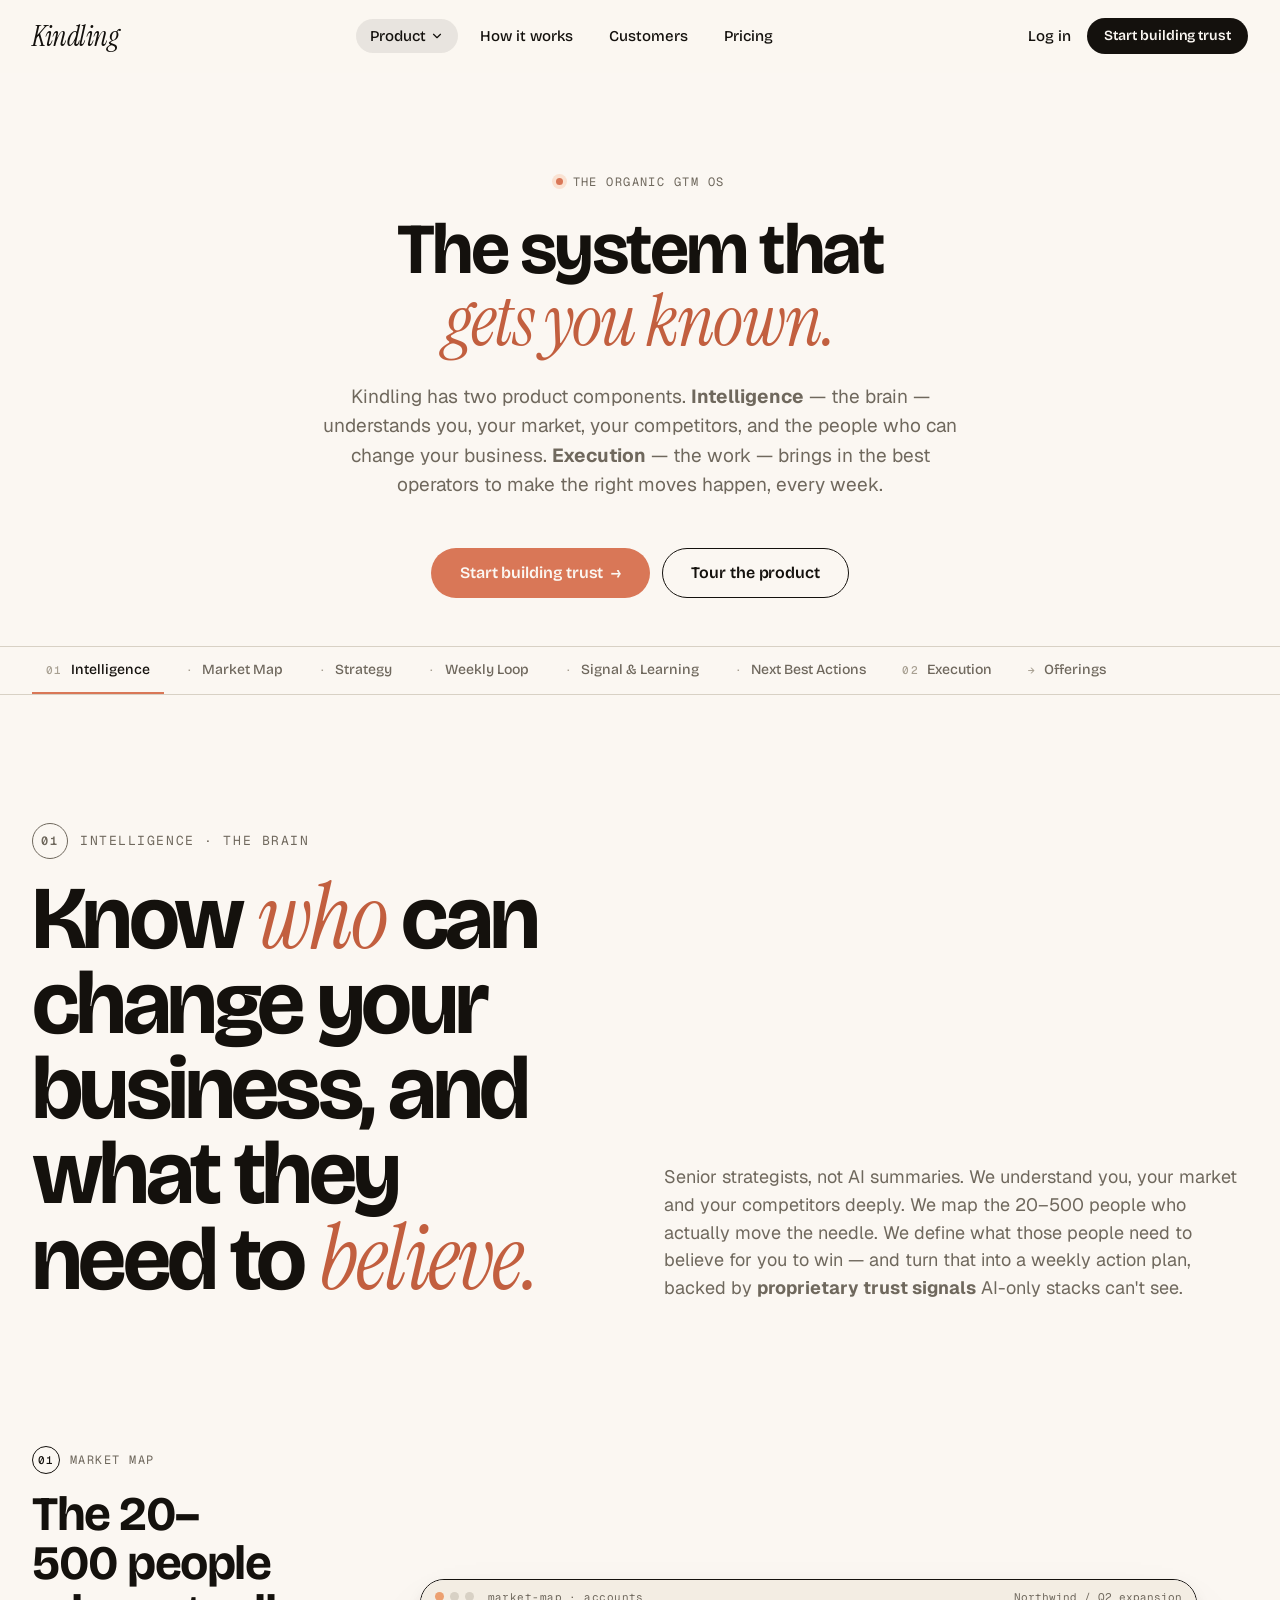
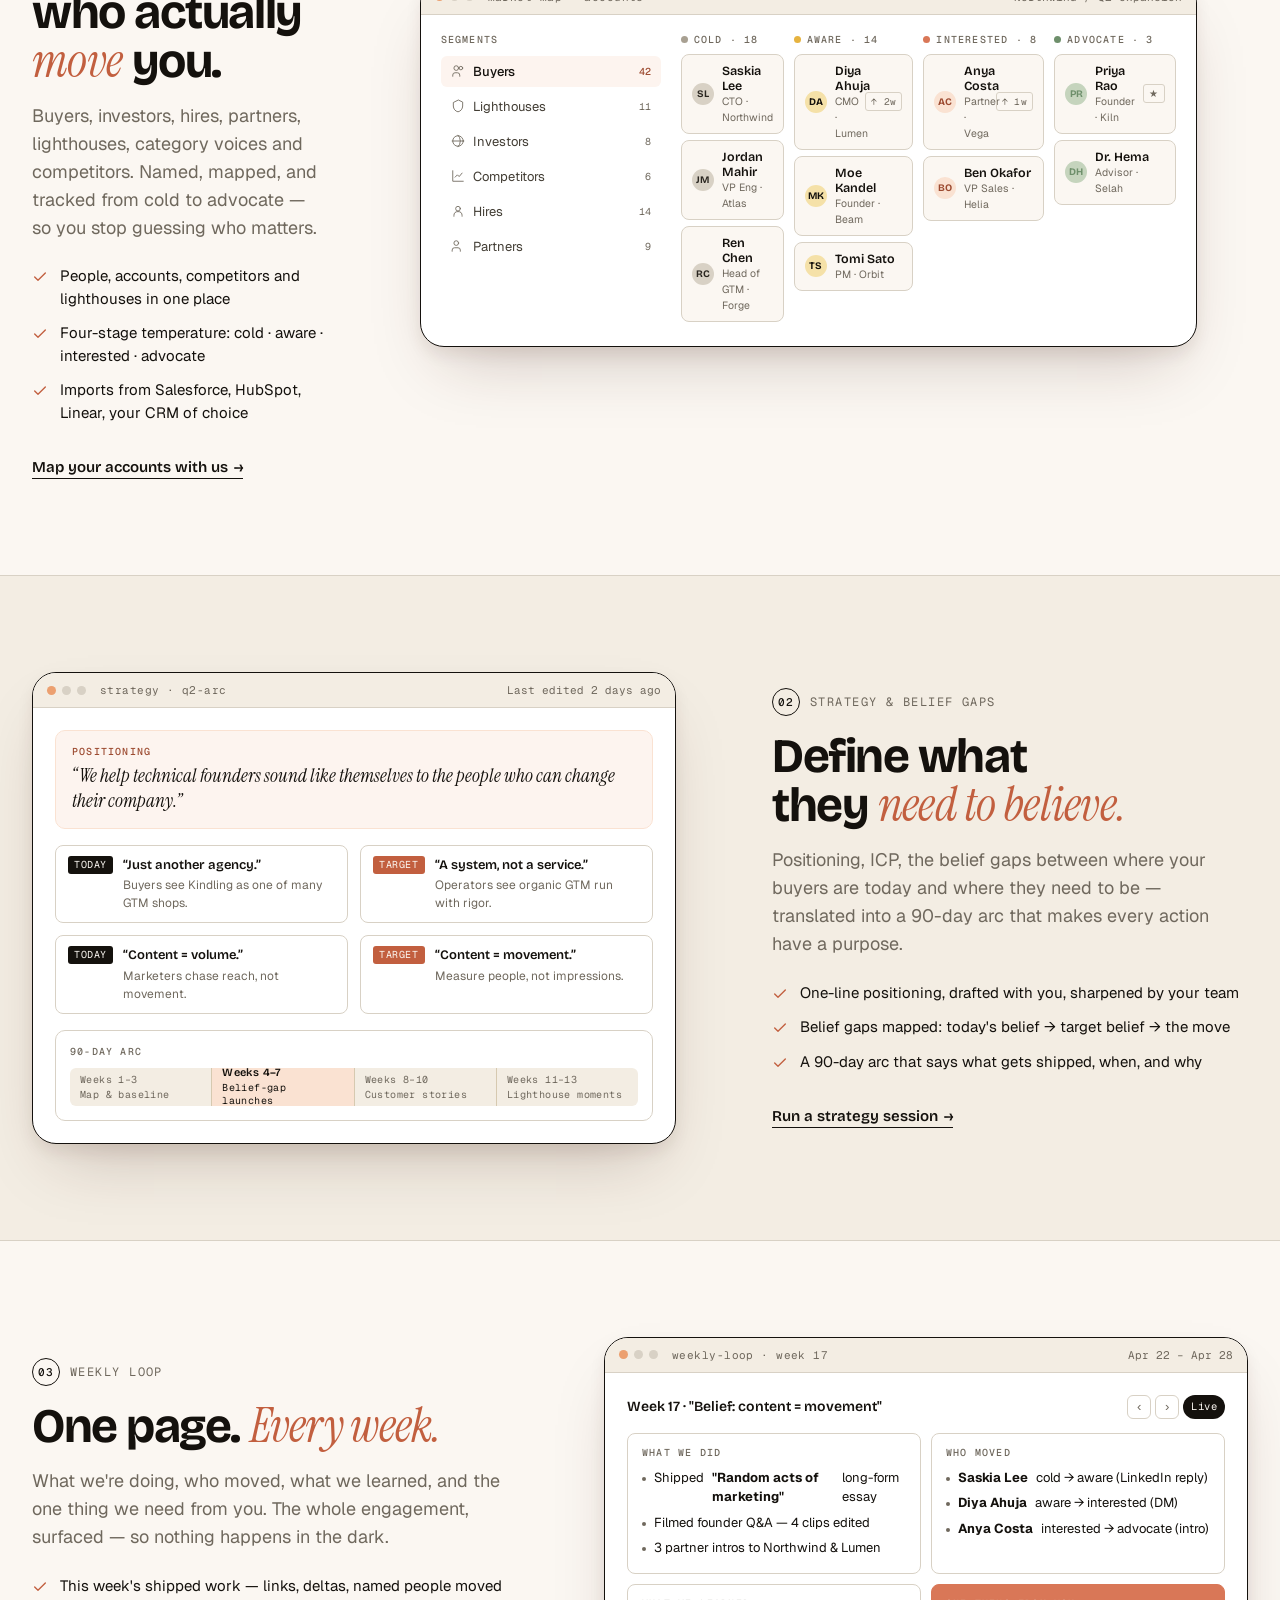
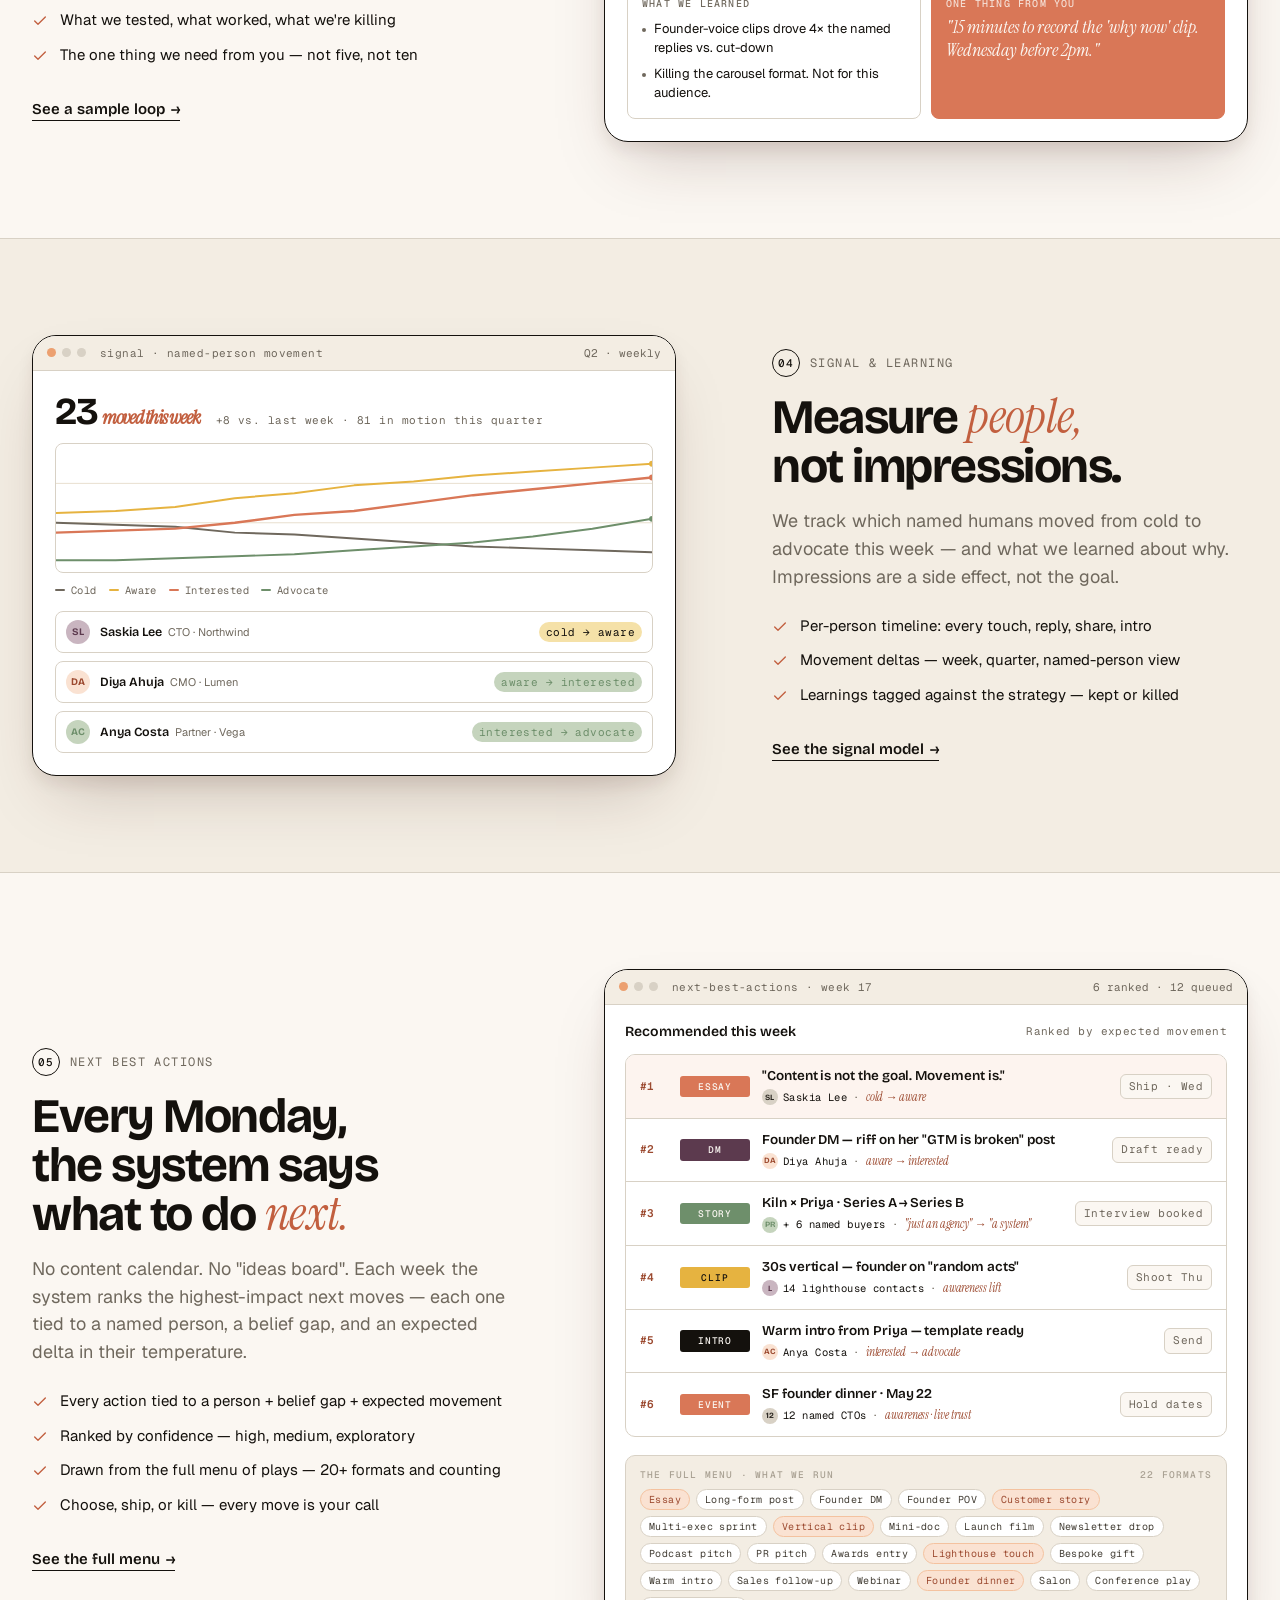
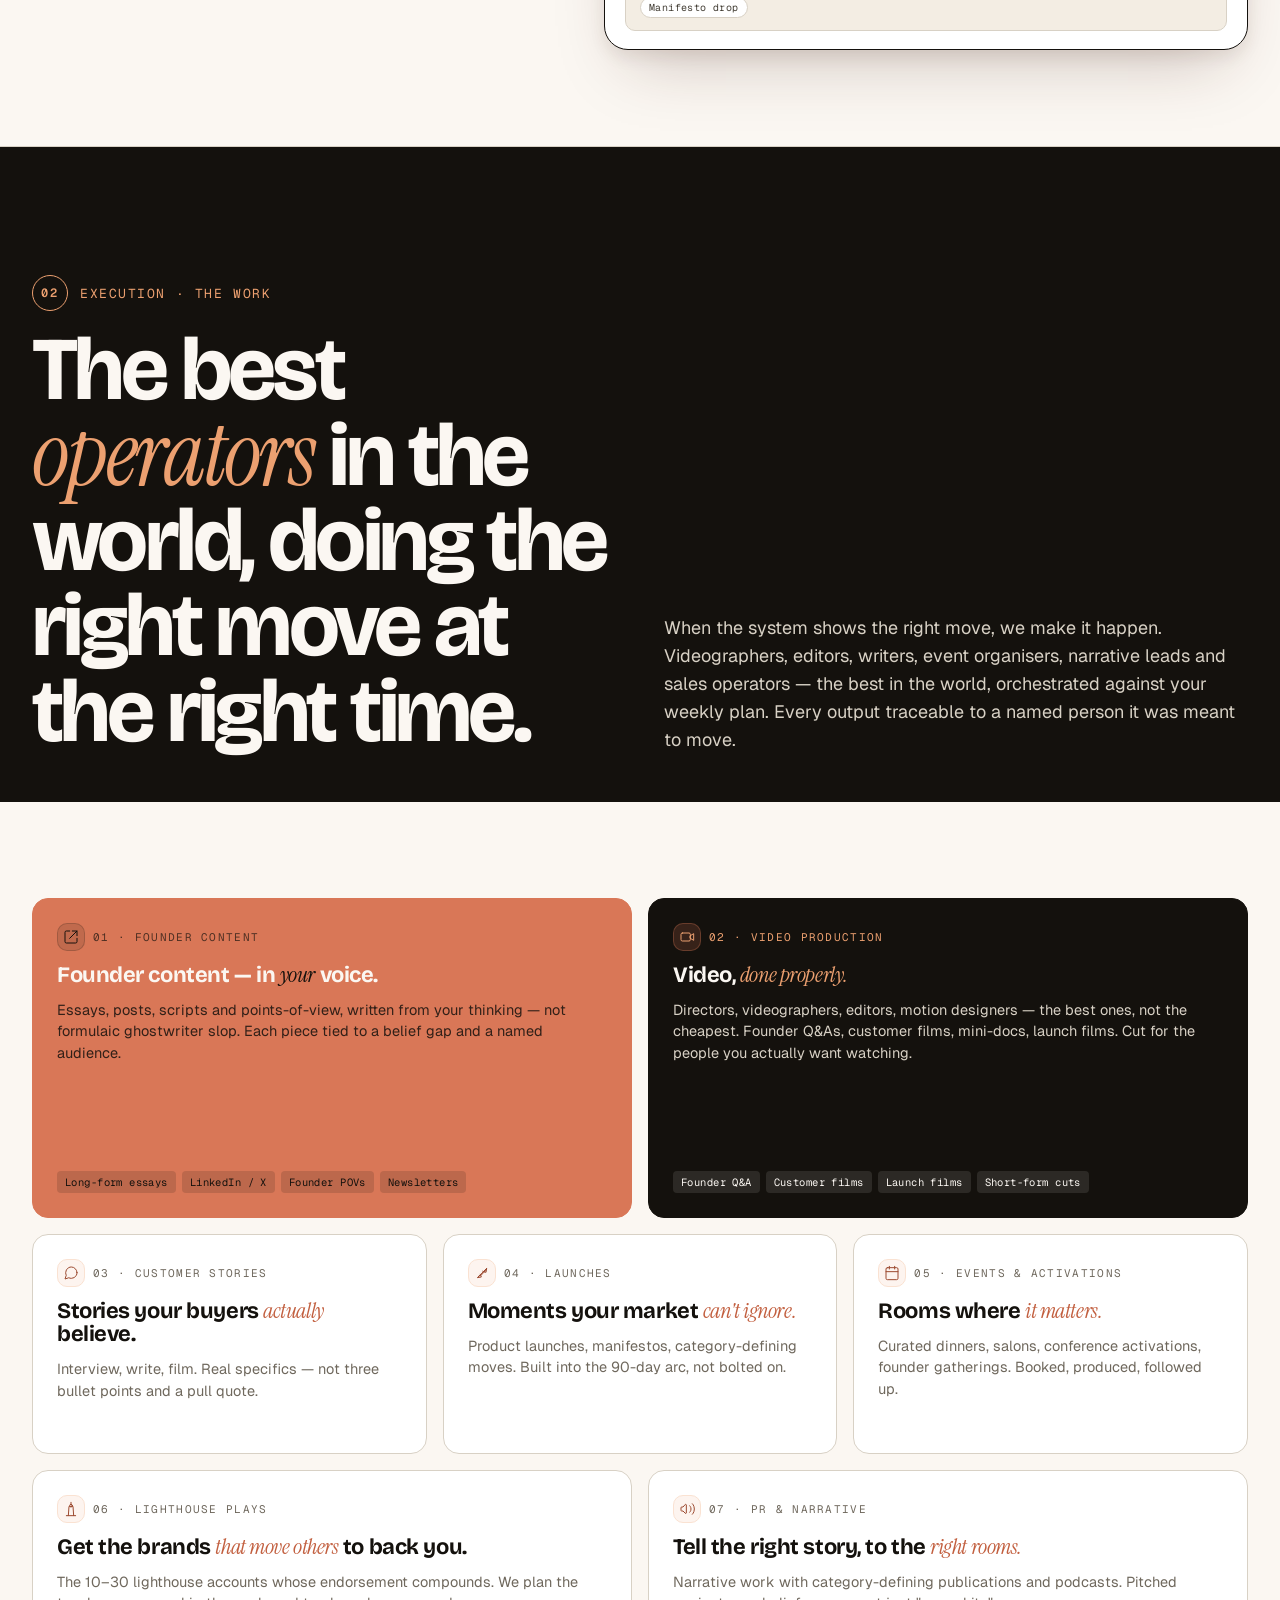
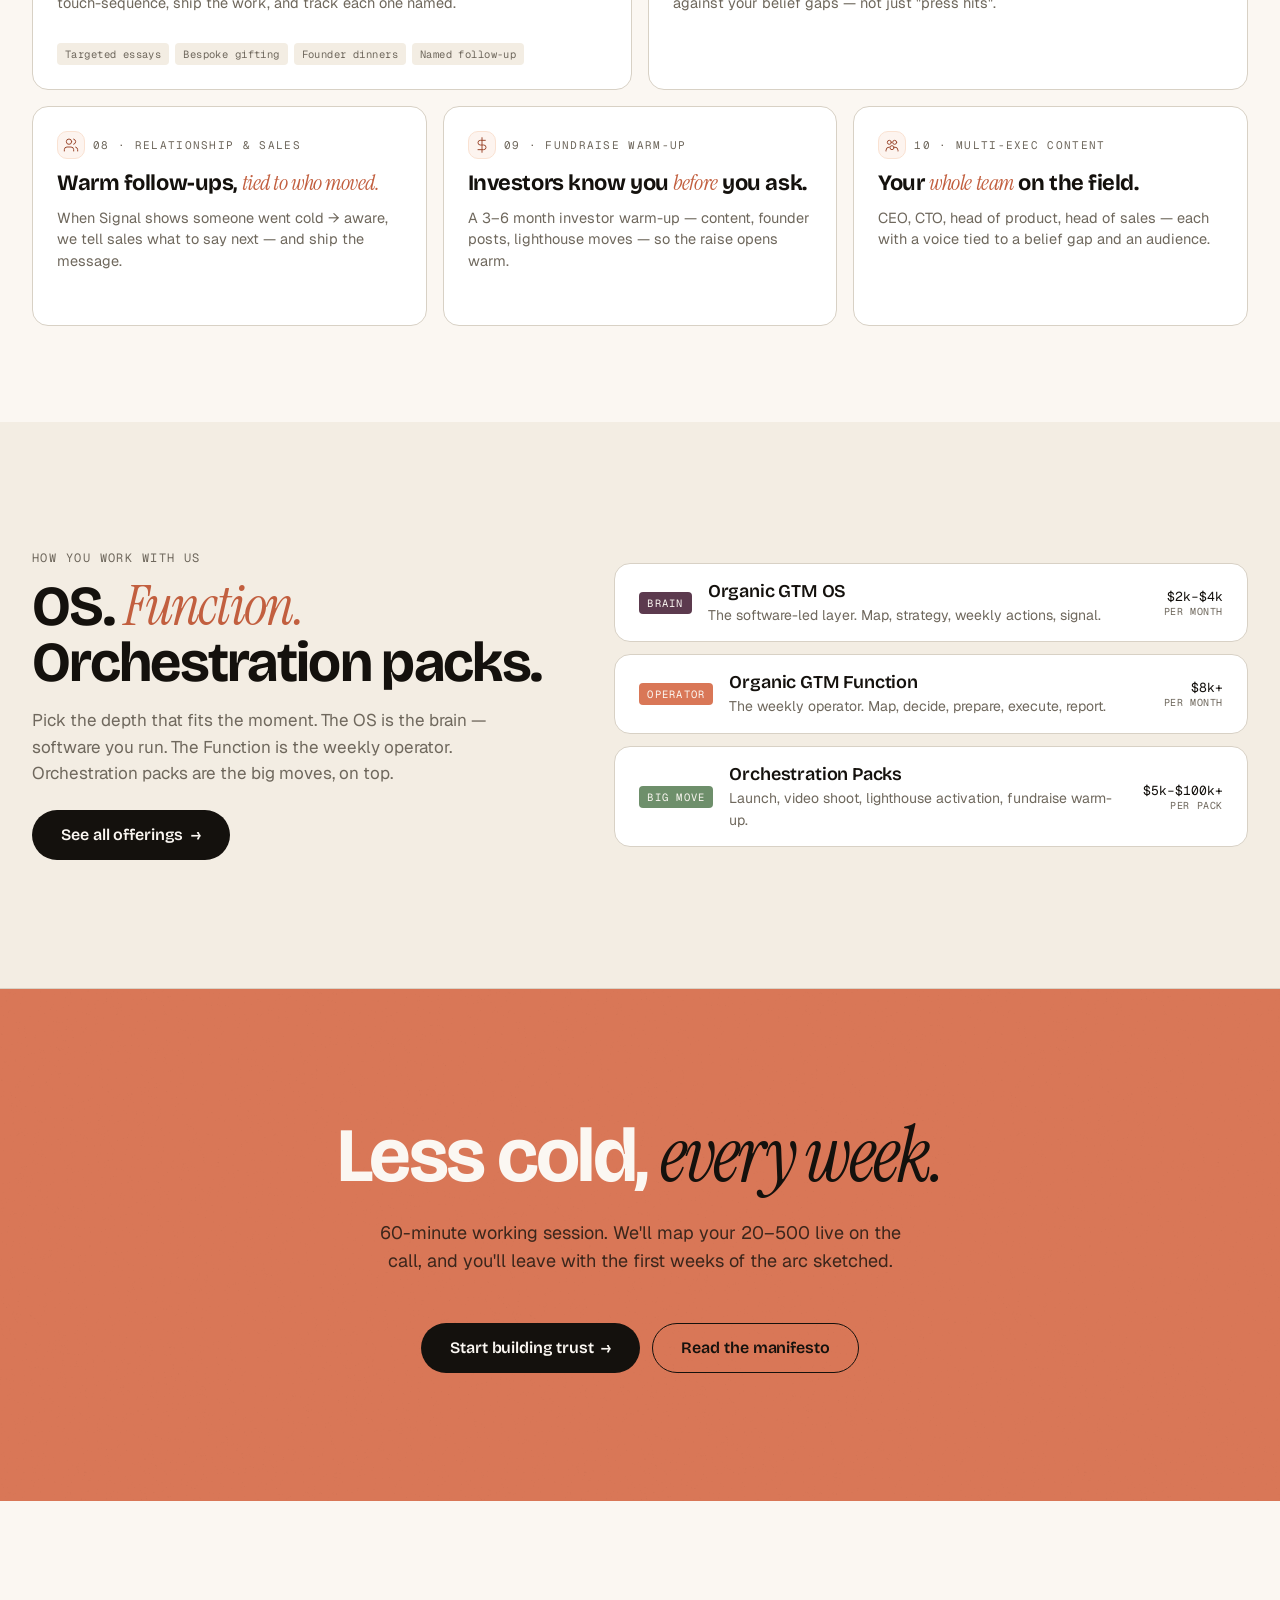
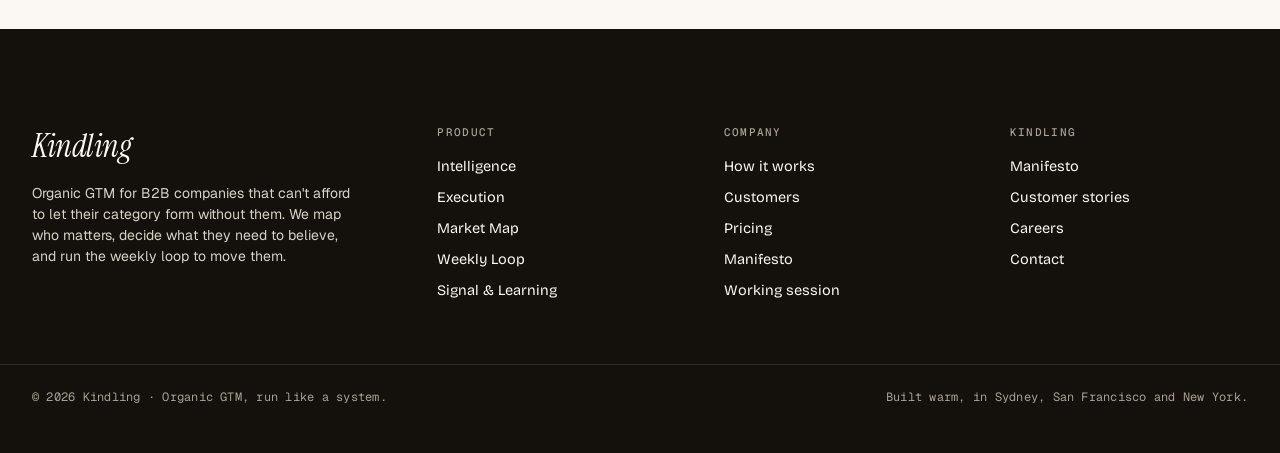
<file: deploy/product.html>
<!doctype html>
<html lang="en">
<head>
<meta charset="utf-8" />
<meta name="viewport" content="width=device-width, initial-scale=1" />
<title>Kindling — Product</title>
<link rel="stylesheet" href="colors_and_type.css" />
<link rel="stylesheet" href="shared.css" />
<style>
  /* ============================================================
     PRODUCT PAGE
     ============================================================ */

  /* ---------- Sub-hero ---------- */
  .product-hero {
    position: relative;
    overflow: hidden;
    background: var(--parchment-50);
    border-bottom: 1px solid var(--color-line);
  }
  .product-hero-inner {
    max-width: 1280px;
    margin: 0 auto;
    padding: var(--space-9) var(--space-6) var(--space-7);
    text-align: center;
  }
  .ph-eyebrow {
    display: inline-flex; align-items: center; gap: 10px;
    font-family: var(--font-mono); font-size: 12px;
    letter-spacing: var(--tr-eyebrow); text-transform: uppercase;
    color: var(--ink-300); margin-bottom: var(--space-5);
  }
  .ph-eyebrow .dot { width: 7px; height: 7px; border-radius: 50%; background: var(--ember-500); box-shadow: 0 0 0 4px var(--ember-100);}
  .ph-h {
    font-family: var(--font-utility); font-weight: 700;
    font-size: clamp(44px, 5.6vw, 84px); line-height: 1; letter-spacing: -0.035em;
    color: var(--ink-900); margin: 0 auto; max-width: 20ch; text-wrap: balance;
  }
  .ph-h .it { font-family: var(--font-display); font-style: italic; font-weight: 400; letter-spacing: -0.02em; color: var(--ember-600); }
  .ph-lede {
    max-width: 660px; margin: var(--space-5) auto var(--space-7);
    font-family: var(--font-body); font-size: 19px; line-height: 1.55;
    color: var(--ink-300); text-wrap: pretty;
  }

  /* anchor nav */
  .anchor-nav {
    position: sticky; top: 72px; z-index: 30;
    background: rgba(251, 247, 242, 0.92);
    backdrop-filter: blur(8px);
    border-bottom: 1px solid var(--color-line);
  }
  .anchor-nav-inner {
    max-width: 1280px; margin: 0 auto; padding: 0 var(--space-6);
    display: flex; align-items: center; gap: var(--space-2);
    overflow-x: auto; -webkit-overflow-scrolling: touch;
    scrollbar-width: none;
  }
  .anchor-nav-inner::-webkit-scrollbar { display: none; }
  .anchor-nav-inner a {
    display: inline-flex; align-items: center; gap: 8px;
    padding: 14px 14px;
    font-family: var(--font-utility); font-weight: 500; font-size: 14px;
    color: var(--ink-300); text-decoration: none;
    white-space: nowrap; border-bottom: 2px solid transparent;
    transition: color var(--dur-fast) var(--ease-out), border-color var(--dur-fast) var(--ease-out);
  }
  .anchor-nav-inner a:hover { color: var(--ink-900); }
  .anchor-nav-inner a.active { color: var(--ink-900); border-bottom-color: var(--ember-500); }
  .anchor-nav-inner a .num { font-family: var(--font-mono); font-size: 11px; color: var(--ink-200); letter-spacing: var(--tr-eyebrow); }

  /* ---------- Section divider (Intelligence / Execution) ---------- */
  .section-divider {
    position: relative;
    padding: var(--space-10) 0 var(--space-7);
    background: var(--color-bg);
  }
  .section-divider.dark { background: var(--ink-900); color: var(--parchment-50); }
  .section-divider.ember { background: var(--ember-500); color: var(--parchment-50); position: relative; overflow: hidden; }
  .section-divider.ember .grain {
    position: absolute; inset: 0;
    background-image: url('assets/texture/paper-grain.png');
    background-size: 480px; opacity: 0.5; mix-blend-mode: multiply; pointer-events: none;
  }
  .section-divider-inner {
    position: relative; z-index: 2;
    max-width: 1280px; margin: 0 auto; padding: 0 var(--space-6);
    display: grid; grid-template-columns: 1fr 1fr; gap: var(--space-7); align-items: end;
  }
  @media (max-width: 900px) { .section-divider-inner { grid-template-columns: 1fr; } }
  .section-divider .label {
    font-family: var(--font-mono); font-size: 13px;
    letter-spacing: var(--tr-eyebrow); text-transform: uppercase;
    color: var(--ink-300); margin-bottom: var(--space-4);
    display: inline-flex; align-items: center; gap: 12px;
  }
  .section-divider.dark .label { color: var(--ember-300); }
  .section-divider.ember .label { color: rgba(20, 17, 13, 0.7); }
  .section-divider .label .num {
    width: 36px; height: 36px;
    border: 1.5px solid currentColor;
    border-radius: 50%;
    display: grid; place-items: center;
    font-size: 12px; font-weight: 600;
  }
  .section-divider h2 {
    font-family: var(--font-utility);
    font-weight: 700;
    font-size: clamp(56px, 7vw, 112px);
    line-height: 0.95;
    letter-spacing: -0.04em;
    margin: 0;
    color: var(--ink-900);
    text-wrap: balance;
  }
  .section-divider.dark h2 { color: var(--parchment-50); }
  .section-divider.ember h2 { color: var(--parchment-50); }
  .section-divider h2 .it {
    font-family: var(--font-display); font-style: italic; font-weight: 400;
    letter-spacing: -0.025em; color: var(--ember-600);
  }
  .section-divider.dark h2 .it { color: var(--ember-300); }
  .section-divider.ember h2 .it { color: var(--ink-900); }
  .section-divider p.lede {
    font-family: var(--font-body); font-size: 18px; line-height: 1.55;
    color: var(--ink-300); margin: 0; max-width: 50ch;
  }
  .section-divider.dark p.lede { color: var(--ink-100); }
  .section-divider.ember p.lede { color: rgba(20, 17, 13, 0.8); }

  /* ---------- Module sections ---------- */
  .module {
    position: relative;
    padding: var(--space-9) 0;
    border-bottom: 1px solid var(--color-line);
  }
  .module.alt { background: var(--parchment-100); }
  .module-inner {
    max-width: 1280px; margin: 0 auto; padding: 0 var(--space-6);
    display: grid; grid-template-columns: 0.85fr 1.15fr; gap: var(--space-9); align-items: center;
  }
  .module.flip .module-inner { grid-template-columns: 1.15fr 0.85fr; }
  .module.flip .module-copy { order: 2; }
  .module.flip .module-visual { order: 1; }
  @media (max-width: 980px) {
    .module-inner, .module.flip .module-inner { grid-template-columns: 1fr; }
    .module.flip .module-copy { order: 1; }
    .module.flip .module-visual { order: 2; }
  }

  .module-copy { max-width: 480px; }
  .module-eyebrow {
    display: inline-flex; align-items: center; gap: 10px;
    font-family: var(--font-mono); font-size: 12px;
    letter-spacing: var(--tr-eyebrow); text-transform: uppercase;
    color: var(--ink-300); margin-bottom: var(--space-4);
  }
  .module-eyebrow .num {
    width: 28px; height: 28px;
    border: 1px solid currentColor;
    border-radius: 50%;
    display: grid; place-items: center;
    font-size: 11px; font-weight: 500; color: var(--ink-900);
  }
  .module h2 {
    font-family: var(--font-utility); font-weight: 700;
    font-size: clamp(32px, 3.8vw, 48px); line-height: 1.02;
    letter-spacing: -0.03em; color: var(--ink-900);
    margin: 0 0 var(--space-4); text-wrap: balance;
  }
  .module h2 .it {
    font-family: var(--font-display); font-style: italic; font-weight: 400;
    letter-spacing: -0.015em; color: var(--ember-600);
  }
  .module p.lede {
    font-family: var(--font-body); font-size: 18px; line-height: 1.55;
    color: var(--ink-300); margin: 0 0 var(--space-5);
  }
  .module-bullets {
    list-style: none; margin: 0 0 var(--space-6); padding: 0;
    display: flex; flex-direction: column; gap: var(--space-3);
  }
  .module-bullets li {
    display: flex; gap: var(--space-3);
    font-size: 15px; line-height: 1.5; color: var(--ink-900);
  }
  .module-bullets li svg { flex: none; margin-top: 4px; color: var(--ember-600); width: 16px; height: 16px; }
  .module-link {
    display: inline-flex; align-items: center; gap: 6px;
    font-family: var(--font-utility); font-weight: 600; font-size: 15px;
    color: var(--ink-900); text-decoration: none;
    border-bottom: 1px solid var(--ink-900); padding-bottom: 2px;
  }
  .module-link:hover { color: var(--ember-700); border-bottom-color: var(--ember-700); }

  /* ---------- Mock UI base ---------- */
  .mock {
    position: relative;
    background: var(--color-bg-elev);
    border: 1px solid var(--ink-900);
    border-radius: var(--radius-xl);
    overflow: hidden;
    box-shadow: 0 32px 64px -24px rgba(63, 28, 18, 0.25),
                0 8px 16px rgba(63, 28, 18, 0.08);
    font-family: var(--font-body); color: var(--ink-900);
  }
  .mock-bar {
    display: flex; align-items: center; gap: 8px;
    padding: 10px 14px;
    border-bottom: 1px solid var(--color-line);
    background: var(--parchment-100);
  }
  .mock-bar .dot-row { display: flex; gap: 6px; }
  .mock-bar .dot-row span { width: 9px; height: 9px; border-radius: 50%; background: var(--ink-100); }
  .mock-bar .dot-row span:first-child { background: var(--ember-300); }
  .mock-bar .label { margin-left: 6px; font-family: var(--font-mono); font-size: 11px; color: var(--ink-300); letter-spacing: 0.04em; }
  .mock-bar .crumbs { margin-left: auto; font-family: var(--font-mono); font-size: 11px; color: var(--ink-300); }

  /* (Mock styles for each module — same as before) */
  .mm-grid { padding: 18px 20px; display: grid; grid-template-columns: 220px 1fr; gap: 20px; }
  .mm-side { display: flex; flex-direction: column; gap: 4px; font-size: 13px; }
  .mm-side h6 { margin: 0 0 6px; font-family: var(--font-mono); font-size: 10px; letter-spacing: var(--tr-eyebrow); text-transform: uppercase; color: var(--ink-300); font-weight: 500; }
  .mm-side .item { padding: 7px 10px; border-radius: 6px; display: flex; align-items: center; gap: 8px; color: var(--ink-400); cursor: default; }
  .mm-side .item.active { background: var(--ember-50); color: var(--ink-900); font-weight: 500; }
  .mm-side .item .count { margin-left: auto; font-family: var(--font-mono); font-size: 10px; color: var(--ink-300); }
  .mm-side .item.active .count { color: var(--ember-700); }
  .mm-side .item .ic { width: 14px; height: 14px; color: var(--ink-300); }

  .mm-board { display: grid; grid-template-columns: repeat(4, 1fr); gap: 10px; }
  .mm-col h5 { margin: 0 0 8px; font-family: var(--font-mono); font-size: 10px; letter-spacing: var(--tr-eyebrow); text-transform: uppercase; font-weight: 500; color: var(--ink-300); display: flex; align-items: center; gap: 6px; }
  .mm-col h5::before { content: ""; width: 7px; height: 7px; border-radius: 50%; background: var(--ink-100); }
  .mm-col.cold h5::before { background: var(--ink-200); }
  .mm-col.aware h5::before { background: var(--marigold-500); }
  .mm-col.interest h5::before { background: var(--ember-500); }
  .mm-col.advocate h5::before { background: var(--sage-500); }
  .mm-card { background: var(--color-bg); border: 1px solid var(--color-line); border-radius: 8px; padding: 8px 10px; margin-bottom: 6px; display: flex; align-items: center; gap: 8px; font-size: 12px; }
  .mm-card .av { width: 22px; height: 22px; border-radius: 50%; background: var(--ember-100); color: var(--ember-700); font-size: 10px; font-weight: 700; display: grid; place-items: center; flex: none; font-family: var(--font-utility); }
  .mm-card .av[data-tone="plum"]{ background: var(--plum-200); color: var(--plum-500); }
  .mm-card .av[data-tone="sage"]{ background: var(--sage-200); color: var(--sage-500); }
  .mm-card .av[data-tone="ink"] { background: var(--ink-100); color: var(--ink-500); }
  .mm-card .av[data-tone="marigold"]{ background: var(--marigold-200); color: var(--ink-900); }
  .mm-card .info { min-width: 0; flex: 1; }
  .mm-card .info b { font-family: var(--font-utility); font-weight: 600; font-size: 12.5px; display: block; line-height: 1.2; }
  .mm-card .info span { font-size: 10.5px; color: var(--ink-300); }
  .mm-card .tag { font-family: var(--font-mono); font-size: 9.5px; letter-spacing: 0.04em; color: var(--ink-300); border: 1px solid var(--color-line); padding: 2px 5px; border-radius: 3px; }

  /* Strategy */
  .strat { padding: 22px; display: grid; gap: 16px; }
  .strat-pos { background: var(--ember-50); border: 1px solid var(--ember-100); border-radius: 10px; padding: 14px 16px; }
  .strat-pos h6 { margin: 0 0 6px; font-family: var(--font-mono); font-size: 10px; letter-spacing: var(--tr-eyebrow); text-transform: uppercase; color: var(--ember-700); font-weight: 500; }
  .strat-pos p { margin: 0; font-family: var(--font-display); font-style: italic; font-size: 19px; line-height: 1.3; color: var(--ink-900); }
  .strat-grid { display: grid; grid-template-columns: 1fr 1fr; gap: 12px; }
  .belief { display: flex; gap: 10px; align-items: flex-start; padding: 10px 12px; border: 1px solid var(--color-line); border-radius: 8px; background: var(--color-bg-elev); font-size: 13px; line-height: 1.4; }
  .belief .gap { flex: none; font-family: var(--font-mono); font-size: 10px; letter-spacing: 0.06em; text-transform: uppercase; color: var(--parchment-50); background: var(--ink-900); padding: 2px 6px; border-radius: 3px; }
  .belief .gap.delta { background: var(--ember-600); }
  .belief b { font-family: var(--font-utility); font-weight: 600; display: block; margin-bottom: 2px; font-size: 13px; }
  .belief span { color: var(--ink-300); font-size: 12px; }
  .arc { border: 1px solid var(--color-line); border-radius: 10px; padding: 14px; background: var(--color-bg-elev); }
  .arc h6 { margin: 0 0 10px; font-family: var(--font-mono); font-size: 10px; letter-spacing: var(--tr-eyebrow); text-transform: uppercase; color: var(--ink-300); font-weight: 500; }
  .arc-bar { position: relative; height: 38px; background: var(--parchment-100); border-radius: 6px; display: flex; overflow: hidden; }
  .arc-bar > div { flex: 1; border-right: 1px solid var(--parchment-300); padding: 6px 10px; font-family: var(--font-mono); font-size: 10px; color: var(--ink-300); letter-spacing: 0.04em; display: flex; flex-direction: column; justify-content: center; gap: 2px; }
  .arc-bar > div:last-child { border-right: none; }
  .arc-bar > div.now { background: var(--ember-100); color: var(--ink-900); }
  .arc-bar > div.now strong { font-family: var(--font-utility); font-weight: 600; font-size: 11px; }

  /* Weekly */
  .week { padding: 22px; display: grid; gap: 14px; }
  .week-head { display: flex; align-items: center; justify-content: space-between; }
  .week-head h6 { margin: 0; font-family: var(--font-utility); font-weight: 600; font-size: 14px; }
  .week-head .nav { display: inline-flex; gap: 4px; }
  .week-head .nav button { width: 24px; height: 24px; border: 1px solid var(--color-line); background: var(--color-bg-elev); border-radius: 6px; display: grid; place-items: center; cursor: pointer; color: var(--ink-300); }
  .week-head .pill { font-family: var(--font-mono); font-size: 10.5px; background: var(--ink-900); color: var(--parchment-50); padding: 4px 8px; border-radius: 999px; letter-spacing: 0.04em; }
  .week-grid { display: grid; grid-template-columns: 1fr 1fr; gap: 10px; }
  .week-card { border: 1px solid var(--color-line); background: var(--color-bg-elev); border-radius: 8px; padding: 12px 14px; }
  .week-card.highlight { background: var(--ember-500); color: var(--parchment-50); border-color: var(--ember-500); }
  .week-card .h { display: block; font-family: var(--font-mono); font-size: 10px; letter-spacing: var(--tr-eyebrow); text-transform: uppercase; color: var(--ink-300); margin-bottom: 6px; font-weight: 500; }
  .week-card.highlight .h { color: rgba(251,247,242,0.8); }
  .week-card ul { margin: 0; padding: 0; list-style: none; font-size: 13px; line-height: 1.5; }
  .week-card ul li { padding: 3px 0; display: flex; gap: 8px; align-items: flex-start; }
  .week-card ul li::before { content: ""; width: 4px; height: 4px; border-radius: 50%; background: var(--ink-300); margin-top: 9px; flex: none; }
  .week-card.highlight ul li::before { background: var(--parchment-50); }
  .week-card .ask { font-family: var(--font-display); font-style: italic; font-size: 18px; margin: 4px 0 0; line-height: 1.3; }

  /* Signal */
  .signal { padding: 22px; }
  .signal-head { display: flex; align-items: baseline; gap: 16px; margin-bottom: 12px; }
  .signal-head .big { font-family: var(--font-utility); font-weight: 700; font-size: 38px; letter-spacing: -0.03em; line-height: 1; }
  .signal-head .big sub { font-family: var(--font-display); font-style: italic; font-size: 20px; color: var(--ember-600); margin-left: 4px; vertical-align: baseline; }
  .signal-head .meta { font-family: var(--font-mono); font-size: 11px; color: var(--ink-300); letter-spacing: 0.04em; }
  .signal-chart { height: 130px; border: 1px solid var(--color-line); border-radius: 8px; background: var(--color-bg-elev); position: relative; padding: 8px 12px; overflow: hidden; }
  .signal-chart svg { position: absolute; inset: 0; width: 100%; height: 100%; }
  .signal-legend { display: flex; gap: 12px; margin-top: 10px; font-family: var(--font-mono); font-size: 10.5px; letter-spacing: 0.04em; color: var(--ink-300); }
  .signal-legend span { display: inline-flex; align-items: center; gap: 6px; }
  .signal-legend span::before { content: ""; width: 10px; height: 2px; border-radius: 1px; background: currentColor; }
  .signal-legend .cold::before { background: var(--ink-300); }
  .signal-legend .aware::before { background: var(--marigold-500); }
  .signal-legend .interest::before { background: var(--ember-500); }
  .signal-legend .advocate::before { background: var(--sage-500); }
  .signal-moves { margin-top: 14px; display: flex; flex-direction: column; gap: 8px; }
  .signal-move { display: flex; align-items: center; gap: 10px; padding: 8px 10px; border: 1px solid var(--color-line); border-radius: 8px; background: var(--color-bg-elev); font-size: 12.5px; }
  .signal-move .av { width: 24px; height: 24px; border-radius: 50%; background: var(--ember-100); color: var(--ember-700); font-family: var(--font-utility); font-weight: 700; font-size: 10px; display: grid; place-items: center; }
  .signal-move .av[data-tone="plum"]{ background: var(--plum-200); color: var(--plum-500); }
  .signal-move .av[data-tone="sage"]{ background: var(--sage-200); color: var(--sage-500); }
  .signal-move .info b { font-family: var(--font-utility); font-weight: 600; }
  .signal-move .info span { color: var(--ink-300); font-size: 11px; margin-left: 6px; }
  .signal-move .delta { margin-left: auto; font-family: var(--font-mono); font-size: 11px; background: var(--sage-200); color: var(--sage-500); padding: 3px 7px; border-radius: 999px; letter-spacing: 0.04em; }
  .signal-move .delta.warm { background: var(--marigold-200); color: var(--ink-900); }

  /* ---------- EXECUTION GRID ---------- */
  .execution-grid {
    padding: var(--space-9) 0;
    background: var(--color-bg);
  }
  .execution-grid-inner {
    max-width: 1280px; margin: 0 auto; padding: 0 var(--space-6);
    display: grid; grid-template-columns: repeat(6, 1fr); gap: var(--space-4);
  }
  .ex-card {
    position: relative;
    background: var(--color-bg-elev);
    border: 1px solid var(--color-line);
    border-radius: var(--radius-lg);
    padding: var(--space-5);
    display: flex; flex-direction: column; gap: var(--space-3);
    transition: transform var(--dur-base) var(--ease-out), border-color var(--dur-base) var(--ease-out), box-shadow var(--dur-base) var(--ease-out);
    text-decoration: none; color: inherit;
    min-height: 220px;
  }
  .ex-card:hover { transform: translateY(-3px); border-color: var(--ink-900); box-shadow: var(--shadow-md); }

  /* Sizes — 6 col grid */
  .ex-card.size-3 { grid-column: span 3; }
  .ex-card.size-2 { grid-column: span 2; }
  .ex-card.size-4 { grid-column: span 4; }

  @media (max-width: 980px) {
    .execution-grid-inner { grid-template-columns: repeat(2, 1fr); }
    .ex-card.size-3, .ex-card.size-2, .ex-card.size-4 { grid-column: span 2; }
  }
  @media (max-width: 580px) {
    .execution-grid-inner { grid-template-columns: 1fr; }
    .ex-card.size-3, .ex-card.size-2, .ex-card.size-4 { grid-column: span 1; }
  }

  .ex-card.feature {
    background: var(--ember-500);
    color: var(--parchment-50);
    border-color: var(--ember-500);
    min-height: 320px;
  }
  .ex-card.feature .ex-eyebrow { color: rgba(20, 17, 13, 0.7); }
  .ex-card.feature .ex-title { color: var(--parchment-50); }
  .ex-card.feature .ex-summary { color: rgba(20, 17, 13, 0.85); }

  .ex-card.dark {
    background: var(--ink-900);
    color: var(--parchment-50);
    border-color: var(--ink-900);
    min-height: 320px;
  }
  .ex-card.dark .ex-eyebrow { color: var(--ember-300); }
  .ex-card.dark .ex-title { color: var(--parchment-50); }
  .ex-card.dark .ex-summary { color: var(--ink-100); }

  .ex-eyebrow {
    font-family: var(--font-mono); font-size: 11px;
    letter-spacing: var(--tr-eyebrow); text-transform: uppercase;
    color: var(--ink-300);
    display: inline-flex; align-items: center; gap: 8px;
  }
  .ex-eyebrow .ic {
    width: 28px; height: 28px;
    border-radius: var(--radius-md);
    background: var(--ember-50);
    border: 1px solid var(--ember-100);
    color: var(--ember-700);
    display: grid; place-items: center;
  }
  .ex-card.feature .ex-eyebrow .ic { background: rgba(20, 17, 13, 0.12); border-color: rgba(20, 17, 13, 0.18); color: var(--ink-900); }
  .ex-card.dark .ex-eyebrow .ic { background: rgba(217, 119, 87, 0.18); border-color: rgba(217, 119, 87, 0.3); color: var(--ember-300); }
  .ex-eyebrow .ic svg { width: 16px; height: 16px; }

  .ex-title {
    font-family: var(--font-utility); font-weight: 700;
    font-size: 22px; letter-spacing: -0.02em; line-height: 1.05;
    color: var(--ink-900); margin: 0;
  }
  .ex-title .it {
    font-family: var(--font-display); font-style: italic; font-weight: 400;
    color: var(--ember-600);
  }
  .ex-card.feature .ex-title .it { color: var(--ink-900); }
  .ex-card.dark .ex-title .it { color: var(--ember-300); }

  .ex-summary {
    font-size: 14.5px; line-height: 1.5; color: var(--ink-300);
    margin: 0;
  }
  .ex-card .ex-tags {
    margin-top: auto;
    display: flex; flex-wrap: wrap; gap: 6px;
  }
  .ex-tag {
    font-family: var(--font-mono); font-size: 10.5px;
    letter-spacing: 0.04em; color: var(--ink-300);
    padding: 4px 8px; border-radius: 4px;
    background: var(--parchment-100);
  }
  .ex-card.feature .ex-tag { background: rgba(20,17,13,0.14); color: var(--ink-900); }
  .ex-card.dark .ex-tag { background: rgba(251,247,242,0.1); color: var(--parchment-50); }

  /* ---------- NBA mock ---------- */
  .nba { padding: 18px 20px; display: grid; gap: 14px; }
  .nba-head {
    display: flex; align-items: center; justify-content: space-between;
    gap: 12px;
  }
  .nba-head h6 {
    margin: 0;
    font-family: var(--font-utility); font-weight: 600; font-size: 14px;
  }
  .nba-head .meta {
    font-family: var(--font-mono); font-size: 11px;
    color: var(--ink-300); letter-spacing: 0.04em;
  }
  .nba-list {
    list-style: none; margin: 0; padding: 0;
    border: 1px solid var(--color-line);
    border-radius: 10px;
    overflow: hidden;
    background: var(--color-bg-elev);
  }
  .nba-item {
    display: grid;
    grid-template-columns: 28px 70px 1fr auto;
    gap: 12px;
    padding: 12px 14px;
    border-top: 1px solid var(--color-line);
    align-items: center;
    font-size: 13px;
    line-height: 1.4;
    transition: background var(--dur-fast) var(--ease-out);
  }
  .nba-item:first-child { border-top: none; }
  .nba-item:hover { background: var(--parchment-50); }
  .nba-item .rank {
    font-family: var(--font-mono); font-size: 11px;
    color: var(--ember-700); font-weight: 600;
    letter-spacing: 0.04em;
  }
  .nba-item .ftype {
    font-family: var(--font-mono); font-size: 9.5px;
    letter-spacing: 0.08em; text-transform: uppercase;
    color: var(--parchment-50); background: var(--ink-900);
    padding: 4px 6px; border-radius: 3px;
    text-align: center;
    font-weight: 500;
  }
  .nba-item .ftype[data-tone="ember"] { background: var(--ember-500); }
  .nba-item .ftype[data-tone="plum"]  { background: var(--plum-500); }
  .nba-item .ftype[data-tone="sage"]  { background: var(--sage-500); }
  .nba-item .ftype[data-tone="marigold"] { background: var(--marigold-500); color: var(--ink-900); }
  .nba-item .body {
    display: flex; flex-direction: column; gap: 3px; min-width: 0;
  }
  .nba-item .body .t {
    font-family: var(--font-utility); font-weight: 600;
    font-size: 13.5px; letter-spacing: -0.005em;
    color: var(--ink-900);
  }
  .nba-item .body .for {
    font-family: var(--font-mono); font-size: 10.5px;
    color: var(--ink-300); letter-spacing: 0.04em;
    display: flex; gap: 6px; align-items: center; flex-wrap: wrap;
  }
  .nba-item .body .for .who {
    display: inline-flex; align-items: center; gap: 5px;
    color: var(--ink-900);
  }
  .nba-item .body .for .who .av {
    width: 16px; height: 16px; border-radius: 50%;
    background: var(--ember-100); color: var(--ember-700);
    font-family: var(--font-utility); font-weight: 700;
    font-size: 8px; display: grid; place-items: center;
  }
  .nba-item .body .for .who .av[data-tone="plum"] { background: var(--plum-200); color: var(--plum-500); }
  .nba-item .body .for .who .av[data-tone="sage"] { background: var(--sage-200); color: var(--sage-500); }
  .nba-item .body .for .who .av[data-tone="ink"]  { background: var(--ink-100); color: var(--ink-500); }
  .nba-item .body .for .gap {
    color: var(--ember-700);
    font-family: var(--font-display); font-style: italic; font-size: 12px;
    letter-spacing: -0.005em;
  }
  .nba-item .action {
    font-family: var(--font-mono); font-size: 11px;
    color: var(--ink-300);
    padding: 4px 8px; border: 1px solid var(--color-line);
    border-radius: 6px;
    background: var(--color-bg);
    letter-spacing: 0.04em;
  }
  .nba-item.high { background: var(--ember-50); }
  .nba-item.high:hover { background: var(--ember-100); }

  /* Full menu chips */
  .nba-menu {
    margin-top: 4px;
    padding: 12px 14px;
    background: var(--parchment-100);
    border: 1px solid var(--color-line);
    border-radius: 10px;
  }
  .nba-menu-head {
    font-family: var(--font-mono); font-size: 10px;
    letter-spacing: var(--tr-eyebrow); text-transform: uppercase;
    color: var(--ink-300); font-weight: 500;
    margin-bottom: 8px;
    display: flex; justify-content: space-between; align-items: baseline;
  }
  .nba-menu-head span { color: var(--ink-200); font-size: 9.5px; }
  .nba-menu-chips {
    display: flex; flex-wrap: wrap; gap: 6px;
  }
  .nba-menu-chips span {
    font-family: var(--font-mono); font-size: 10px;
    letter-spacing: 0.04em;
    padding: 3px 8px;
    border-radius: 999px;
    background: var(--color-bg-elev);
    border: 1px solid var(--color-line);
    color: var(--ink-400);
  }
  .nba-menu-chips span.hot { background: var(--ember-100); border-color: var(--ember-200); color: var(--ember-700); }

  /* ---------- Offerings teaser ---------- */
  .offerings-teaser {
    padding: var(--space-10) 0;
    background: var(--parchment-100);
    border-bottom: 1px solid var(--color-line);
  }
  .ot-inner {
    max-width: 1280px; margin: 0 auto; padding: 0 var(--space-6);
    display: grid; grid-template-columns: 0.9fr 1.1fr; gap: var(--space-8); align-items: center;
  }
  @media (max-width: 900px) { .ot-inner { grid-template-columns: 1fr; } }
  .ot-inner h2 {
    font-family: var(--font-utility); font-weight: 700;
    font-size: clamp(40px, 4.4vw, 60px); line-height: 1; letter-spacing: -0.03em;
    margin: 0 0 var(--space-4); text-wrap: balance; max-width: 16ch;
  }
  .ot-inner h2 .it { font-family: var(--font-display); font-style: italic; font-weight: 400; color: var(--ember-600); }
  .ot-inner p { font-size: 17px; line-height: 1.55; color: var(--ink-300); margin: 0 0 var(--space-5); max-width: 44ch; }

  .ot-cards { display: flex; flex-direction: column; gap: var(--space-3); }
  .ot-card {
    display: flex; gap: var(--space-4); align-items: center;
    padding: var(--space-4) var(--space-5);
    background: var(--color-bg-elev);
    border: 1px solid var(--color-line);
    border-radius: var(--radius-lg);
    text-decoration: none; color: inherit;
    transition: border-color var(--dur-fast) var(--ease-out), transform var(--dur-fast) var(--ease-out);
  }
  .ot-card:hover { border-color: var(--ink-900); transform: translateX(2px); }
  .ot-card .tag {
    font-family: var(--font-mono); font-size: 10.5px;
    letter-spacing: var(--tr-eyebrow); text-transform: uppercase;
    color: var(--parchment-50); background: var(--ink-900);
    padding: 4px 8px; border-radius: 4px; flex: none;
  }
  .ot-card.os .tag { background: var(--plum-500); }
  .ot-card.fn .tag { background: var(--ember-500); }
  .ot-card.packs .tag { background: var(--sage-500); }
  .ot-card .body { flex: 1; }
  .ot-card .body b {
    font-family: var(--font-utility); font-weight: 600;
    font-size: 18px; letter-spacing: -0.01em;
    display: block; margin-bottom: 2px;
  }
  .ot-card .body span { font-size: 14px; line-height: 1.4; color: var(--ink-300); }
  .ot-card .price {
    font-family: var(--font-mono); font-size: 13px;
    color: var(--ink-900); flex: none;
    text-align: right;
  }
  .ot-card .price small { display: block; font-size: 10px; color: var(--ink-300); letter-spacing: 0.06em; text-transform: uppercase; }

  /* ---------- CTA ---------- */
  .cta-section {
    position: relative;
    background: var(--ember-500);
    color: var(--parchment-50);
    padding: var(--space-10) 0;
    overflow: hidden;
  }
  .cta-section .grain {
    position: absolute; inset: 0;
    background-image: url('assets/texture/paper-grain.png');
    background-size: 500px; opacity: 0.5; mix-blend-mode: multiply; pointer-events: none;
  }
  .cta-inner { max-width: 1280px; margin: 0 auto; padding: 0 var(--space-6); text-align: center; position: relative; z-index: 2;}
  .cta-inner h2 {
    font-family: var(--font-utility); font-weight: 700;
    font-size: clamp(48px, 6vw, 84px); line-height: 1; letter-spacing: -0.035em;
    margin: 0 0 var(--space-5); color: var(--parchment-50);
    text-wrap: balance; max-width: 18ch; margin-inline: auto;
  }
  .cta-inner h2 .it { font-family: var(--font-display); font-style: italic; font-weight: 400; color: var(--ink-900); }
  .cta-inner p { max-width: 540px; margin: 0 auto var(--space-7); font-size: 18px; line-height: 1.55; color: rgba(20, 17, 13, 0.8); }
  .cta-actions { display: inline-flex; gap: var(--space-3); flex-wrap: wrap; justify-content: center; }
  .cta-actions .k-btn--primary { background: var(--ink-900); color: var(--parchment-50); }
  .cta-actions .k-btn--ghost { border-color: var(--ink-900); color: var(--ink-900); }
  .cta-actions .k-btn--ghost:hover { background: rgba(20,17,13,0.1); }
</style>
</head>
<body>

<div id="k-header-mount" data-mode="light" data-active="product"></div>

<main>
  <section class="product-hero">
    <div class="product-hero-inner">
      <div class="ph-eyebrow"><span class="dot"></span>The Organic GTM OS</div>
      <h1 class="ph-h">The system that <span class="it">gets you known.</span></h1>
      <p class="ph-lede">
        Kindling has two product components. <b>Intelligence</b> — the brain — understands you, your market, your competitors, and the people who can change your business. <b>Execution</b> — the work — brings in the best operators to make the right moves happen, every week.
      </p>
      <div class="cta-actions" style="justify-content:center;">
        <a class="k-btn k-btn--ember k-btn--lg" href="#book">Start building trust <span class="arrow">→</span></a>
        <a class="k-btn k-btn--ghost k-btn--lg" href="#intelligence" style="border-color: var(--ink-900); color: var(--ink-900);">Tour the product</a>
      </div>
    </div>
  </section>

  <!-- Anchor nav -->
  <nav class="anchor-nav" aria-label="Sections">
    <div class="anchor-nav-inner">
      <a href="#intelligence" class="active"><span class="num">01</span>Intelligence</a>
      <a href="#market-map"><span class="num">·</span>Market Map</a>
      <a href="#strategy"><span class="num">·</span>Strategy</a>
      <a href="#weekly-loop"><span class="num">·</span>Weekly Loop</a>
      <a href="#signal"><span class="num">·</span>Signal &amp; Learning</a>
      <a href="#next-best-actions"><span class="num">·</span>Next Best Actions</a>
      <a href="#execution"><span class="num">02</span>Execution</a>
      <a href="#offerings"><span class="num">→</span>Offerings</a>
    </div>
  </nav>

  <!-- ===================== INTELLIGENCE ===================== -->
  <section class="section-divider" id="intelligence">
    <div class="section-divider-inner">
      <div>
        <div class="label"><span class="num">01</span>Intelligence · the brain</div>
        <h2>Know <span class="it">who</span> can change your business, and what they need to <span class="it">believe.</span></h2>
      </div>
      <div>
        <p class="lede">
          Senior strategists, not AI summaries. We understand you, your market and your competitors deeply. We map the 20–500 people who actually move the needle. We define what those people need to believe for you to win — and turn that into a weekly action plan, backed by <b>proprietary trust signals</b> AI-only stacks can't see.
        </p>
      </div>
    </div>
  </section>

  <!-- Module — Market Map -->
  <section class="module" id="market-map">
    <div class="module-inner">
      <div class="module-copy">
        <div class="module-eyebrow"><span class="num">01</span>Market Map</div>
        <h2>The 20–500 people who actually <span class="it">move</span> you.</h2>
        <p class="lede">
          Buyers, investors, hires, partners, lighthouses, category voices and competitors. Named, mapped, and tracked from cold to advocate — so you stop guessing who matters.
        </p>
        <ul class="module-bullets">
          <li><svg viewBox="0 0 24 24" fill="none" stroke="currentColor" stroke-width="2" stroke-linecap="round" stroke-linejoin="round"><polyline points="20 6 9 17 4 12"/></svg>People, accounts, competitors and lighthouses in one place</li>
          <li><svg viewBox="0 0 24 24" fill="none" stroke="currentColor" stroke-width="2" stroke-linecap="round" stroke-linejoin="round"><polyline points="20 6 9 17 4 12"/></svg>Four-stage temperature: cold · aware · interested · advocate</li>
          <li><svg viewBox="0 0 24 24" fill="none" stroke="currentColor" stroke-width="2" stroke-linecap="round" stroke-linejoin="round"><polyline points="20 6 9 17 4 12"/></svg>Imports from Salesforce, HubSpot, Linear, your CRM of choice</li>
        </ul>
        <a class="module-link" href="#book">Map your accounts with us <span>→</span></a>
      </div>
      <div class="module-visual">
        <div class="mock">
          <div class="mock-bar">
            <div class="dot-row"><span></span><span></span><span></span></div>
            <div class="label">market-map · accounts</div>
            <div class="crumbs">Northwind / Q2 expansion</div>
          </div>
          <div class="mm-grid">
            <aside class="mm-side">
              <h6>Segments</h6>
              <div class="item active">
                <svg class="ic" viewBox="0 0 24 24" fill="none" stroke="currentColor" stroke-width="1.5" stroke-linecap="round" stroke-linejoin="round"><circle cx="9" cy="7" r="4"/><path d="M3 21v-2a4 4 0 0 1 4-4h4a4 4 0 0 1 4 4v2"/><circle cx="17" cy="7" r="3"/></svg>
                Buyers <span class="count">42</span>
              </div>
              <div class="item">
                <svg class="ic" viewBox="0 0 24 24" fill="none" stroke="currentColor" stroke-width="1.5" stroke-linecap="round" stroke-linejoin="round"><path d="M12 2 4 6v6c0 5 3.5 9 8 10 4.5-1 8-5 8-10V6Z"/></svg>
                Lighthouses <span class="count">11</span>
              </div>
              <div class="item">
                <svg class="ic" viewBox="0 0 24 24" fill="none" stroke="currentColor" stroke-width="1.5" stroke-linecap="round" stroke-linejoin="round"><circle cx="12" cy="12" r="9"/><path d="M2 12h20"/><path d="M12 2a14 14 0 0 1 0 20"/></svg>
                Investors <span class="count">8</span>
              </div>
              <div class="item">
                <svg class="ic" viewBox="0 0 24 24" fill="none" stroke="currentColor" stroke-width="1.5" stroke-linecap="round" stroke-linejoin="round"><path d="M3 3v18h18"/><path d="m7 14 4-4 3 3 5-6"/></svg>
                Competitors <span class="count">6</span>
              </div>
              <div class="item">
                <svg class="ic" viewBox="0 0 24 24" fill="none" stroke="currentColor" stroke-width="1.5" stroke-linecap="round" stroke-linejoin="round"><circle cx="12" cy="8" r="4"/><path d="M5 21v-1a7 7 0 0 1 14 0v1"/></svg>
                Hires <span class="count">14</span>
              </div>
              <div class="item">
                <svg class="ic" viewBox="0 0 24 24" fill="none" stroke="currentColor" stroke-width="1.5" stroke-linecap="round" stroke-linejoin="round"><path d="M16 21v-2a4 4 0 0 0-4-4H6a4 4 0 0 0-4 4v2"/><circle cx="9" cy="7" r="4"/></svg>
                Partners <span class="count">9</span>
              </div>
            </aside>
            <div class="mm-board">
              <div class="mm-col cold">
                <h5>Cold · 18</h5>
                <div class="mm-card"><div class="av" data-tone="ink">SL</div><div class="info"><b>Saskia Lee</b><span>CTO · Northwind</span></div></div>
                <div class="mm-card"><div class="av" data-tone="ink">JM</div><div class="info"><b>Jordan Mahir</b><span>VP Eng · Atlas</span></div></div>
                <div class="mm-card"><div class="av" data-tone="ink">RC</div><div class="info"><b>Ren Chen</b><span>Head of GTM · Forge</span></div></div>
              </div>
              <div class="mm-col aware">
                <h5>Aware · 14</h5>
                <div class="mm-card"><div class="av" data-tone="marigold">DA</div><div class="info"><b>Diya Ahuja</b><span>CMO · Lumen</span></div><span class="tag">↑ 2w</span></div>
                <div class="mm-card"><div class="av" data-tone="marigold">MK</div><div class="info"><b>Moe Kandel</b><span>Founder · Beam</span></div></div>
                <div class="mm-card"><div class="av" data-tone="marigold">TS</div><div class="info"><b>Tomi Sato</b><span>PM · Orbit</span></div></div>
              </div>
              <div class="mm-col interest">
                <h5>Interested · 8</h5>
                <div class="mm-card"><div class="av">AC</div><div class="info"><b>Anya Costa</b><span>Partner · Vega</span></div><span class="tag">↑ 1w</span></div>
                <div class="mm-card"><div class="av">BO</div><div class="info"><b>Ben Okafor</b><span>VP Sales · Helia</span></div></div>
              </div>
              <div class="mm-col advocate">
                <h5>Advocate · 3</h5>
                <div class="mm-card"><div class="av" data-tone="sage">PR</div><div class="info"><b>Priya Rao</b><span>Founder · Kiln</span></div><span class="tag">★</span></div>
                <div class="mm-card"><div class="av" data-tone="sage">DH</div><div class="info"><b>Dr. Hema</b><span>Advisor · Selah</span></div></div>
              </div>
            </div>
          </div>
        </div>
      </div>
    </div>
  </section>

  <!-- Module — Strategy -->
  <section class="module alt flip" id="strategy">
    <div class="module-inner">
      <div class="module-copy">
        <div class="module-eyebrow"><span class="num">02</span>Strategy &amp; belief gaps</div>
        <h2>Define what they <span class="it">need to believe.</span></h2>
        <p class="lede">
          Positioning, ICP, the belief gaps between where your buyers are today and where they need to be — translated into a 90-day arc that makes every action have a purpose.
        </p>
        <ul class="module-bullets">
          <li><svg viewBox="0 0 24 24" fill="none" stroke="currentColor" stroke-width="2" stroke-linecap="round" stroke-linejoin="round"><polyline points="20 6 9 17 4 12"/></svg>One-line positioning, drafted with you, sharpened by your team</li>
          <li><svg viewBox="0 0 24 24" fill="none" stroke="currentColor" stroke-width="2" stroke-linecap="round" stroke-linejoin="round"><polyline points="20 6 9 17 4 12"/></svg>Belief gaps mapped: today's belief → target belief → the move</li>
          <li><svg viewBox="0 0 24 24" fill="none" stroke="currentColor" stroke-width="2" stroke-linecap="round" stroke-linejoin="round"><polyline points="20 6 9 17 4 12"/></svg>A 90-day arc that says what gets shipped, when, and why</li>
        </ul>
        <a class="module-link" href="#book">Run a strategy session <span>→</span></a>
      </div>
      <div class="module-visual">
        <div class="mock">
          <div class="mock-bar">
            <div class="dot-row"><span></span><span></span><span></span></div>
            <div class="label">strategy · q2-arc</div>
            <div class="crumbs">Last edited 2 days ago</div>
          </div>
          <div class="strat">
            <div class="strat-pos">
              <h6>Positioning</h6>
              <p>“We help technical founders sound like themselves to the people who can change their company.”</p>
            </div>
            <div class="strat-grid">
              <div class="belief">
                <span class="gap">Today</span>
                <div><b>“Just another agency.”</b><span>Buyers see Kindling as one of many GTM shops.</span></div>
              </div>
              <div class="belief">
                <span class="gap delta">Target</span>
                <div><b>“A system, not a service.”</b><span>Operators see organic GTM run with rigor.</span></div>
              </div>
              <div class="belief">
                <span class="gap">Today</span>
                <div><b>“Content = volume.”</b><span>Marketers chase reach, not movement.</span></div>
              </div>
              <div class="belief">
                <span class="gap delta">Target</span>
                <div><b>“Content = movement.”</b><span>Measure people, not impressions.</span></div>
              </div>
            </div>
            <div class="arc">
              <h6>90-day arc</h6>
              <div class="arc-bar">
                <div><span>Weeks 1–3</span>Map &amp; baseline</div>
                <div class="now"><strong>Weeks 4–7</strong><span>Belief-gap launches</span></div>
                <div><span>Weeks 8–10</span>Customer stories</div>
                <div><span>Weeks 11–13</span>Lighthouse moments</div>
              </div>
            </div>
          </div>
        </div>
      </div>
    </div>
  </section>

  <!-- Module — Weekly Loop -->
  <section class="module" id="weekly-loop">
    <div class="module-inner">
      <div class="module-copy">
        <div class="module-eyebrow"><span class="num">03</span>Weekly Loop</div>
        <h2>One page. <span class="it">Every week.</span></h2>
        <p class="lede">
          What we're doing, who moved, what we learned, and the one thing we need from you. The whole engagement, surfaced — so nothing happens in the dark.
        </p>
        <ul class="module-bullets">
          <li><svg viewBox="0 0 24 24" fill="none" stroke="currentColor" stroke-width="2" stroke-linecap="round" stroke-linejoin="round"><polyline points="20 6 9 17 4 12"/></svg>This week's shipped work — links, deltas, named people moved</li>
          <li><svg viewBox="0 0 24 24" fill="none" stroke="currentColor" stroke-width="2" stroke-linecap="round" stroke-linejoin="round"><polyline points="20 6 9 17 4 12"/></svg>What we tested, what worked, what we're killing</li>
          <li><svg viewBox="0 0 24 24" fill="none" stroke="currentColor" stroke-width="2" stroke-linecap="round" stroke-linejoin="round"><polyline points="20 6 9 17 4 12"/></svg>The one thing we need from you — not five, not ten</li>
        </ul>
        <a class="module-link" href="#book">See a sample loop <span>→</span></a>
      </div>
      <div class="module-visual">
        <div class="mock">
          <div class="mock-bar">
            <div class="dot-row"><span></span><span></span><span></span></div>
            <div class="label">weekly-loop · week 17</div>
            <div class="crumbs">Apr 22 – Apr 28</div>
          </div>
          <div class="week">
            <div class="week-head">
              <h6>Week 17 · "Belief: content = movement"</h6>
              <div class="nav">
                <button>‹</button>
                <button>›</button>
                <span class="pill">Live</span>
              </div>
            </div>
            <div class="week-grid">
              <div class="week-card">
                <span class="h">What we did</span>
                <ul>
                  <li>Shipped <b>"Random acts of marketing"</b> long-form essay</li>
                  <li>Filmed founder Q&amp;A — 4 clips edited</li>
                  <li>3 partner intros to Northwind &amp; Lumen</li>
                </ul>
              </div>
              <div class="week-card">
                <span class="h">Who moved</span>
                <ul>
                  <li><b>Saskia Lee</b> cold → aware (LinkedIn reply)</li>
                  <li><b>Diya Ahuja</b> aware → interested (DM)</li>
                  <li><b>Anya Costa</b> interested → advocate (intro)</li>
                </ul>
              </div>
              <div class="week-card">
                <span class="h">What we learned</span>
                <ul>
                  <li>Founder-voice clips drove 4× the named replies vs. cut-down</li>
                  <li>Killing the carousel format. Not for this audience.</li>
                </ul>
              </div>
              <div class="week-card highlight">
                <span class="h">One thing from you</span>
                <p class="ask">"15 minutes to record the 'why now' clip. Wednesday before 2pm."</p>
              </div>
            </div>
          </div>
        </div>
      </div>
    </div>
  </section>

  <!-- Module — Signal -->
  <section class="module alt flip" id="signal">
    <div class="module-inner">
      <div class="module-copy">
        <div class="module-eyebrow"><span class="num">04</span>Signal &amp; Learning</div>
        <h2>Measure <span class="it">people,</span> not impressions.</h2>
        <p class="lede">
          We track which named humans moved from cold to advocate this week — and what we learned about why. Impressions are a side effect, not the goal.
        </p>
        <ul class="module-bullets">
          <li><svg viewBox="0 0 24 24" fill="none" stroke="currentColor" stroke-width="2" stroke-linecap="round" stroke-linejoin="round"><polyline points="20 6 9 17 4 12"/></svg>Per-person timeline: every touch, reply, share, intro</li>
          <li><svg viewBox="0 0 24 24" fill="none" stroke="currentColor" stroke-width="2" stroke-linecap="round" stroke-linejoin="round"><polyline points="20 6 9 17 4 12"/></svg>Movement deltas — week, quarter, named-person view</li>
          <li><svg viewBox="0 0 24 24" fill="none" stroke="currentColor" stroke-width="2" stroke-linecap="round" stroke-linejoin="round"><polyline points="20 6 9 17 4 12"/></svg>Learnings tagged against the strategy — kept or killed</li>
        </ul>
        <a class="module-link" href="#book">See the signal model <span>→</span></a>
      </div>
      <div class="module-visual">
        <div class="mock">
          <div class="mock-bar">
            <div class="dot-row"><span></span><span></span><span></span></div>
            <div class="label">signal · named-person movement</div>
            <div class="crumbs">Q2 · weekly</div>
          </div>
          <div class="signal">
            <div class="signal-head">
              <div class="big">23<sub>moved this week</sub></div>
              <div class="meta">+8 vs. last week · 81 in motion this quarter</div>
            </div>
            <div class="signal-chart">
              <svg viewBox="0 0 600 130" preserveAspectRatio="none" aria-hidden="true">
                <g stroke="#E8DFCF" stroke-width="1">
                  <line x1="0" y1="40" x2="600" y2="40"/>
                  <line x1="0" y1="80" x2="600" y2="80"/>
                </g>
                <polyline points="0,80 60,82 120,84 180,90 240,92 300,96 360,100 420,104 480,106 540,108 600,110" fill="none" stroke="#6F685D" stroke-width="2" stroke-linecap="round" stroke-linejoin="round"/>
                <polyline points="0,70 60,68 120,64 180,55 240,50 300,42 360,38 420,32 480,28 540,24 600,20" fill="none" stroke="#E6B340" stroke-width="2" stroke-linecap="round" stroke-linejoin="round"/>
                <polyline points="0,90 60,88 120,86 180,80 240,72 300,68 360,60 420,52 480,46 540,40 600,34" fill="none" stroke="#D97757" stroke-width="2.4" stroke-linecap="round" stroke-linejoin="round"/>
                <polyline points="0,118 60,118 120,116 180,114 240,112 300,108 360,104 420,100 480,94 540,86 600,76" fill="none" stroke="#6E8F6B" stroke-width="2" stroke-linecap="round" stroke-linejoin="round"/>
                <circle cx="600" cy="20" r="3" fill="#E6B340"/>
                <circle cx="600" cy="34" r="3" fill="#D97757"/>
                <circle cx="600" cy="76" r="3" fill="#6E8F6B"/>
              </svg>
            </div>
            <div class="signal-legend">
              <span class="cold">Cold</span>
              <span class="aware">Aware</span>
              <span class="interest">Interested</span>
              <span class="advocate">Advocate</span>
            </div>
            <div class="signal-moves">
              <div class="signal-move">
                <div class="av" data-tone="plum">SL</div>
                <div class="info"><b>Saskia Lee</b><span>CTO · Northwind</span></div>
                <span class="delta warm">cold → aware</span>
              </div>
              <div class="signal-move">
                <div class="av">DA</div>
                <div class="info"><b>Diya Ahuja</b><span>CMO · Lumen</span></div>
                <span class="delta">aware → interested</span>
              </div>
              <div class="signal-move">
                <div class="av" data-tone="sage">AC</div>
                <div class="info"><b>Anya Costa</b><span>Partner · Vega</span></div>
                <span class="delta">interested → advocate</span>
              </div>
            </div>
          </div>
        </div>
      </div>
    </div>
  </section>

  <!-- Module — Next Best Actions -->
  <section class="module" id="next-best-actions">
    <div class="module-inner">
      <div class="module-copy">
        <div class="module-eyebrow"><span class="num">05</span>Next Best Actions</div>
        <h2>Every Monday, the system says what to do <span class="it">next.</span></h2>
        <p class="lede">
          No content calendar. No "ideas board". Each week the system ranks the highest-impact next moves — each one tied to a named person, a belief gap, and an expected delta in their temperature.
        </p>
        <ul class="module-bullets">
          <li><svg viewBox="0 0 24 24" fill="none" stroke="currentColor" stroke-width="2" stroke-linecap="round" stroke-linejoin="round"><polyline points="20 6 9 17 4 12"/></svg>Every action tied to a person + belief gap + expected movement</li>
          <li><svg viewBox="0 0 24 24" fill="none" stroke="currentColor" stroke-width="2" stroke-linecap="round" stroke-linejoin="round"><polyline points="20 6 9 17 4 12"/></svg>Ranked by confidence — high, medium, exploratory</li>
          <li><svg viewBox="0 0 24 24" fill="none" stroke="currentColor" stroke-width="2" stroke-linecap="round" stroke-linejoin="round"><polyline points="20 6 9 17 4 12"/></svg>Drawn from the full menu of plays — 20+ formats and counting</li>
          <li><svg viewBox="0 0 24 24" fill="none" stroke="currentColor" stroke-width="2" stroke-linecap="round" stroke-linejoin="round"><polyline points="20 6 9 17 4 12"/></svg>Choose, ship, or kill — every move is your call</li>
        </ul>
        <a class="module-link" href="#execution">See the full menu <span>→</span></a>
      </div>
      <div class="module-visual">
        <div class="mock">
          <div class="mock-bar">
            <div class="dot-row"><span></span><span></span><span></span></div>
            <div class="label">next-best-actions · week 17</div>
            <div class="crumbs">6 ranked · 12 queued</div>
          </div>
          <div class="nba">
            <div class="nba-head">
              <h6>Recommended this week</h6>
              <span class="meta">Ranked by expected movement</span>
            </div>
            <ol class="nba-list">
              <li class="nba-item high">
                <span class="rank">#1</span>
                <span class="ftype" data-tone="ember">Essay</span>
                <div class="body">
                  <span class="t">"Content is not the goal. Movement is."</span>
                  <span class="for">
                    <span class="who"><span class="av" data-tone="ink">SL</span>Saskia Lee</span>
                    <span>·</span>
                    <span class="gap">cold → aware</span>
                  </span>
                </div>
                <span class="action">Ship · Wed</span>
              </li>
              <li class="nba-item">
                <span class="rank">#2</span>
                <span class="ftype" data-tone="plum">DM</span>
                <div class="body">
                  <span class="t">Founder DM — riff on her "GTM is broken" post</span>
                  <span class="for">
                    <span class="who"><span class="av">DA</span>Diya Ahuja</span>
                    <span>·</span>
                    <span class="gap">aware → interested</span>
                  </span>
                </div>
                <span class="action">Draft ready</span>
              </li>
              <li class="nba-item">
                <span class="rank">#3</span>
                <span class="ftype" data-tone="sage">Story</span>
                <div class="body">
                  <span class="t">Kiln × Priya · Series A → Series B</span>
                  <span class="for">
                    <span class="who"><span class="av" data-tone="sage">PR</span>+ 6 named buyers</span>
                    <span>·</span>
                    <span class="gap">"just an agency" → "a system"</span>
                  </span>
                </div>
                <span class="action">Interview booked</span>
              </li>
              <li class="nba-item">
                <span class="rank">#4</span>
                <span class="ftype" data-tone="marigold">Clip</span>
                <div class="body">
                  <span class="t">30s vertical — founder on "random acts"</span>
                  <span class="for">
                    <span class="who"><span class="av" data-tone="plum">L</span>14 lighthouse contacts</span>
                    <span>·</span>
                    <span class="gap">awareness lift</span>
                  </span>
                </div>
                <span class="action">Shoot Thu</span>
              </li>
              <li class="nba-item">
                <span class="rank">#5</span>
                <span class="ftype">Intro</span>
                <div class="body">
                  <span class="t">Warm intro from Priya — template ready</span>
                  <span class="for">
                    <span class="who"><span class="av">AC</span>Anya Costa</span>
                    <span>·</span>
                    <span class="gap">interested → advocate</span>
                  </span>
                </div>
                <span class="action">Send</span>
              </li>
              <li class="nba-item">
                <span class="rank">#6</span>
                <span class="ftype" data-tone="ember">Event</span>
                <div class="body">
                  <span class="t">SF founder dinner · May 22</span>
                  <span class="for">
                    <span class="who"><span class="av" data-tone="ink">12</span>12 named CTOs</span>
                    <span>·</span>
                    <span class="gap">awareness · live trust</span>
                  </span>
                </div>
                <span class="action">Hold dates</span>
              </li>
            </ol>

            <!-- Full menu of play types -->
            <div class="nba-menu">
              <div class="nba-menu-head">
                <span>The full menu · what we run</span>
                <span>22 formats</span>
              </div>
              <div class="nba-menu-chips">
                <span class="hot">Essay</span>
                <span>Long-form post</span>
                <span>Founder DM</span>
                <span>Founder POV</span>
                <span class="hot">Customer story</span>
                <span>Multi-exec sprint</span>
                <span class="hot">Vertical clip</span>
                <span>Mini-doc</span>
                <span>Launch film</span>
                <span>Newsletter drop</span>
                <span>Podcast pitch</span>
                <span>PR pitch</span>
                <span>Awards entry</span>
                <span class="hot">Lighthouse touch</span>
                <span>Bespoke gift</span>
                <span>Warm intro</span>
                <span>Sales follow-up</span>
                <span>Webinar</span>
                <span class="hot">Founder dinner</span>
                <span>Salon</span>
                <span>Conference play</span>
                <span>Manifesto drop</span>
              </div>
            </div>
          </div>
        </div>
      </div>
    </div>
  </section>

  <!-- ===================== EXECUTION ===================== -->
  <section class="section-divider dark" id="execution">
    <div class="section-divider-inner">
      <div>
        <div class="label"><span class="num">02</span>Execution · the work</div>
        <h2>The best <span class="it">operators</span> in the world, doing the right move at the right time.</h2>
      </div>
      <div>
        <p class="lede">
          When the system shows the right move, we make it happen. Videographers, editors, writers, event organisers, narrative leads and sales operators — the best in the world, orchestrated against your weekly plan. Every output traceable to a named person it was meant to move.
        </p>
      </div>
    </div>
  </section>

  <section class="execution-grid">
    <div class="execution-grid-inner">

      <!-- Founder content — feature size-3 -->
      <a class="ex-card feature size-3" href="#founder-content" id="founder-content">
        <div class="ex-eyebrow"><span class="ic"><svg viewBox="0 0 24 24" fill="none" stroke="currentColor" stroke-width="1.5" stroke-linecap="round" stroke-linejoin="round"><path d="M14 3h7v7"/><path d="M21 3 10 14"/><path d="M21 14v5a2 2 0 0 1-2 2H5a2 2 0 0 1-2-2V5a2 2 0 0 1 2-2h5"/></svg></span>01 · Founder content</div>
        <h3 class="ex-title">Founder content — in <span class="it">your</span> voice.</h3>
        <p class="ex-summary">Essays, posts, scripts and points-of-view, written from your thinking — not formulaic ghostwriter slop. Each piece tied to a belief gap and a named audience.</p>
        <div class="ex-tags">
          <span class="ex-tag">Long-form essays</span>
          <span class="ex-tag">LinkedIn / X</span>
          <span class="ex-tag">Founder POVs</span>
          <span class="ex-tag">Newsletters</span>
        </div>
      </a>

      <!-- Video — feature dark size-3 -->
      <a class="ex-card dark size-3" href="#video" id="video">
        <div class="ex-eyebrow"><span class="ic"><svg viewBox="0 0 24 24" fill="none" stroke="currentColor" stroke-width="1.5" stroke-linecap="round" stroke-linejoin="round"><rect x="3" y="6" width="14" height="12" rx="2"/><path d="m17 10 5-3v10l-5-3Z"/></svg></span>02 · Video production</div>
        <h3 class="ex-title">Video, <span class="it">done properly.</span></h3>
        <p class="ex-summary">Directors, videographers, editors, motion designers — the best ones, not the cheapest. Founder Q&amp;As, customer films, mini-docs, launch films. Cut for the people you actually want watching.</p>
        <div class="ex-tags">
          <span class="ex-tag">Founder Q&amp;A</span>
          <span class="ex-tag">Customer films</span>
          <span class="ex-tag">Launch films</span>
          <span class="ex-tag">Short-form cuts</span>
        </div>
      </a>

      <!-- Customer stories — size-2 -->
      <a class="ex-card size-2" href="#stories" id="stories">
        <div class="ex-eyebrow"><span class="ic"><svg viewBox="0 0 24 24" fill="none" stroke="currentColor" stroke-width="1.5" stroke-linecap="round" stroke-linejoin="round"><path d="M21 11.5a8.4 8.4 0 0 1-.9 3.8 8.5 8.5 0 0 1-7.6 4.7 8.4 8.4 0 0 1-3.8-.9L3 21l1.9-5.7a8.5 8.5 0 0 1-.9-3.8 8.5 8.5 0 0 1 4.7-7.6 8.4 8.4 0 0 1 3.8-.9 8.5 8.5 0 0 1 8.5 8.5Z"/></svg></span>03 · Customer stories</div>
        <h3 class="ex-title">Stories your buyers <span class="it">actually</span> believe.</h3>
        <p class="ex-summary">Interview, write, film. Real specifics — not three bullet points and a pull quote.</p>
      </a>

      <!-- Launches — size-2 -->
      <a class="ex-card size-2" href="#launches" id="launches">
        <div class="ex-eyebrow"><span class="ic"><svg viewBox="0 0 24 24" fill="none" stroke="currentColor" stroke-width="1.5" stroke-linecap="round" stroke-linejoin="round"><path d="M14.5 9.5 19 5l-1 6-4.5-1.5Z"/><path d="M9.5 14.5 5 19l6-1-1.5-4Z"/><path d="m13 11-2 2"/><path d="M19 5c-3 6-6 9-12 12"/></svg></span>04 · Launches</div>
        <h3 class="ex-title">Moments your market <span class="it">can't ignore.</span></h3>
        <p class="ex-summary">Product launches, manifestos, category-defining moves. Built into the 90-day arc, not bolted on.</p>
      </a>

      <!-- Events — size-2 -->
      <a class="ex-card size-2" href="#events" id="events">
        <div class="ex-eyebrow"><span class="ic"><svg viewBox="0 0 24 24" fill="none" stroke="currentColor" stroke-width="1.5" stroke-linecap="round" stroke-linejoin="round"><rect x="3" y="4" width="18" height="18" rx="2"/><path d="M3 10h18"/><path d="M8 2v4"/><path d="M16 2v4"/></svg></span>05 · Events &amp; activations</div>
        <h3 class="ex-title">Rooms where <span class="it">it matters.</span></h3>
        <p class="ex-summary">Curated dinners, salons, conference activations, founder gatherings. Booked, produced, followed up.</p>
      </a>

      <!-- Lighthouse — size-3 -->
      <a class="ex-card size-3" href="#lighthouse" id="lighthouse">
        <div class="ex-eyebrow"><span class="ic"><svg viewBox="0 0 24 24" fill="none" stroke="currentColor" stroke-width="1.5" stroke-linecap="round" stroke-linejoin="round"><path d="M12 2v3"/><path d="M5 22h14"/><path d="M8 22 9 8h6l1 14"/><circle cx="12" cy="7" r="2"/></svg></span>06 · Lighthouse plays</div>
        <h3 class="ex-title">Get the brands <span class="it">that move others</span> to back you.</h3>
        <p class="ex-summary">The 10–30 lighthouse accounts whose endorsement compounds. We plan the touch-sequence, ship the work, and track each one named.</p>
        <div class="ex-tags">
          <span class="ex-tag">Targeted essays</span>
          <span class="ex-tag">Bespoke gifting</span>
          <span class="ex-tag">Founder dinners</span>
          <span class="ex-tag">Named follow-up</span>
        </div>
      </a>

      <!-- PR — size-3 -->
      <a class="ex-card size-3" href="#pr" id="pr">
        <div class="ex-eyebrow"><span class="ic"><svg viewBox="0 0 24 24" fill="none" stroke="currentColor" stroke-width="1.5" stroke-linecap="round" stroke-linejoin="round"><path d="M3 11v3a1 1 0 0 0 1 1h2l3.5 3.5A1 1 0 0 0 11 18V6a1 1 0 0 0-1.5-.9L6 9H4a1 1 0 0 0-1 1Z"/><path d="M16 7s2 1.5 2 5-2 5-2 5"/><path d="M20 4s3 2.5 3 8-3 8-3 8"/></svg></span>07 · PR &amp; narrative</div>
        <h3 class="ex-title">Tell the right story, to the <span class="it">right rooms.</span></h3>
        <p class="ex-summary">Narrative work with category-defining publications and podcasts. Pitched against your belief gaps — not just "press hits".</p>
      </a>

      <!-- Sales follow-up — size-2 -->
      <a class="ex-card size-2" href="#relationship" id="relationship">
        <div class="ex-eyebrow"><span class="ic"><svg viewBox="0 0 24 24" fill="none" stroke="currentColor" stroke-width="1.5" stroke-linecap="round" stroke-linejoin="round"><path d="M16 21v-2a4 4 0 0 0-4-4H6a4 4 0 0 0-4 4v2"/><circle cx="9" cy="7" r="4"/><path d="M22 21v-2a4 4 0 0 0-3-3.87"/><path d="M16 3.13a4 4 0 0 1 0 7.75"/></svg></span>08 · Relationship &amp; sales</div>
        <h3 class="ex-title">Warm follow-ups, <span class="it">tied to who moved.</span></h3>
        <p class="ex-summary">When Signal shows someone went cold → aware, we tell sales what to say next — and ship the message.</p>
      </a>

      <!-- Fundraise warm-up — size-2 -->
      <a class="ex-card size-2" href="#fundraise" id="fundraise">
        <div class="ex-eyebrow"><span class="ic"><svg viewBox="0 0 24 24" fill="none" stroke="currentColor" stroke-width="1.5" stroke-linecap="round" stroke-linejoin="round"><path d="M12 1v22"/><path d="M17 5H9.5a3.5 3.5 0 0 0 0 7h5a3.5 3.5 0 0 1 0 7H6"/></svg></span>09 · Fundraise warm-up</div>
        <h3 class="ex-title">Investors know you <span class="it">before</span> you ask.</h3>
        <p class="ex-summary">A 3–6 month investor warm-up — content, founder posts, lighthouse moves — so the raise opens warm.</p>
      </a>

      <!-- Multi-exec content — size-2 -->
      <a class="ex-card size-2" href="#multi-exec" id="multi-exec">
        <div class="ex-eyebrow"><span class="ic"><svg viewBox="0 0 24 24" fill="none" stroke="currentColor" stroke-width="1.5" stroke-linecap="round" stroke-linejoin="round"><circle cx="8" cy="8" r="3"/><circle cx="16" cy="8" r="3"/><path d="M3 21v-1a5 5 0 0 1 5-5"/><path d="M21 21v-1a5 5 0 0 0-5-5"/><circle cx="12" cy="16" r="3"/></svg></span>10 · Multi-exec content</div>
        <h3 class="ex-title">Your <span class="it">whole team</span> on the field.</h3>
        <p class="ex-summary">CEO, CTO, head of product, head of sales — each with a voice tied to a belief gap and an audience.</p>
      </a>
    </div>
  </section>

  <!-- ===================== OFFERINGS TEASER ===================== -->
  <section class="offerings-teaser" id="offerings">
    <div class="ot-inner">
      <div>
        <div style="font-family: var(--font-mono); font-size: 12px; letter-spacing: var(--tr-eyebrow); text-transform: uppercase; color: var(--ink-300); margin-bottom: var(--space-3);">How you work with us</div>
        <h2>OS. <span class="it">Function.</span> Orchestration packs.</h2>
        <p>Pick the depth that fits the moment. The OS is the brain — software you run. The Function is the weekly operator. Orchestration packs are the big moves, on top.</p>
        <a class="k-btn k-btn--primary k-btn--lg" href="offerings.html">See all offerings <span class="arrow">→</span></a>
      </div>
      <div class="ot-cards">
        <a class="ot-card os" href="offerings.html#os">
          <span class="tag">Brain</span>
          <span class="body">
            <b>Organic GTM OS</b>
            <span>The software-led layer. Map, strategy, weekly actions, signal.</span>
          </span>
          <span class="price">$2k–$4k<small>per month</small></span>
        </a>
        <a class="ot-card fn" href="offerings.html#function">
          <span class="tag">Operator</span>
          <span class="body">
            <b>Organic GTM Function</b>
            <span>The weekly operator. Map, decide, prepare, execute, report.</span>
          </span>
          <span class="price">$8k+<small>per month</small></span>
        </a>
        <a class="ot-card packs" href="offerings.html#packs">
          <span class="tag">Big move</span>
          <span class="body">
            <b>Orchestration Packs</b>
            <span>Launch, video shoot, lighthouse activation, fundraise warm-up.</span>
          </span>
          <span class="price">$5k–$100k+<small>per pack</small></span>
        </a>
      </div>
    </div>
  </section>

  <!-- ===================== CTA ===================== -->
  <section class="cta-section" id="book">
    <div class="grain"></div>
    <div class="cta-inner">
      <h2>Less cold, <span class="it">every week.</span></h2>
      <p>60-minute working session. We'll map your 20–500 live on the call, and you'll leave with the first weeks of the arc sketched.</p>
      <div class="cta-actions">
        <a class="k-btn k-btn--primary k-btn--lg" href="#">Start building trust <span class="arrow">→</span></a>
        <a class="k-btn k-btn--ghost k-btn--lg" href="manifesto.html">Read the manifesto</a>
      </div>
    </div>
  </section>

  <div id="k-footer-mount"></div>
</main>

<script src="shared.js"></script>
<script>
  // Anchor nav scrollspy
  (function() {
    const links = document.querySelectorAll('.anchor-nav a');
    const sections = [...links].map(a => document.querySelector(a.getAttribute('href'))).filter(Boolean);
    function onScroll() {
      const y = window.scrollY + 140;
      let active = sections[0];
      for (const s of sections) { if (s && s.offsetTop <= y) active = s; }
      links.forEach(l => l.classList.toggle('active', l.getAttribute('href') === '#' + active.id));
    }
    window.addEventListener('scroll', onScroll, { passive: true });
    onScroll();
  })();
</script>
</body>
</html>
</file>
<file: deploy/colors_and_type.css>
/* ============================================================
   KINDLING — Colors & Type
   The foundation. Import this on every Kindling artifact.
   ============================================================ */

/* ---------- Webfonts ---------- */
@import url('https://fonts.googleapis.com/css2?family=Instrument+Serif:ital,wght@0,400;1,400&family=Bricolage+Grotesque:opsz,wght@12..96,400;12..96,500;12..96,600;12..96,700;12..96,800&family=Geist:wght@300;400;500;600;700&family=Geist+Mono:wght@400;500&display=swap');

:root {
  /* ============================================================
     COLOR — Ember palette
     Drawn from kindling itself: glowing ember, parchment paper,
     ink, marigold spark, sage, deep plum.
     ============================================================ */

  /* — Primary brand: Ember — */
  --ember-50:  #FDF4EF;
  --ember-100: #FAE2D2;
  --ember-200: #F4C29F;
  --ember-300: #ECA070;
  --ember-400: #E08355;
  --ember-500: #D97757;   /* PRIMARY — coral/terracotta */
  --ember-600: #C25F3F;
  --ember-700: #9C4A30;
  --ember-800: #6F3320;
  --ember-900: #3F1C12;

  /* — Parchment: warm neutral grounds — */
  --parchment-50:  #FBF7F2;   /* default page bg */
  --parchment-100: #F3EDE3;
  --parchment-200: #E8DFCF;
  --parchment-300: #D6C9B0;
  --parchment-400: #B8A684;

  /* — Ink: warm near-blacks for text + line — */
  --ink-50:  #F0EBE3;
  --ink-100: #D8D1C5;
  --ink-200: #A8A092;
  --ink-300: #6F685D;
  --ink-400: #423D34;
  --ink-500: #2A2620;
  --ink-900: #14110D;        /* primary text */

  /* — Accents — */
  --marigold-500: #E6B340;   /* spark yellow */
  --marigold-200: #F5E1A8;
  --sage-500:     #6E8F6B;   /* trust green */
  --sage-200:     #C5D4BD;
  --plum-500:     #5C3A4E;   /* depth */
  --plum-200:     #C9B5C0;

  /* — Semantic — */
  --color-bg:           var(--parchment-50);
  --color-bg-elev:      #FFFFFF;
  --color-bg-warm:      var(--ember-50);
  --color-bg-invert:    var(--ink-900);

  --color-fg:           var(--ink-900);
  --color-fg-muted:     var(--ink-300);
  --color-fg-subtle:    var(--ink-200);
  --color-fg-invert:    var(--parchment-50);
  --color-fg-on-brand:  var(--parchment-50);

  --color-brand:        var(--ember-500);
  --color-brand-hover:  var(--ember-600);
  --color-brand-press:  var(--ember-700);
  --color-brand-bg:     var(--ember-100);

  --color-line:         var(--ink-100);
  --color-line-strong:  var(--ink-300);
  --color-line-on-warm: rgba(20, 17, 13, 0.12);

  --color-success: var(--sage-500);
  --color-warn:    var(--marigold-500);
  --color-info:    var(--plum-500);
  --color-danger:  var(--ember-700);

  /* ============================================================
     TYPE — Three families, distinct roles
     Instrument Serif → editorial display + italic moments
     Bricolage Grotesque → utility display, product headlines
     Geist → body, UI, all running text
     Geist Mono → code, data, technical
     ============================================================ */

  --font-display:  'Instrument Serif', 'Tiempos Headline', 'Iowan Old Style', Georgia, serif;
  --font-utility:  'Bricolage Grotesque', 'Söhne Breit', 'Inter Tight', system-ui, sans-serif;
  --font-body:     'Geist', 'Söhne', -apple-system, BlinkMacSystemFont, 'Segoe UI', system-ui, sans-serif;
  --font-mono:     'Geist Mono', 'JetBrains Mono', ui-monospace, SFMono-Regular, Menlo, monospace;

  /* — Type scale (1.25 modular) — */
  --fs-xs:   12px;
  --fs-sm:   14px;
  --fs-base: 16px;
  --fs-md:   18px;
  --fs-lg:   22px;
  --fs-xl:   28px;
  --fs-2xl:  36px;
  --fs-3xl:  48px;
  --fs-4xl:  64px;
  --fs-5xl:  84px;
  --fs-6xl:  120px;

  /* — Line heights — */
  --lh-tight:  1.05;
  --lh-snug:   1.15;
  --lh-body:   1.55;
  --lh-loose:  1.7;

  /* — Tracking — */
  --tr-tight:    -0.02em;
  --tr-snug:     -0.01em;
  --tr-normal:   0em;
  --tr-loose:    0.04em;
  --tr-eyebrow:  0.12em;

  /* ============================================================
     SPACING, RADII, SHADOWS, MOTION
     ============================================================ */

  /* — Space scale (4px base) — */
  --space-1:  4px;
  --space-2:  8px;
  --space-3:  12px;
  --space-4:  16px;
  --space-5:  24px;
  --space-6:  32px;
  --space-7:  48px;
  --space-8:  64px;
  --space-9:  96px;
  --space-10: 128px;

  /* — Radii: soft, never sharp, never pill-everywhere — */
  --radius-sm:    6px;
  --radius-md:    10px;
  --radius-lg:    16px;
  --radius-xl:    24px;
  --radius-pill:  999px;

  /* — Shadows: warm, low-contrast, like sunlight on paper — */
  --shadow-xs: 0 1px 2px rgba(63, 28, 18, 0.06);
  --shadow-sm: 0 2px 6px rgba(63, 28, 18, 0.07),
               0 1px 2px rgba(63, 28, 18, 0.05);
  --shadow-md: 0 8px 24px -8px rgba(63, 28, 18, 0.14),
               0 2px 6px rgba(63, 28, 18, 0.06);
  --shadow-lg: 0 24px 48px -16px rgba(63, 28, 18, 0.18),
               0 4px 12px rgba(63, 28, 18, 0.06);
  --shadow-inset: inset 0 1px 0 rgba(255,255,255,0.5),
                  inset 0 -1px 0 rgba(63, 28, 18, 0.08);

  /* — Motion: warm easings, never bouncy in UI — */
  --ease-out:    cubic-bezier(0.2, 0.6, 0.2, 1);
  --ease-in-out: cubic-bezier(0.65, 0, 0.35, 1);
  --ease-soft:   cubic-bezier(0.34, 1.2, 0.64, 1);  /* slight overshoot */
  --dur-fast:    140ms;
  --dur-base:    220ms;
  --dur-slow:    420ms;
}

/* ============================================================
   SEMANTIC TYPE — drop-in element styles
   ============================================================ */

.k-eyebrow {
  font-family: var(--font-body);
  font-size: var(--fs-xs);
  font-weight: 500;
  letter-spacing: var(--tr-eyebrow);
  text-transform: uppercase;
  color: var(--color-fg-muted);
}

.k-h1, h1.k {
  font-family: var(--font-display);
  font-weight: 400;
  font-size: clamp(48px, 6vw, var(--fs-5xl));
  line-height: var(--lh-tight);
  letter-spacing: var(--tr-tight);
  color: var(--color-fg);
  text-wrap: balance;
}

.k-h1-utility {
  font-family: var(--font-utility);
  font-weight: 700;
  font-size: clamp(40px, 5vw, var(--fs-4xl));
  line-height: var(--lh-tight);
  letter-spacing: var(--tr-tight);
  color: var(--color-fg);
  text-wrap: balance;
}

.k-h2, h2.k {
  font-family: var(--font-utility);
  font-weight: 600;
  font-size: var(--fs-2xl);
  line-height: var(--lh-snug);
  letter-spacing: var(--tr-snug);
  color: var(--color-fg);
  text-wrap: balance;
}

.k-h3, h3.k {
  font-family: var(--font-utility);
  font-weight: 600;
  font-size: var(--fs-xl);
  line-height: var(--lh-snug);
  letter-spacing: var(--tr-snug);
  color: var(--color-fg);
}

.k-h4, h4.k {
  font-family: var(--font-utility);
  font-weight: 600;
  font-size: var(--fs-lg);
  line-height: var(--lh-snug);
  color: var(--color-fg);
}

.k-display-serif {
  font-family: var(--font-display);
  font-style: italic;
  font-weight: 400;
  line-height: var(--lh-tight);
  letter-spacing: var(--tr-tight);
}

.k-body, p.k {
  font-family: var(--font-body);
  font-size: var(--fs-md);
  font-weight: 400;
  line-height: var(--lh-body);
  color: var(--color-fg);
  text-wrap: pretty;
}

.k-body-sm {
  font-family: var(--font-body);
  font-size: var(--fs-sm);
  font-weight: 400;
  line-height: var(--lh-body);
  color: var(--color-fg);
}

.k-lede {
  font-family: var(--font-body);
  font-size: var(--fs-lg);
  font-weight: 400;
  line-height: var(--lh-body);
  color: var(--color-fg-muted);
  text-wrap: pretty;
}

.k-quote {
  font-family: var(--font-display);
  font-style: italic;
  font-weight: 400;
  font-size: var(--fs-2xl);
  line-height: 1.25;
  color: var(--color-fg);
}

.k-mono, code.k {
  font-family: var(--font-mono);
  font-size: 0.92em;
  font-weight: 400;
}

.k-caption {
  font-family: var(--font-body);
  font-size: var(--fs-xs);
  font-weight: 500;
  line-height: 1.4;
  color: var(--color-fg-muted);
  letter-spacing: 0.01em;
}
</file>
<file: deploy/shared.css>
/* ============================================================
   KINDLING — Shared shell
   Header (with Owner-style mega-menu), footer, buttons, page chrome.
   Import after colors_and_type.css.
   ============================================================ */

*, *::before, *::after { box-sizing: border-box; }
html, body { margin: 0; padding: 0; }
body {
  background: var(--color-bg);
  color: var(--color-fg);
  font-family: var(--font-body);
  font-size: var(--fs-base);
  -webkit-font-smoothing: antialiased;
  text-rendering: optimizeLegibility;
}
img, svg { display: block; }
a { color: inherit; }

/* ---------- Containers ---------- */
.k-container { max-width: 1280px; margin: 0 auto; padding: 0 var(--space-6); }
.k-container-wide { max-width: 1440px; margin: 0 auto; padding: 0 var(--space-6); }
@media (max-width: 760px) {
  .k-container, .k-container-wide { padding: 0 var(--space-5); }
}

/* ============================================================
   HEADER
   ============================================================ */
.k-header {
  position: sticky;
  top: 0;
  z-index: 50;
  background: rgba(251, 247, 242, 0.86);
  backdrop-filter: saturate(140%) blur(8px);
  -webkit-backdrop-filter: saturate(140%) blur(8px);
  border-bottom: 1px solid transparent;
  transition: border-color var(--dur-base) var(--ease-out), background var(--dur-base) var(--ease-out);
}
.k-header.is-scrolled { border-bottom-color: var(--color-line); }
.k-header.on-ember {
  background: rgba(217, 119, 87, 0.92);
  color: var(--parchment-50);
}
.k-header.on-ember.is-scrolled { border-bottom-color: rgba(20, 17, 13, 0.18); }
.k-header.on-ink {
  background: rgba(20, 17, 13, 0.92);
  color: var(--parchment-50);
}
.k-header.on-ink.is-scrolled { border-bottom-color: rgba(251, 247, 242, 0.12); }
.k-header.on-ink .k-btn--primary { background: var(--ember-500); }
.k-header.on-ink .k-btn--primary:hover { background: var(--ember-600); }

.k-header-inner {
  display: flex;
  align-items: center;
  justify-content: space-between;
  height: 72px;
  max-width: 1440px;
  margin: 0 auto;
  padding: 0 var(--space-6);
}
.k-header.is-scrolled .k-header-inner { height: 60px; }
.k-header-inner { transition: height var(--dur-base) var(--ease-out); }

.k-brand {
  display: inline-flex;
  align-items: center;
  gap: var(--space-2);
  text-decoration: none;
  font-family: var(--font-display);
  font-style: italic;
  font-weight: 400;
  font-size: 28px;
  letter-spacing: -0.015em;
  color: inherit;
}
.k-brand svg { width: 26px; height: 26px; }

.k-nav {
  display: flex;
  align-items: center;
  gap: var(--space-2);
  font-family: var(--font-utility);
  font-size: 15px;
  font-weight: 500;
}
.k-nav > * { white-space: nowrap; }
.k-nav-item {
  display: inline-flex;
  align-items: center;
  gap: 4px;
  padding: 8px 14px;
  border-radius: var(--radius-pill);
  color: inherit;
  text-decoration: none;
  cursor: pointer;
  background: transparent;
  border: none;
  font: inherit;
  transition: background var(--dur-fast) var(--ease-out);
}
.k-nav-item:hover { background: rgba(20, 17, 13, 0.06); }
.k-header.on-ember .k-nav-item:hover { background: rgba(20, 17, 13, 0.12); }
.k-header.on-ink .k-nav-item:hover { background: rgba(251, 247, 242, 0.1); }
.k-nav-item.is-current { background: rgba(20, 17, 13, 0.08); }
.k-header.on-ember .k-nav-item.is-current { background: rgba(20, 17, 13, 0.14); }
.k-header.on-ink .k-nav-item.is-current { background: rgba(251, 247, 242, 0.12); }
.k-nav-item .chev {
  width: 14px; height: 14px;
  transition: transform var(--dur-base) var(--ease-out);
}
.k-nav-item[aria-expanded="true"] {
  background: rgba(20, 17, 13, 0.08);
}
.k-nav-item[aria-expanded="true"] .chev { transform: rotate(180deg); }

.k-header-actions {
  display: flex;
  align-items: center;
  gap: var(--space-3);
}
.k-link {
  font-family: var(--font-utility);
  font-weight: 500;
  font-size: 15px;
  color: inherit;
  text-decoration: none;
  padding: 8px 4px;
}
.k-link:hover { text-decoration: underline; text-underline-offset: 4px; }

@media (max-width: 960px) {
  .k-nav { display: none; }
}

/* ============================================================
   BUTTONS
   ============================================================ */
.k-btn {
  display: inline-flex;
  align-items: center;
  justify-content: center;
  gap: var(--space-2);
  font-family: var(--font-utility);
  font-weight: 600;
  font-size: 15px;
  letter-spacing: -0.005em;
  line-height: 1;
  padding: 13px 22px;
  border-radius: var(--radius-pill);
  border: 1px solid transparent;
  cursor: pointer;
  text-decoration: none;
  transition: background var(--dur-fast) var(--ease-out),
              color var(--dur-fast) var(--ease-out),
              border-color var(--dur-fast) var(--ease-out),
              transform var(--dur-fast) var(--ease-out);
  white-space: nowrap;
}
.k-btn:active { transform: scale(0.98); }
.k-btn--primary { background: var(--ink-900); color: var(--parchment-50); }
.k-btn--primary:hover { background: var(--ink-500); }
.k-btn--ember { background: var(--ember-500); color: var(--parchment-50); }
.k-btn--ember:hover { background: var(--ember-600); }
.k-btn--ghost { background: transparent; color: inherit; border-color: currentColor; }
.k-btn--ghost:hover { background: rgba(20, 17, 13, 0.06); }
.k-header.on-ember .k-btn--ghost:hover { background: rgba(20, 17, 13, 0.12); }
.k-btn--on-ember-light { background: var(--parchment-50); color: var(--ink-900); }
.k-btn--on-ember-light:hover { background: #fff; }

.k-btn--sm { padding: 10px 16px; font-size: 14px; }
.k-btn--lg { padding: 16px 28px; font-size: 16px; }

.k-btn .arrow {
  display: inline-block;
  transition: transform var(--dur-base) var(--ease-out);
}
.k-btn:hover .arrow { transform: translateX(3px); }

/* ============================================================
   MEGA-MENU
   Triggered by hover or click on a nav item. Full-width panel.
   ============================================================ */
.k-megamenu {
  position: absolute;
  top: 100%;
  left: 0;
  right: 0;
  margin: 0 auto;
  width: min(1240px, calc(100vw - 48px));
  background: #FFFFFF;
  border: 1px solid var(--color-line);
  border-radius: var(--radius-lg);
  box-shadow: var(--shadow-lg);
  padding: var(--space-7);
  display: grid;
  grid-template-columns: 1fr 1fr 360px;
  gap: var(--space-7);
  color: var(--ink-900);
  opacity: 0;
  pointer-events: none;
  transform: translateY(-8px);
  transition: opacity var(--dur-base) var(--ease-out),
              transform var(--dur-base) var(--ease-out);
}
.k-megamenu-wrap {
  position: absolute;
  top: calc(100% + 4px);
  left: 50%;
  transform: translateX(-50%);
  width: min(1240px, calc(100vw - 48px));
  pointer-events: none;
}
.k-megamenu.is-open {
  opacity: 1;
  pointer-events: auto;
  transform: translateY(0);
}
.k-megamenu-col { display: flex; flex-direction: column; gap: var(--space-5); }
.k-megamenu-group { display: flex; flex-direction: column; gap: var(--space-3); }
.k-megamenu-group h4 {
  margin: 0 0 var(--space-1) 0;
  font-family: var(--font-mono);
  font-size: 11px;
  font-weight: 500;
  letter-spacing: var(--tr-eyebrow);
  text-transform: uppercase;
  color: var(--ink-300);
}
.k-megamenu-link {
  display: grid;
  grid-template-columns: 36px 1fr;
  gap: var(--space-3);
  align-items: center;
  padding: 8px 10px;
  margin: -8px -10px;
  border-radius: var(--radius-md);
  color: var(--ink-900);
  text-decoration: none;
  transition: background var(--dur-fast) var(--ease-out);
}
.k-megamenu-link:hover { background: var(--parchment-100); }
.k-megamenu-link .ico {
  width: 36px; height: 36px;
  border-radius: var(--radius-md);
  background: var(--ember-50);
  border: 1px solid var(--ember-100);
  display: grid; place-items: center;
  color: var(--ember-700);
}
.k-megamenu-link .ico svg { width: 18px; height: 18px; }
.k-megamenu-link .t {
  display: flex; flex-direction: column; gap: 2px;
}
.k-megamenu-link .t b {
  font-family: var(--font-utility);
  font-weight: 600;
  font-size: 15px;
  letter-spacing: -0.005em;
  color: var(--ink-900);
}
.k-megamenu-link .t span {
  font-family: var(--font-body);
  font-size: 12.5px;
  color: var(--ink-300);
  line-height: 1.4;
}

.k-megamenu-feature {
  position: relative;
  display: block;
  border-radius: var(--radius-lg);
  overflow: hidden;
  background: var(--ink-900);
  color: var(--parchment-50);
  text-decoration: none;
  aspect-ratio: 4 / 3;
  transition: transform var(--dur-base) var(--ease-out);
}
.k-megamenu-feature:hover { transform: translateY(-2px); }
.k-megamenu-feature .bg {
  position: absolute; inset: 0;
  background: linear-gradient(180deg, transparent 40%, rgba(20,17,13,0.85));
  z-index: 1;
}
.k-megamenu-feature img {
  position: absolute; inset: 0;
  width: 100%; height: 100%; object-fit: cover;
}
.k-megamenu-feature .body {
  position: absolute;
  left: 0; right: 0; bottom: 0;
  padding: var(--space-4);
  z-index: 2;
}
.k-megamenu-feature .eyebrow {
  font-family: var(--font-mono);
  font-size: 10px;
  letter-spacing: var(--tr-eyebrow);
  text-transform: uppercase;
  opacity: 0.7;
  margin-bottom: 6px;
}
.k-megamenu-feature h5 {
  margin: 0;
  font-family: var(--font-utility);
  font-weight: 600;
  font-size: 17px;
  line-height: 1.25;
  letter-spacing: -0.01em;
  text-wrap: balance;
}
.k-megamenu-feature.is-ember { background: var(--ember-500); }
.k-megamenu-feature.is-ember .bg { display: none; }
.k-megamenu-feature.is-ember .body { padding: var(--space-5); position: static; }
.k-megamenu-feature.is-ember .body-wrap {
  height: 100%; display: flex; flex-direction: column; justify-content: space-between;
  padding: var(--space-5);
}
.k-megamenu-feature.is-ember h5 { font-size: 22px; line-height: 1.15; }
.k-megamenu-feature.is-ember .arrow-btn {
  display: inline-flex; align-items: center; gap: 6px;
  margin-top: 12px;
  font-family: var(--font-utility);
  font-size: 13px;
  font-weight: 600;
}

@media (max-width: 1080px) {
  .k-megamenu { grid-template-columns: 1fr 1fr; }
  .k-megamenu-col:nth-child(3) { display: none; }
}

/* Backdrop dim when menu open */
.k-megamenu-scrim {
  position: fixed;
  inset: 72px 0 0 0;
  background: rgba(20, 17, 13, 0);
  pointer-events: none;
  transition: background var(--dur-base) var(--ease-out);
  z-index: 40;
}
.k-megamenu-scrim.is-open {
  background: rgba(20, 17, 13, 0.18);
  pointer-events: auto;
}

/* ============================================================
   FOOTER
   ============================================================ */
.k-footer {
  background: var(--ink-900);
  color: var(--parchment-50);
  padding: var(--space-9) 0 var(--space-7);
  margin-top: var(--space-10);
}
.k-footer-inner {
  max-width: 1280px;
  margin: 0 auto;
  padding: 0 var(--space-6);
  display: grid;
  grid-template-columns: 1.5fr 1fr 1fr 1fr;
  gap: var(--space-7);
}
.k-footer-brand { display: flex; flex-direction: column; gap: var(--space-4); max-width: 320px; }
.k-footer-brand .mark { display: inline-flex; align-items: center; gap: 10px; font-family: var(--font-display); font-style: italic; font-weight: 400; font-size: 32px; letter-spacing: -0.015em; }
.k-footer-brand p { font-size: 14px; color: var(--ink-100); line-height: 1.5; margin: 0; }
.k-footer-col h6 {
  margin: 0 0 var(--space-4) 0;
  font-family: var(--font-mono);
  font-size: 11px;
  letter-spacing: var(--tr-eyebrow);
  text-transform: uppercase;
  font-weight: 500;
  color: var(--ink-200);
}
.k-footer-col ul { list-style: none; margin: 0; padding: 0; display: flex; flex-direction: column; gap: 10px; }
.k-footer-col a { color: var(--parchment-50); text-decoration: none; font-family: var(--font-utility); font-size: 14.5px; }
.k-footer-col a:hover { color: var(--ember-300); }
.k-footer-bottom {
  max-width: 1280px;
  margin: var(--space-8) auto 0;
  padding: var(--space-5) var(--space-6) 0;
  border-top: 1px solid rgba(251, 247, 242, 0.12);
  display: flex;
  justify-content: space-between;
  align-items: center;
  font-family: var(--font-mono);
  font-size: 12px;
  color: var(--ink-200);
  letter-spacing: 0.02em;
}
@media (max-width: 800px) {
  .k-footer-inner { grid-template-columns: 1fr 1fr; }
}

/* ============================================================
   UTILS
   ============================================================ */
.k-eyebrow-row {
  display: inline-flex;
  align-items: center;
  gap: var(--space-2);
  font-family: var(--font-mono);
  font-size: 12px;
  letter-spacing: var(--tr-eyebrow);
  text-transform: uppercase;
  color: var(--color-fg-muted);
}
.k-eyebrow-row .dot {
  width: 6px; height: 6px; border-radius: 50%;
  background: var(--ember-500);
}
.on-ember .k-eyebrow-row { color: rgba(20, 17, 13, 0.7); }
.on-ember .k-eyebrow-row .dot { background: var(--ink-900); }

.k-rule {
  height: 1px;
  background: var(--color-line);
  border: none;
  margin: 0;
}

.k-grain {
  position: absolute; inset: 0;
  background-image: url('assets/texture/paper-grain.png');
  background-size: 500px;
  opacity: 0.5;
  mix-blend-mode: multiply;
  pointer-events: none;
}
</file>
